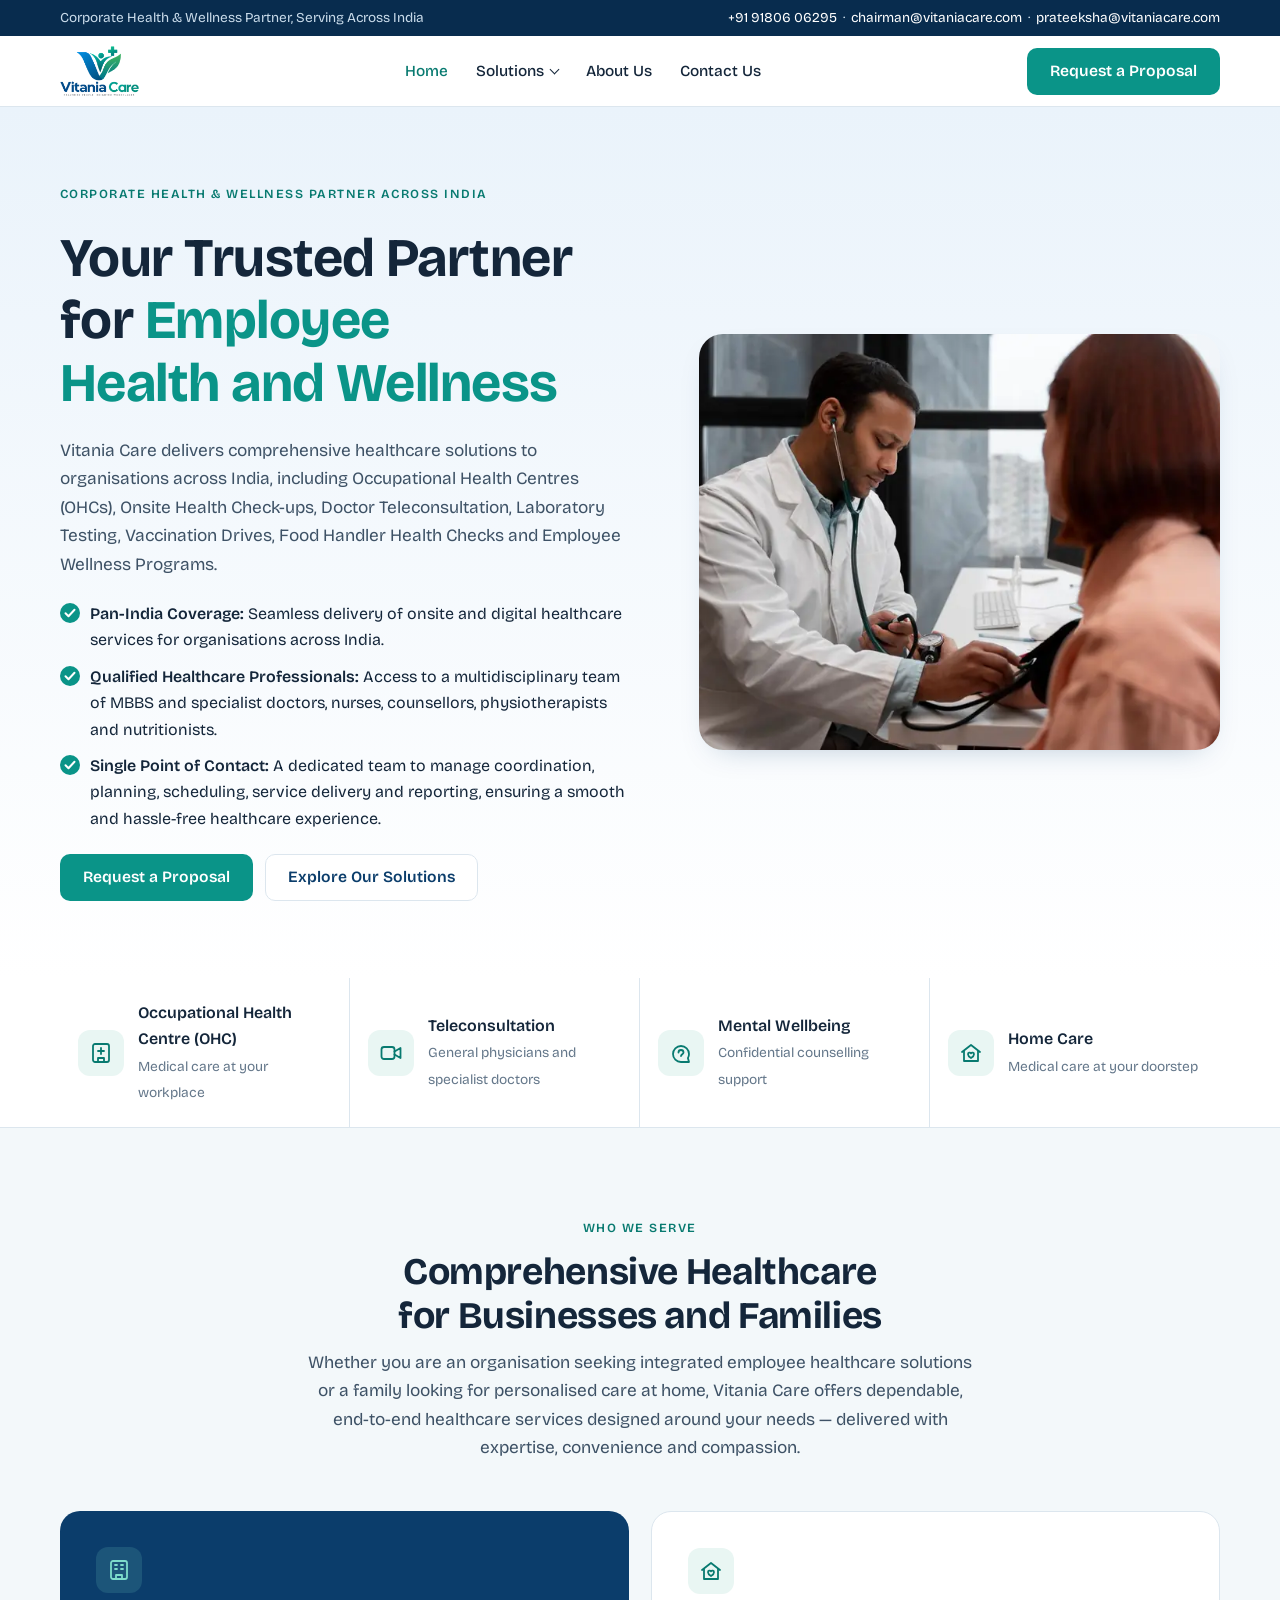
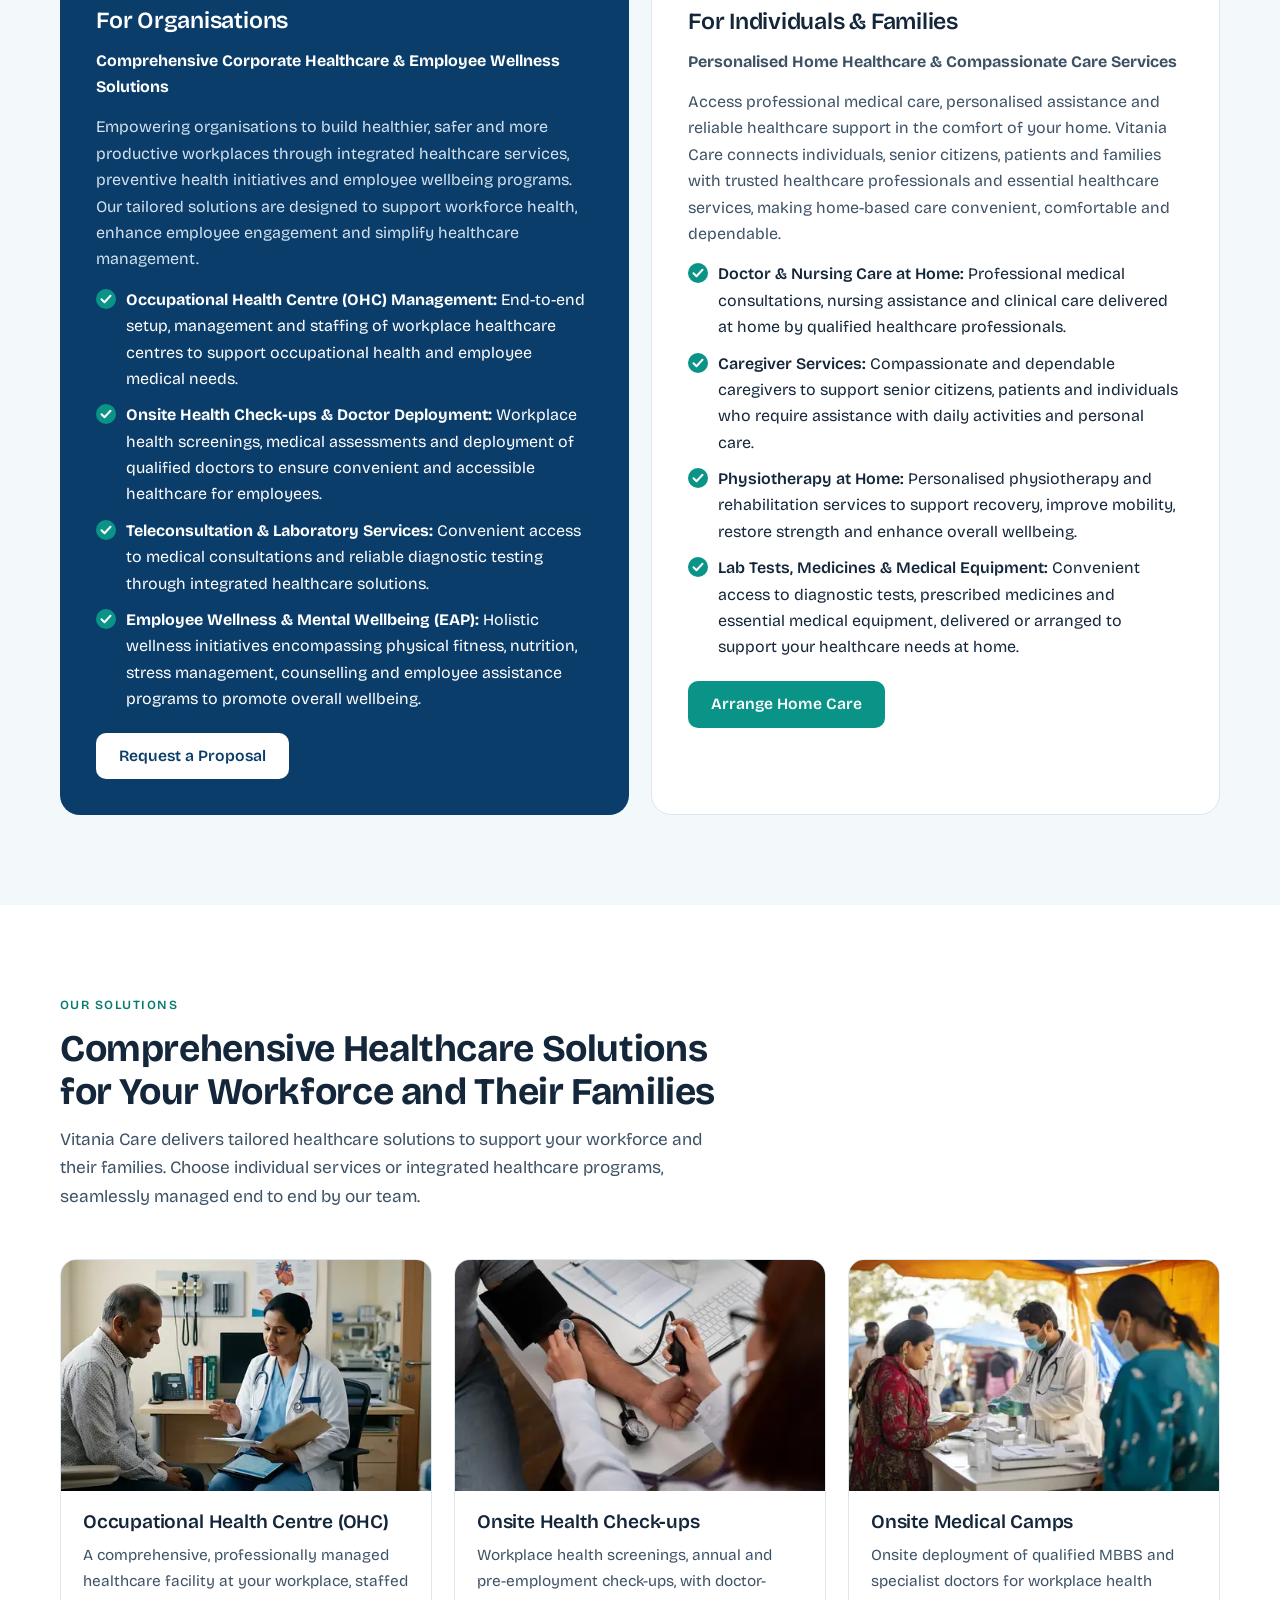
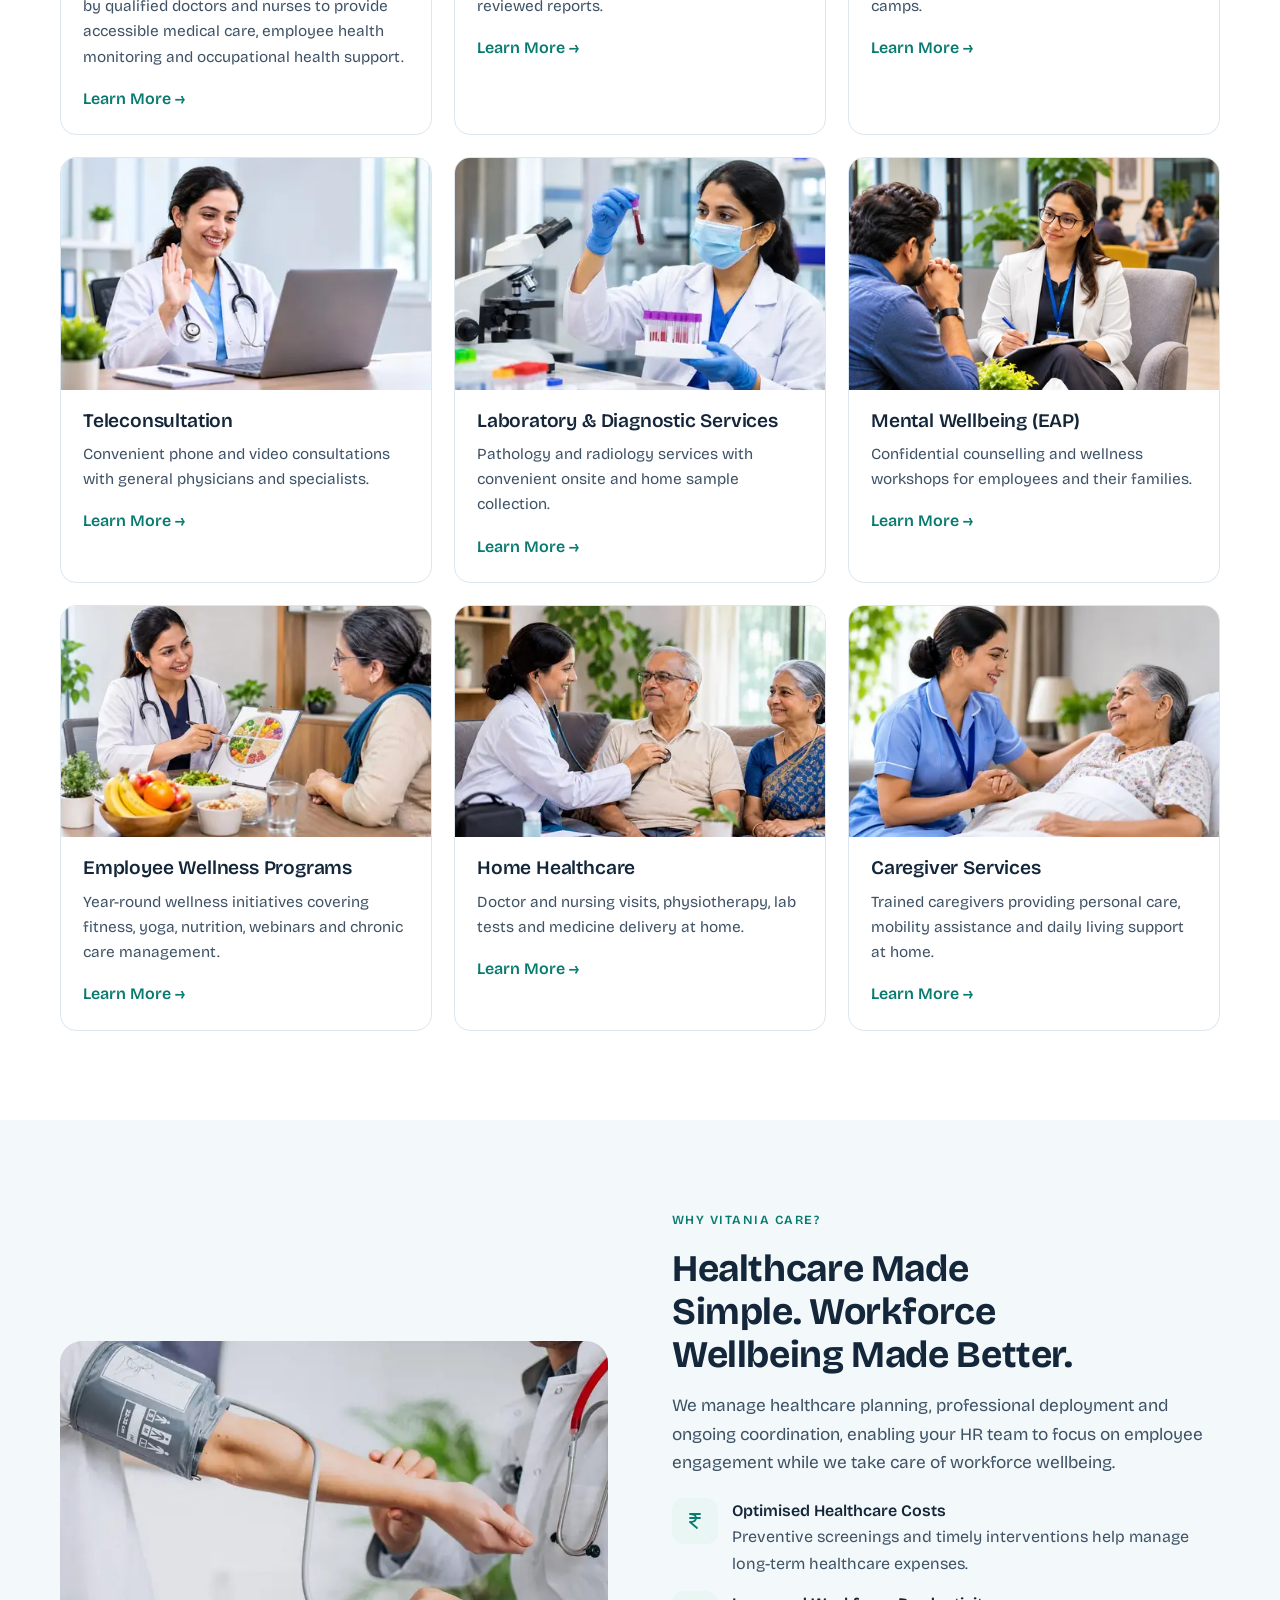
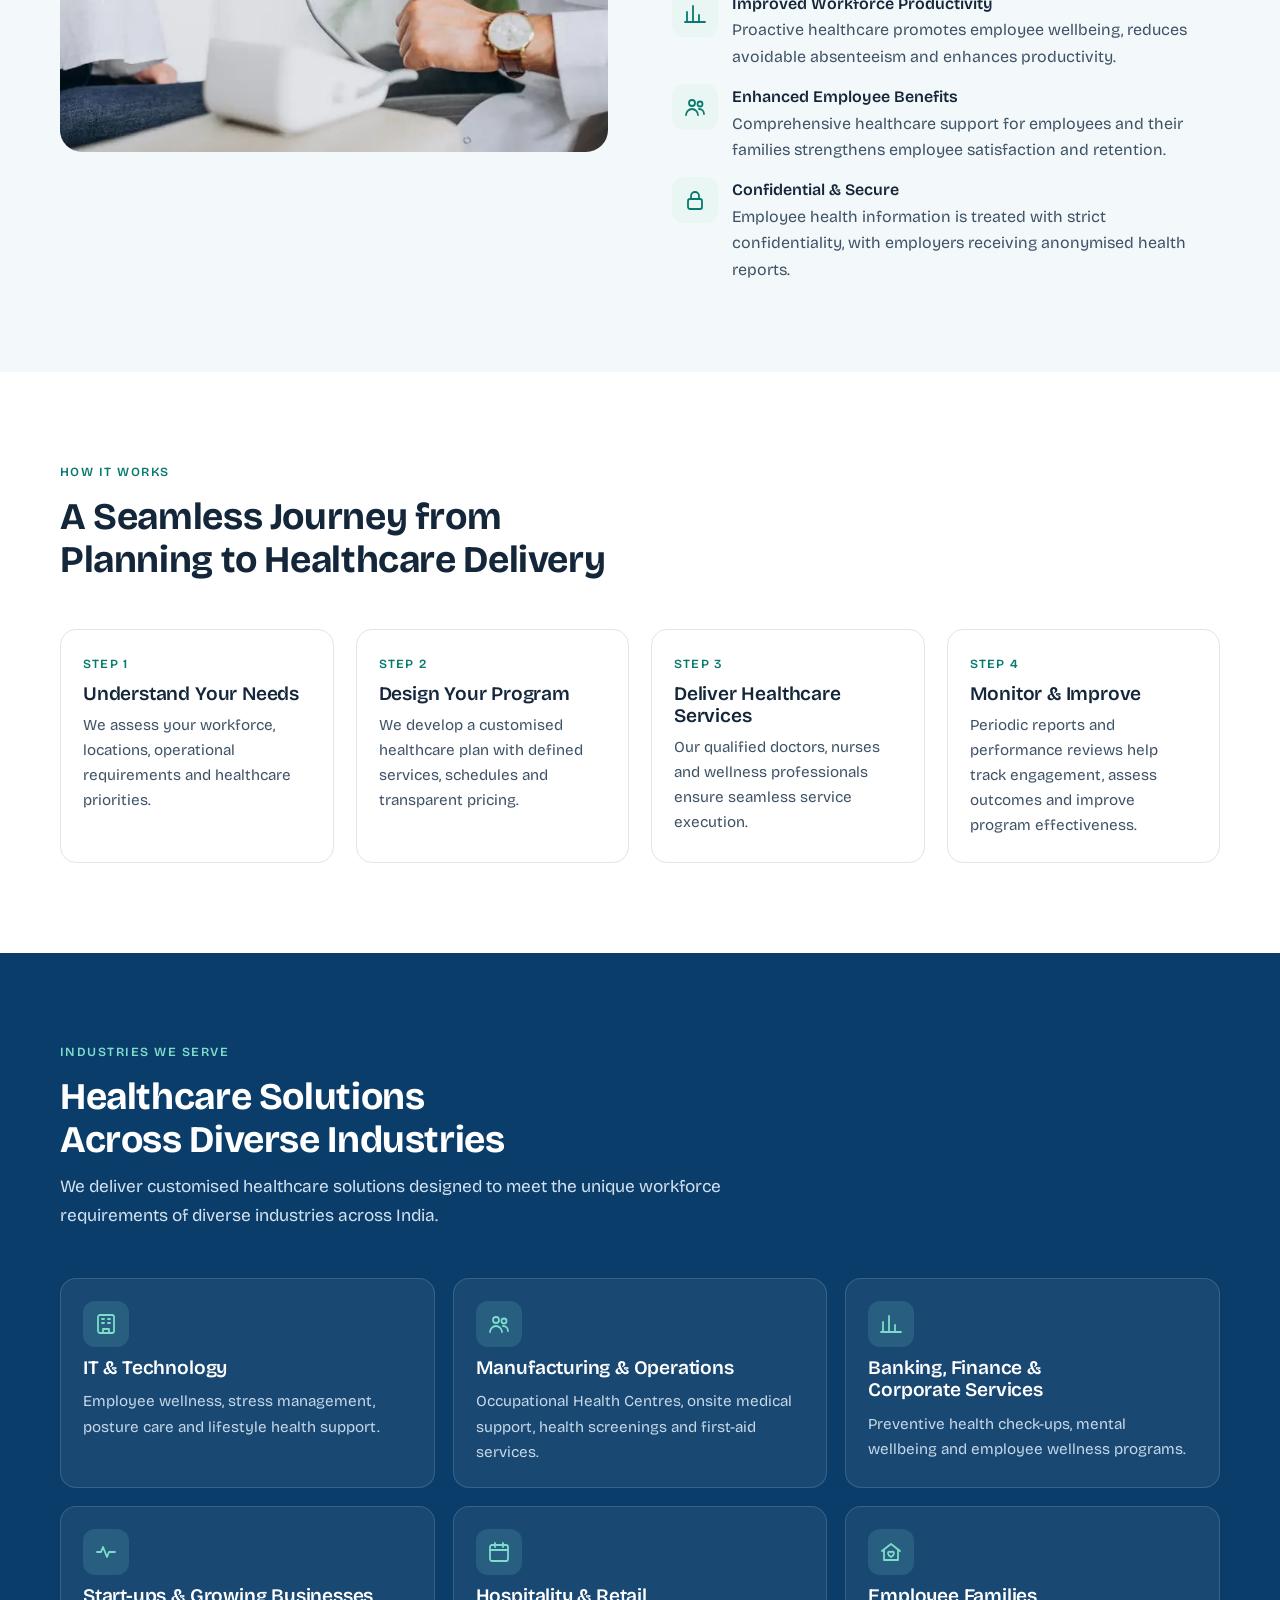
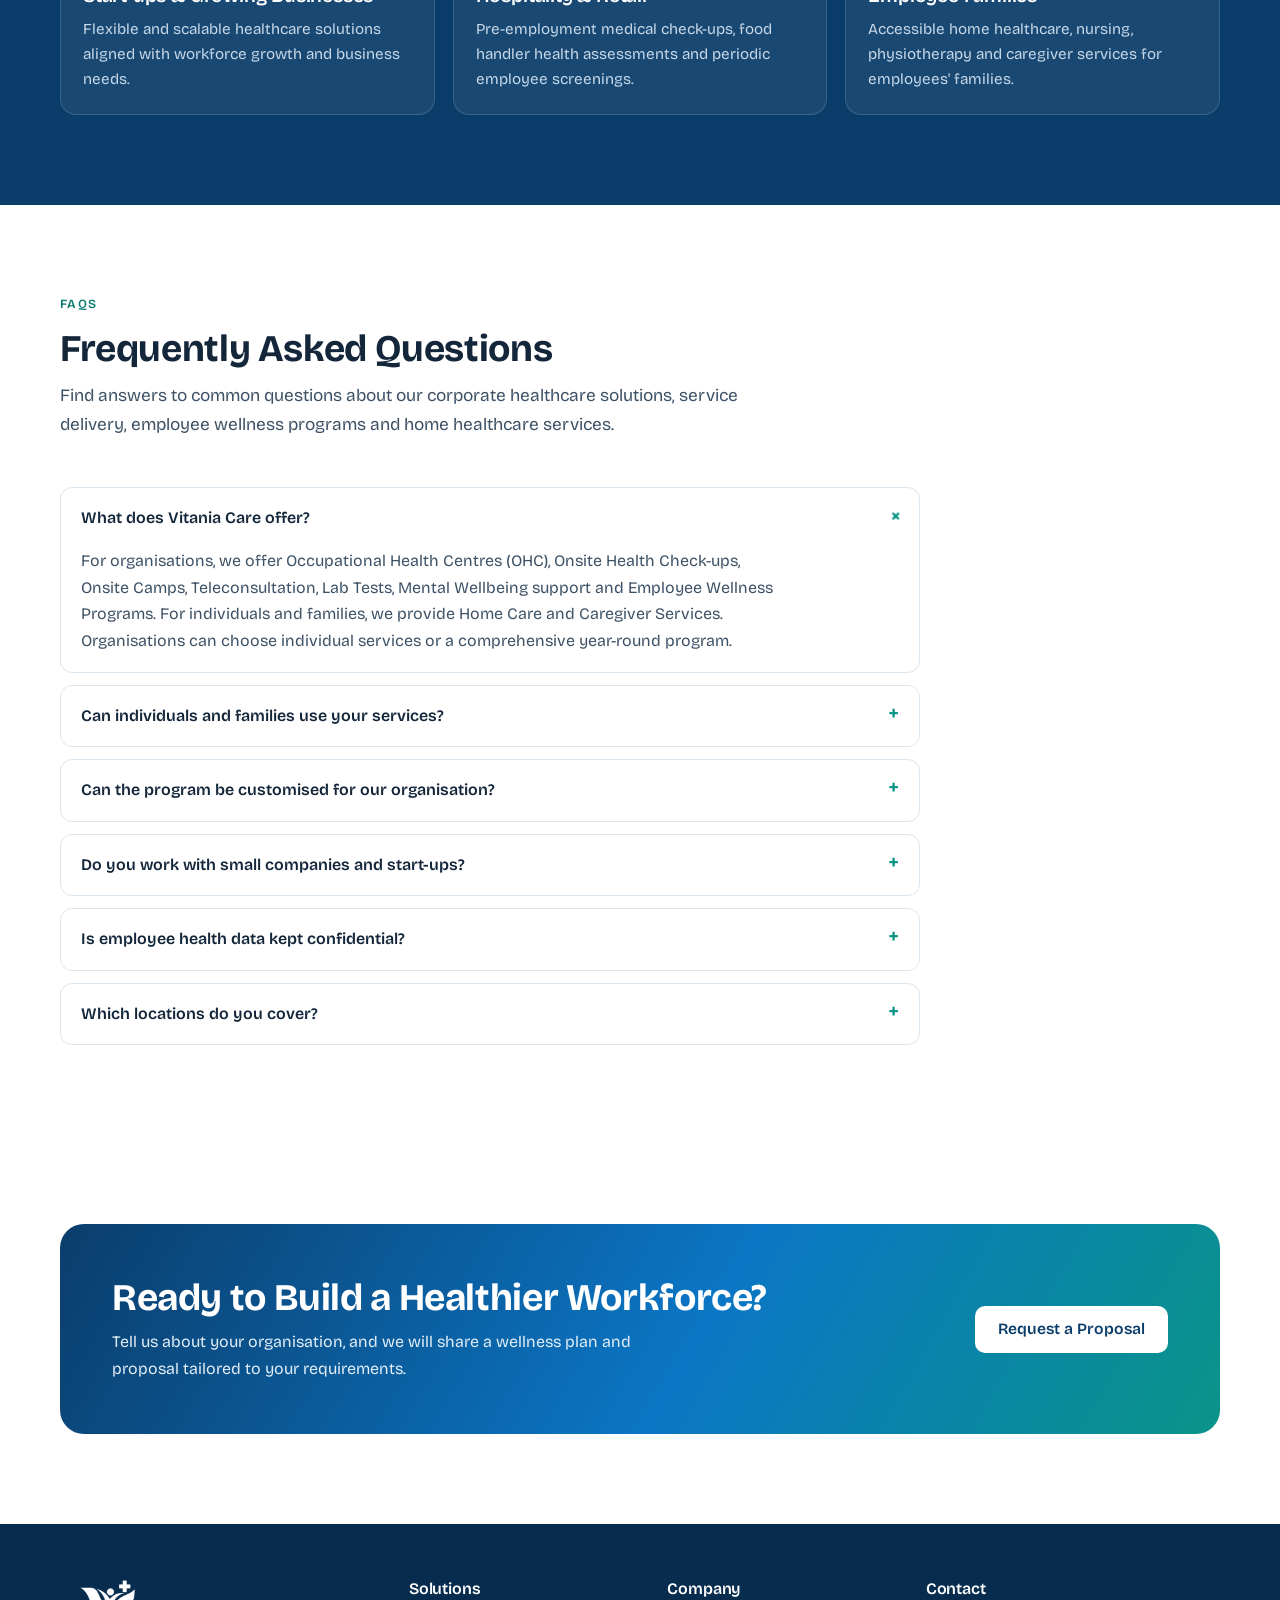
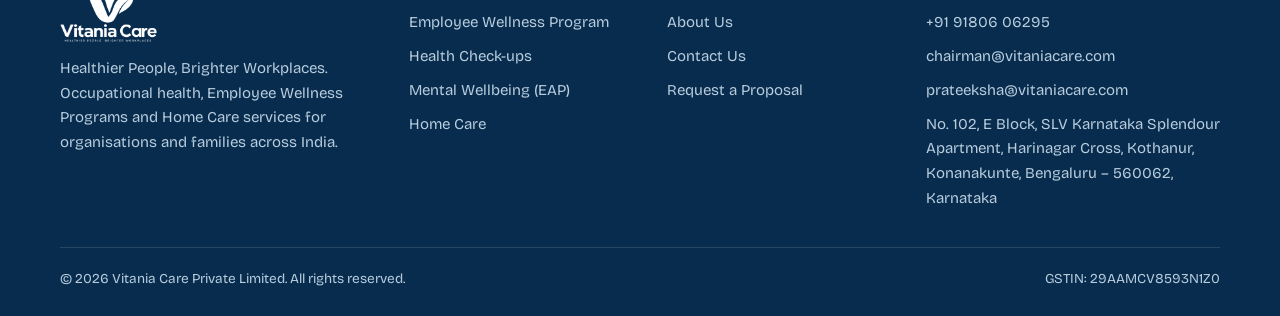
<file: index.html>
<!doctype html>
<html lang="en-IN">
<head>
<meta charset="utf-8">
<meta name="viewport" content="width=device-width, initial-scale=1, viewport-fit=cover">
<title>Vitania Care | Corporate Health & Wellness Partner Across India</title>
<meta name="claude:viewport-fit-sides" content="cover">
<meta name="description" content="Corporate health and wellness services across India: Occupational Health Centres, Onsite Health Check-ups, Onsite Camps, Teleconsultation, Lab Tests, Mental Wellbeing support and Home Care.">
<link rel="canonical" href="https://naveenfreelancer2829-art.github.io/vitania-care-website/">
<meta name="robots" content="index, follow, max-image-preview:large">
<meta name="theme-color" content="#0B3D6B">
<meta property="og:type" content="website"><meta property="og:site_name" content="Vitania Care"><meta property="og:locale" content="en_IN">
<meta property="og:title" content="Vitania Care | Corporate Health & Wellness Partner Across India"><meta property="og:description" content="Corporate health and wellness services across India: Occupational Health Centres, Onsite Health Check-ups, Onsite Camps, Teleconsultation, Lab Tests, Mental Wellbeing support and Home Care."><meta property="og:url" content="https://naveenfreelancer2829-art.github.io/vitania-care-website/">
<meta property="og:image" content="https://naveenfreelancer2829-art.github.io/vitania-care-website/assets/og-image.jpg"><meta name="twitter:card" content="summary_large_image">
<link rel="icon" type="image/png" sizes="32x32" href="assets/favicon-32.png"><link rel="apple-touch-icon" href="assets/apple-touch-icon.png">
<link rel="preconnect" href="https://fonts.googleapis.com"><link rel="preconnect" href="https://fonts.gstatic.com" crossorigin>
<link rel="stylesheet" href="https://fonts.googleapis.com/css2?family=Bricolage+Grotesque:opsz,wght@12..96,300;12..96,400;12..96,500;12..96,600;12..96,700&display=swap">
<link rel="stylesheet" href="styles.css?v=20261121b">
<script type="application/ld+json">{"@context": "https://schema.org", "@graph": [{"@type": "MedicalBusiness", "@id": "https://naveenfreelancer2829-art.github.io/vitania-care-website/#org", "name": "Vitania Care", "legalName": "Vitania Care Private Limited", "slogan": "Healthier People, Brighter Workplaces", "url": "https://naveenfreelancer2829-art.github.io/vitania-care-website/", "logo": "https://naveenfreelancer2829-art.github.io/vitania-care-website/assets/logo.png", "image": "https://naveenfreelancer2829-art.github.io/vitania-care-website/assets/og-image.jpg", "email": "chairman@vitaniacare.com", "taxID": "29AAMCV8593N1Z0", "address": {"@type": "PostalAddress", "streetAddress": "No. 102, E Block, SLV Karnataka Splendour Apartment, Harinagar Cross, Kothanur, Konanakunte", "addressLocality": "Bengaluru", "addressRegion": "Karnataka", "postalCode": "560062", "addressCountry": "IN"}, "areaServed": {"@type": "Country", "name": "India"}, "founder": [{"@type": "Person", "name": "Sanjeet Kumar", "jobTitle": "Founder & CEO"}, {"@type": "Person", "name": "Prateeksha Devadiga", "jobTitle": "Co-Founder & Head of Operations"}], "telephone": "+91 91806 06295"}, {"@type": "WebPage", "url": "https://naveenfreelancer2829-art.github.io/vitania-care-website/", "name": "Vitania Care | Corporate Health & Wellness Partner Across India", "description": "Corporate health and wellness services across India: Occupational Health Centres, Onsite Health Check-ups, Onsite Camps, Teleconsultation, Lab Tests, Mental Wellbeing support and Home Care.", "inLanguage": "en-IN", "about": {"@id": "https://naveenfreelancer2829-art.github.io/vitania-care-website/#org"}}, {"@type": "FAQPage", "mainEntity": [{"@type": "Question", "name": "What does Vitania Care offer?", "acceptedAnswer": {"@type": "Answer", "text": "For organisations, we offer Occupational Health Centres (OHC), Onsite Health Check-ups, Onsite Camps, Teleconsultation, Lab Tests, Mental Wellbeing support and Employee Wellness Programs. For individuals and families, we provide Home Care and Caregiver Services. Organisations can choose individual services or a comprehensive year-round program."}}, {"@type": "Question", "name": "Can individuals and families use your services?", "acceptedAnswer": {"@type": "Answer", "text": "Yes. Individuals and families can book Home Care, Caregiver Services, physiotherapy, lab tests at home, and medicines and medical equipment directly with us."}}, {"@type": "Question", "name": "Can the program be customised for our organisation?", "acceptedAnswer": {"@type": "Answer", "text": "Yes. Every program is planned around your team size, office locations, work shifts, health priorities and budget."}}, {"@type": "Question", "name": "Do you work with small companies and start-ups?", "acceptedAnswer": {"@type": "Answer", "text": "Yes. We work with organisations of all sizes, from early-stage start-ups to large enterprises with multiple offices."}}, {"@type": "Question", "name": "Is employee health data kept confidential?", "acceptedAnswer": {"@type": "Answer", "text": "Yes. Individual health records are shared only with the employee concerned. Employers receive anonymised, summary-level reports."}}, {"@type": "Question", "name": "Which locations do you cover?", "acceptedAnswer": {"@type": "Answer", "text": "We cover locations across India. Onsite services, such as Occupational Health Centres, Onsite Health Check-ups and Onsite Camps, are arranged at your office locations, while Teleconsultation, counselling, webinars and seminars are available nationwide."}}]}]}</script>
</head>
<body>
<div class="topbar"><div class="wrap">
  <span>Corporate Health &amp; Wellness Partner, Serving Across India</span>
  <span><a href="tel:+919180606295">+91 91806 06295</a> &nbsp;·&nbsp; <a href="mailto:chairman@vitaniacare.com">chairman@vitaniacare.com</a> &nbsp;·&nbsp; <a href="mailto:prateeksha@vitaniacare.com">prateeksha@vitaniacare.com</a></span>
</div></div>
<header class="site"><div class="wrap bar">
  <a class="brand" href="index.html" aria-label="Vitania Care home"><img src="assets/logo.webp" alt="Vitania Care" width="300" height="191"></a>
  <nav class="main" id="nav" aria-label="Main"><ul>
    <li><a href="index.html" aria-current="page">Home</a></li>
    <li class="dd"><a href="employee-wellness.html">Solutions</a><ul><li><a href="employee-wellness.html">Employee Wellness Program<small>OHC, Teleconsultation and year-round wellness</small></a></li><li><a href="health-checkups.html">Health Check-ups<small>Onsite check-ups, camps and lab tests</small></a></li><li><a href="mental-wellbeing.html">Mental Wellbeing (EAP)<small>Confidential counselling for employees</small></a></li><li><a href="home-care.html">Home Care<small>Doctors, nurses and caregivers at home</small></a></li></ul></li>
    <li><a href="about.html">About Us</a></li>
    <li><a href="contact.html">Contact Us</a></li>
  </ul></nav>
  <a class="btn btn-primary" href="contact.html">Request a Proposal</a>
  <button class="menu-btn" id="menuBtn" type="button" aria-expanded="false" aria-controls="nav">Menu</button>
</div></header>
<main>
<section class="hero"><div class="wrap hero-grid">
  <div class="hero-copy">
    <span class="eyebrow">Corporate Health &amp; Wellness Partner Across India</span>
    <h1>Your Trusted Partner for <span class="accent">Employee Health and Wellness</span></h1>
    <p class="lede">Vitania Care delivers comprehensive healthcare solutions to organisations across India, including Occupational Health Centres (OHCs), Onsite Health Check-ups, Doctor Teleconsultation, Laboratory Testing, Vaccination Drives, Food Handler Health Checks and Employee Wellness Programs.</p>
    <ul class="ticks"><li><span><b>Pan-India Coverage:</b> Seamless delivery of onsite and digital healthcare services for organisations across India.</span></li><li><span><b>Qualified Healthcare Professionals:</b> Access to a multidisciplinary team of MBBS and specialist doctors, nurses, counsellors, physiotherapists and nutritionists.</span></li><li><span><b>Single Point of Contact:</b> A dedicated team to manage coordination, planning, scheduling, service delivery and reporting, ensuring a smooth and hassle-free healthcare experience.</span></li></ul>
    <div class="cta-row"><a class="btn btn-primary" href="contact.html">Request a Proposal</a><a class="btn btn-outline" href="#solutions">Explore Our Solutions</a></div>
  </div>
  <div class="hero-media">
    <img src="assets/photos/doctor-bp-check-800.webp" srcset="assets/photos/doctor-bp-check-480.webp 480w, assets/photos/doctor-bp-check-800.webp 800w, assets/photos/doctor-bp-check-1200.webp 1200w" sizes="(max-width:900px) 92vw, 560px" alt="Doctor checking a patient's blood pressure during a health check-up" width="800" height="640" fetchpriority="high" decoding="async">
  </div>
</div></section>

<div class="pillars"><div class="wrap"><ul>
  <li><span class="ico"><svg viewBox="0 0 24 24" fill="none" stroke="currentColor" stroke-width="1.8" stroke-linecap="round" stroke-linejoin="round" aria-hidden="true"><rect x="4" y="3" width="16" height="18" rx="2"/><path d="M12 7v6M9 10h6M9 21v-4h6v4"/></svg></span><span><b>Occupational Health Centre (OHC)</b><small>Medical care at your workplace</small></span></li>
  <li><span class="ico"><svg viewBox="0 0 24 24" fill="none" stroke="currentColor" stroke-width="1.8" stroke-linecap="round" stroke-linejoin="round" aria-hidden="true"><rect x="2.5" y="6" width="13" height="12" rx="2.5"/><path d="M15.5 10.5l6-3.5v10l-6-3.5"/></svg></span><span><b>Teleconsultation</b><small>General physicians and specialist doctors</small></span></li>
  <li><span class="ico"><svg viewBox="0 0 24 24" fill="none" stroke="currentColor" stroke-width="1.8" stroke-linecap="round" stroke-linejoin="round" aria-hidden="true"><path d="M12 21c-4.5 0-8-3.5-8-8a8 8 0 0 1 16 0c0 1.5-.4 2.9-1.1 4.1L20 21h-8z"/><path d="M9.5 11.5a2.5 2.5 0 0 1 5 0c0 1.5-2.5 2-2.5 3.5"/></svg></span><span><b>Mental Wellbeing</b><small>Confidential counselling support</small></span></li>
  <li><span class="ico"><svg viewBox="0 0 24 24" fill="none" stroke="currentColor" stroke-width="1.8" stroke-linecap="round" stroke-linejoin="round" aria-hidden="true"><path d="M3 11l9-7 9 7"/><path d="M5 10v10h14V10"/><path d="M12 17s-3-1.8-3-3.8a1.6 1.6 0 0 1 3-.8 1.6 1.6 0 0 1 3 .8c0 2-3 3.8-3 3.8z"/></svg></span><span><b>Home Care</b><small>Medical care at your doorstep</small></span></li>
</ul></div></div>

<section class="soft"><div class="wrap">
  <div class="head center"><span class="eyebrow">Who We Serve</span><h2>Comprehensive Healthcare for Businesses and Families</h2>
    <p class="lede">Whether you are an organisation seeking integrated employee healthcare solutions or a family looking for personalised care at home, Vitania Care offers dependable, end-to-end healthcare services designed around your needs — delivered with expertise, convenience and compassion.</p></div>
  <div class="audience">
    <div class="aud aud-org">
      <span class="ico"><svg viewBox="0 0 24 24" fill="none" stroke="currentColor" stroke-width="1.8" stroke-linecap="round" stroke-linejoin="round" aria-hidden="true"><rect x="4" y="3" width="16" height="18" rx="2"/><path d="M9 21v-4h6v4M8 7h2M14 7h2M8 11h2M14 11h2"/></svg></span>
      <h3>For Organisations</h3>
      <p><b>Comprehensive Corporate Healthcare &amp; Employee Wellness Solutions</b></p>
      <p>Empowering organisations to build healthier, safer and more productive workplaces through integrated healthcare services, preventive health initiatives and employee wellbeing programs. Our tailored solutions are designed to support workforce health, enhance employee engagement and simplify healthcare management.</p>
      <ul class="ticks"><li><span><b>Occupational Health Centre (OHC) Management:</b> End-to-end setup, management and staffing of workplace healthcare centres to support occupational health and employee medical needs.</span></li><li><span><b>Onsite Health Check-ups &amp; Doctor Deployment:</b> Workplace health screenings, medical assessments and deployment of qualified doctors to ensure convenient and accessible healthcare for employees.</span></li><li><span><b>Teleconsultation &amp; Laboratory Services:</b> Convenient access to medical consultations and reliable diagnostic testing through integrated healthcare solutions.</span></li><li><span><b>Employee Wellness &amp; Mental Wellbeing (EAP):</b> Holistic wellness initiatives encompassing physical fitness, nutrition, stress management, counselling and employee assistance programs to promote overall wellbeing.</span></li></ul>
      <a class="btn btn-white" href="contact.html">Request a Proposal</a>
    </div>
    <div class="aud aud-family">
      <span class="ico"><svg viewBox="0 0 24 24" fill="none" stroke="currentColor" stroke-width="1.8" stroke-linecap="round" stroke-linejoin="round" aria-hidden="true"><path d="M3 11l9-7 9 7"/><path d="M5 10v10h14V10"/><path d="M12 17s-3-1.8-3-3.8a1.6 1.6 0 0 1 3-.8 1.6 1.6 0 0 1 3 .8c0 2-3 3.8-3 3.8z"/></svg></span>
      <h3>For Individuals &amp; Families</h3>
      <p><b>Personalised Home Healthcare &amp; Compassionate Care Services</b></p>
      <p>Access professional medical care, personalised assistance and reliable healthcare support in the comfort of your home. Vitania Care connects individuals, senior citizens, patients and families with trusted healthcare professionals and essential healthcare services, making home-based care convenient, comfortable and dependable.</p>
      <ul class="ticks"><li><span><b>Doctor &amp; Nursing Care at Home:</b> Professional medical consultations, nursing assistance and clinical care delivered at home by qualified healthcare professionals.</span></li><li><span><b>Caregiver Services:</b> Compassionate and dependable caregivers to support senior citizens, patients and individuals who require assistance with daily activities and personal care.</span></li><li><span><b>Physiotherapy at Home:</b> Personalised physiotherapy and rehabilitation services to support recovery, improve mobility, restore strength and enhance overall wellbeing.</span></li><li><span><b>Lab Tests, Medicines &amp; Medical Equipment:</b> Convenient access to diagnostic tests, prescribed medicines and essential medical equipment, delivered or arranged to support your healthcare needs at home.</span></li></ul>
      <a class="btn btn-primary" href="home-care.html#enquire">Arrange Home Care</a>
    </div>
  </div>
</div></section>

<section id="solutions"><div class="wrap">
  <div class="head"><span class="eyebrow">Our Solutions</span><h2>Comprehensive Healthcare Solutions for Your Workforce and Their Families</h2>
    <p class="lede">Vitania Care delivers tailored healthcare solutions to support your workforce and their families. Choose individual services or integrated healthcare programs, seamlessly managed end to end by our team.</p></div>
  <div class="cards"><article class="card"><img src="assets/photos/ohc-clinic-800.webp" srcset="assets/photos/ohc-clinic-480.webp 480w, assets/photos/ohc-clinic-800.webp 800w, assets/photos/ohc-clinic-1200.webp 1200w" sizes="(max-width:600px) 92vw, (max-width:980px) 46vw, 380px" alt="Doctor consulting an employee at an Occupational Health Centre" width="800" height="500" loading="lazy" decoding="async"><div class="body"><h3>Occupational Health Centre (OHC)</h3><p>A comprehensive, professionally managed healthcare facility at your workplace, staffed by qualified doctors and nurses to provide accessible medical care, employee health monitoring and occupational health support.</p><a class="link" href="employee-wellness.html#ohc">Learn More →</a></div></article><article class="card"><img src="assets/photos/bp-check-800.webp" srcset="assets/photos/bp-check-480.webp 480w, assets/photos/bp-check-800.webp 800w, assets/photos/bp-check-1200.webp 1200w" sizes="(max-width:600px) 92vw, (max-width:980px) 46vw, 380px" alt="Doctor measuring an employee's blood pressure during a health check-up" width="800" height="500" loading="lazy" decoding="async"><div class="body"><h3>Onsite Health Check-ups</h3><p>Workplace health screenings, annual and pre-employment check-ups, with doctor-reviewed reports.</p><a class="link" href="health-checkups.html">Learn More →</a></div></article><article class="card"><img src="assets/photos/medical-camp-800.webp" srcset="assets/photos/medical-camp-480.webp 480w, assets/photos/medical-camp-800.webp 800w, assets/photos/medical-camp-1200.webp 1200w" sizes="(max-width:600px) 92vw, (max-width:980px) 46vw, 380px" alt="Doctors attending to employees at an onsite health camp" width="800" height="500" loading="lazy" decoding="async"><div class="body"><h3>Onsite Medical Camps</h3><p>Onsite deployment of qualified MBBS and specialist doctors for workplace health camps.</p><a class="link" href="health-checkups.html#camps">Learn More →</a></div></article><article class="card"><img src="assets/photos/online-doctor-800.webp" srcset="assets/photos/online-doctor-480.webp 480w, assets/photos/online-doctor-800.webp 800w, assets/photos/online-doctor-1200.webp 1200w" sizes="(max-width:600px) 92vw, (max-width:980px) 46vw, 380px" alt="Doctor greeting a patient during a video consultation" width="800" height="500" loading="lazy" decoding="async"><div class="body"><h3>Teleconsultation</h3><p>Convenient phone and video consultations with general physicians and specialists.</p><a class="link" href="employee-wellness.html#teleconsultation">Learn More →</a></div></article><article class="card"><img src="assets/photos/lab-test-800.webp" srcset="assets/photos/lab-test-480.webp 480w, assets/photos/lab-test-800.webp 800w, assets/photos/lab-test-1200.webp 1200w" sizes="(max-width:600px) 92vw, (max-width:980px) 46vw, 380px" alt="Laboratory technician examining a blood sample" width="800" height="500" loading="lazy" decoding="async"><div class="body"><h3>Laboratory &amp; Diagnostic Services</h3><p>Pathology and radiology services with convenient onsite and home sample collection.</p><a class="link" href="health-checkups.html#lab-tests">Learn More →</a></div></article><article class="card"><img src="assets/photos/eap-counselling-800.webp" srcset="assets/photos/eap-counselling-480.webp 480w, assets/photos/eap-counselling-800.webp 800w, assets/photos/eap-counselling-1200.webp 1200w" sizes="(max-width:600px) 92vw, (max-width:980px) 46vw, 380px" alt="Counsellor listening to an employee during a confidential session" width="800" height="500" loading="lazy" decoding="async"><div class="body"><h3>Mental Wellbeing (EAP)</h3><p>Confidential counselling and wellness workshops for employees and their families.</p><a class="link" href="mental-wellbeing.html">Learn More →</a></div></article><article class="card"><img src="assets/photos/nutrition-guidance-800.webp" srcset="assets/photos/nutrition-guidance-480.webp 480w, assets/photos/nutrition-guidance-800.webp 800w, assets/photos/nutrition-guidance-1200.webp 1200w" sizes="(max-width:600px) 92vw, (max-width:980px) 46vw, 380px" alt="Nutritionist explaining a balanced diet plan to a client" width="800" height="500" loading="lazy" decoding="async"><div class="body"><h3>Employee Wellness Programs</h3><p>Year-round wellness initiatives covering fitness, yoga, nutrition, webinars and chronic care management.</p><a class="link" href="employee-wellness.html">Learn More →</a></div></article><article class="card"><img src="assets/photos/doctor-home-visit-800.webp" srcset="assets/photos/doctor-home-visit-480.webp 480w, assets/photos/doctor-home-visit-800.webp 800w, assets/photos/doctor-home-visit-1200.webp 1200w" sizes="(max-width:600px) 92vw, (max-width:980px) 46vw, 380px" alt="Doctor examining an elderly man at home" width="800" height="500" loading="lazy" decoding="async"><div class="body"><h3>Home Healthcare</h3><p>Doctor and nursing visits, physiotherapy, lab tests and medicine delivery at home.</p><a class="link" href="home-care.html">Learn More →</a></div></article><article class="card"><img src="assets/photos/nurse-elderly-care-800.webp" srcset="assets/photos/nurse-elderly-care-480.webp 480w, assets/photos/nurse-elderly-care-800.webp 800w, assets/photos/nurse-elderly-care-1200.webp 1200w" sizes="(max-width:600px) 92vw, (max-width:980px) 46vw, 380px" alt="Caregiver holding the hand of an elderly woman" width="800" height="500" loading="lazy" decoding="async"><div class="body"><h3>Caregiver Services</h3><p>Trained caregivers providing personal care, mobility assistance and daily living support at home.</p><a class="link" href="home-care.html#caregivers">Learn More →</a></div></article></div>
</div></section>

<section class="soft"><div class="wrap split">
  <div class="media"><img src="assets/photos/bp-monitor-800.webp" srcset="assets/photos/bp-monitor-480.webp 480w, assets/photos/bp-monitor-800.webp 800w, assets/photos/bp-monitor-1200.webp 1200w" sizes="(max-width:900px) 92vw, 560px" alt="Doctor measuring a patient's blood pressure" width="800" height="600" loading="lazy" decoding="async"></div>
  <div class="copy">
    <span class="eyebrow">Why Vitania Care?</span>
    <h2>Healthcare Made Simple. Workforce Wellbeing Made Better.</h2>
    <p class="lede">We manage healthcare planning, professional deployment and ongoing coordination, enabling your HR team to focus on employee engagement while we take care of workforce wellbeing.</p>
    <ul class="benefits"><li><span class="ico"><svg viewBox="0 0 24 24" fill="none" stroke="currentColor" stroke-width="1.8" stroke-linecap="round" stroke-linejoin="round" aria-hidden="true"><path d="M7 5h10M7 9h10M7 5c4 0 6 1.5 6 4s-2 4-6 4l7 6"/></svg></span><span><b>Optimised Healthcare Costs</b>Preventive screenings and timely interventions help manage long-term healthcare expenses.</span></li><li><span class="ico"><svg viewBox="0 0 24 24" fill="none" stroke="currentColor" stroke-width="1.8" stroke-linecap="round" stroke-linejoin="round" aria-hidden="true"><path d="M4 20V10M10 20V4M16 20v-7M22 20H2"/></svg></span><span><b>Improved Workforce Productivity</b>Proactive healthcare promotes employee wellbeing, reduces avoidable absenteeism and enhances productivity.</span></li><li><span class="ico"><svg viewBox="0 0 24 24" fill="none" stroke="currentColor" stroke-width="1.8" stroke-linecap="round" stroke-linejoin="round" aria-hidden="true"><circle cx="9" cy="8" r="3"/><path d="M3 20c0-3.3 2.7-6 6-6s6 2.7 6 6"/><circle cx="17" cy="9" r="2.5"/><path d="M16 14c2.8 0 5 2.2 5 5"/></svg></span><span><b>Enhanced Employee Benefits</b>Comprehensive healthcare support for employees and their families strengthens employee satisfaction and retention.</span></li><li><span class="ico"><svg viewBox="0 0 24 24" fill="none" stroke="currentColor" stroke-width="1.8" stroke-linecap="round" stroke-linejoin="round" aria-hidden="true"><rect x="5" y="11" width="14" height="10" rx="2"/><path d="M8 11V8a4 4 0 0 1 8 0v3"/></svg></span><span><b>Confidential &amp; Secure</b>Employee health information is treated with strict confidentiality, with employers receiving anonymised health reports.</span></li></ul>
  </div>
</div></section>

<section><div class="wrap">
  <div class="head"><span class="eyebrow">How It Works</span><h2>A Seamless Journey from Planning to Healthcare Delivery</h2></div>
  <ol class="steps"><li><h3>Understand Your Needs</h3><p>We assess your workforce, locations, operational requirements and healthcare priorities.</p></li><li><h3>Design Your Program</h3><p>We develop a customised healthcare plan with defined services, schedules and transparent pricing.</p></li><li><h3>Deliver Healthcare Services</h3><p>Our qualified doctors, nurses and wellness professionals ensure seamless service execution.</p></li><li><h3>Monitor &amp; Improve</h3><p>Periodic reports and performance reviews help track engagement, assess outcomes and improve program effectiveness.</p></li></ol>
</div></section>

<section class="band"><div class="wrap">
  <div class="head"><span class="eyebrow">Industries We Serve</span><h2>Healthcare Solutions Across Diverse Industries</h2>
    <p class="lede">We deliver customised healthcare solutions designed to meet the unique workforce requirements of diverse industries across India.</p></div>
  <div class="features"><div class="feature"><div class="ico"><svg viewBox="0 0 24 24" fill="none" stroke="currentColor" stroke-width="1.8" stroke-linecap="round" stroke-linejoin="round" aria-hidden="true"><rect x="4" y="3" width="16" height="18" rx="2"/><path d="M9 21v-4h6v4M8 7h2M14 7h2M8 11h2M14 11h2"/></svg></div><h3>IT &amp; Technology</h3><p>Employee wellness, stress management, posture care and lifestyle health support.</p></div><div class="feature"><div class="ico"><svg viewBox="0 0 24 24" fill="none" stroke="currentColor" stroke-width="1.8" stroke-linecap="round" stroke-linejoin="round" aria-hidden="true"><circle cx="9" cy="8" r="3"/><path d="M3 20c0-3.3 2.7-6 6-6s6 2.7 6 6"/><circle cx="17" cy="9" r="2.5"/><path d="M16 14c2.8 0 5 2.2 5 5"/></svg></div><h3>Manufacturing &amp; Operations</h3><p>Occupational Health Centres, onsite medical support, health screenings and first-aid services.</p></div><div class="feature"><div class="ico"><svg viewBox="0 0 24 24" fill="none" stroke="currentColor" stroke-width="1.8" stroke-linecap="round" stroke-linejoin="round" aria-hidden="true"><path d="M4 20V10M10 20V4M16 20v-7M22 20H2"/></svg></div><h3>Banking, Finance &amp; Corporate Services</h3><p>Preventive health check-ups, mental wellbeing and employee wellness programs.</p></div><div class="feature"><div class="ico"><svg viewBox="0 0 24 24" fill="none" stroke="currentColor" stroke-width="1.8" stroke-linecap="round" stroke-linejoin="round" aria-hidden="true"><path d="M3 12h4l2-5 4 10 2-5h6"/></svg></div><h3>Start-ups &amp; Growing Businesses</h3><p>Flexible and scalable healthcare solutions aligned with workforce growth and business needs.</p></div><div class="feature"><div class="ico"><svg viewBox="0 0 24 24" fill="none" stroke="currentColor" stroke-width="1.8" stroke-linecap="round" stroke-linejoin="round" aria-hidden="true"><rect x="3" y="5" width="18" height="16" rx="2"/><path d="M3 10h18M8 3v4M16 3v4"/></svg></div><h3>Hospitality &amp; Retail</h3><p>Pre-employment medical check-ups, food handler health assessments and periodic employee screenings.</p></div><div class="feature"><div class="ico"><svg viewBox="0 0 24 24" fill="none" stroke="currentColor" stroke-width="1.8" stroke-linecap="round" stroke-linejoin="round" aria-hidden="true"><path d="M3 11l9-7 9 7"/><path d="M5 10v10h14V10"/><path d="M12 17s-3-1.8-3-3.8a1.6 1.6 0 0 1 3-.8 1.6 1.6 0 0 1 3 .8c0 2-3 3.8-3 3.8z"/></svg></div><h3>Employee Families</h3><p>Accessible home healthcare, nursing, physiotherapy and caregiver services for employees' families.</p></div></div>
</div></section>
<section><div class="wrap">
  <div class="head"><span class="eyebrow">FAQs</span><h2>Frequently Asked Questions</h2><p class="lede">Find answers to common questions about our corporate healthcare solutions, service delivery, employee wellness programs and home healthcare services.</p></div>
  <div class="faq"><details open><summary>What does Vitania Care offer?</summary><p>For organisations, we offer Occupational Health Centres (OHC), Onsite Health Check-ups, Onsite Camps, Teleconsultation, Lab Tests, Mental Wellbeing support and Employee Wellness Programs. For individuals and families, we provide Home Care and Caregiver Services. Organisations can choose individual services or a comprehensive year-round program.</p></details><details><summary>Can individuals and families use your services?</summary><p>Yes. Individuals and families can book Home Care, Caregiver Services, physiotherapy, lab tests at home, and medicines and medical equipment directly with us.</p></details><details><summary>Can the program be customised for our organisation?</summary><p>Yes. Every program is planned around your team size, office locations, work shifts, health priorities and budget.</p></details><details><summary>Do you work with small companies and start-ups?</summary><p>Yes. We work with organisations of all sizes, from early-stage start-ups to large enterprises with multiple offices.</p></details><details><summary>Is employee health data kept confidential?</summary><p>Yes. Individual health records are shared only with the employee concerned. Employers receive anonymised, summary-level reports.</p></details><details><summary>Which locations do you cover?</summary><p>We cover locations across India. Onsite services, such as Occupational Health Centres, Onsite Health Check-ups and Onsite Camps, are arranged at your office locations, while Teleconsultation, counselling, webinars and seminars are available nationwide.</p></details></div></div></section>
<section><div class="wrap"><div class="cta"><div><h2>Ready to Build a Healthier Workforce?</h2><p>Tell us about your organisation, and we will share a wellness plan and proposal tailored to your requirements.</p></div>
  <a class="btn btn-white" href="contact.html">Request a Proposal</a></div></div></section>
</main>
<footer class="site"><div class="wrap">
  <div class="foot">
    <div style="display:grid;gap:14px;align-content:start">
      <img src="assets/logo-white.webp" alt="Vitania Care" width="300" height="191" loading="lazy">
      <p>Healthier People, Brighter Workplaces. Occupational health, Employee Wellness Programs and Home Care services for organisations and families across India.</p>
    </div>
    <div><h4>Solutions</h4><ul><li><a href="employee-wellness.html">Employee Wellness Program</a></li><li><a href="health-checkups.html">Health Check-ups</a></li><li><a href="mental-wellbeing.html">Mental Wellbeing (EAP)</a></li><li><a href="home-care.html">Home Care</a></li></ul></div>
    <div><h4>Company</h4><ul><li><a href="about.html">About Us</a></li><li><a href="contact.html">Contact Us</a></li><li><a href="contact.html">Request a Proposal</a></li></ul></div>
    <div><h4>Contact</h4><ul><li><a href="tel:+919180606295">+91 91806 06295</a></li><li><a href="mailto:chairman@vitaniacare.com">chairman@vitaniacare.com</a></li><li><a href="mailto:prateeksha@vitaniacare.com">prateeksha@vitaniacare.com</a></li><li>No. 102, E Block, SLV Karnataka Splendour Apartment, Harinagar Cross, Kothanur, Konanakunte, Bengaluru – 560062, Karnataka</li></ul></div>
  </div>
  <div class="legal"><span>© 2026 Vitania Care Private Limited. All rights reserved.</span><span>GSTIN: 29AAMCV8593N1Z0</span></div>
</div></footer>
<script src="site.js" defer></script>
</body>
</html>
</file>
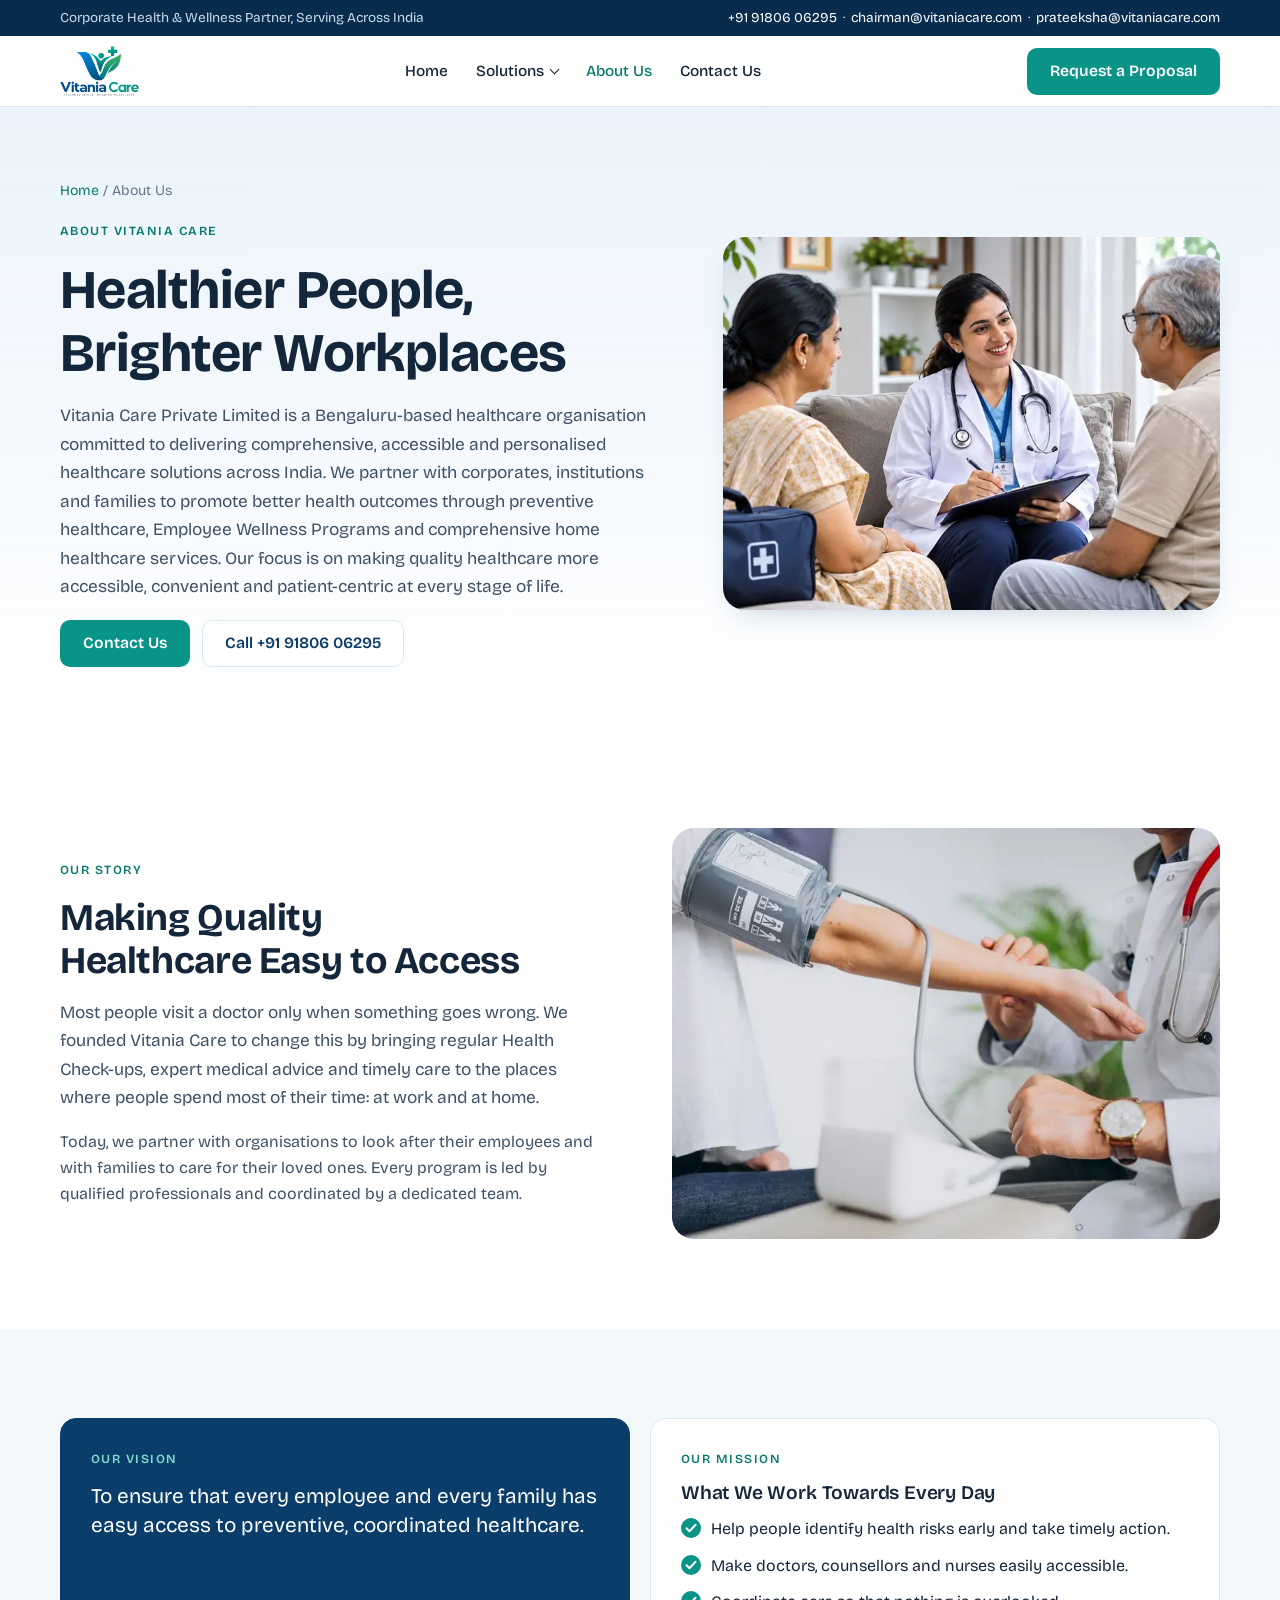
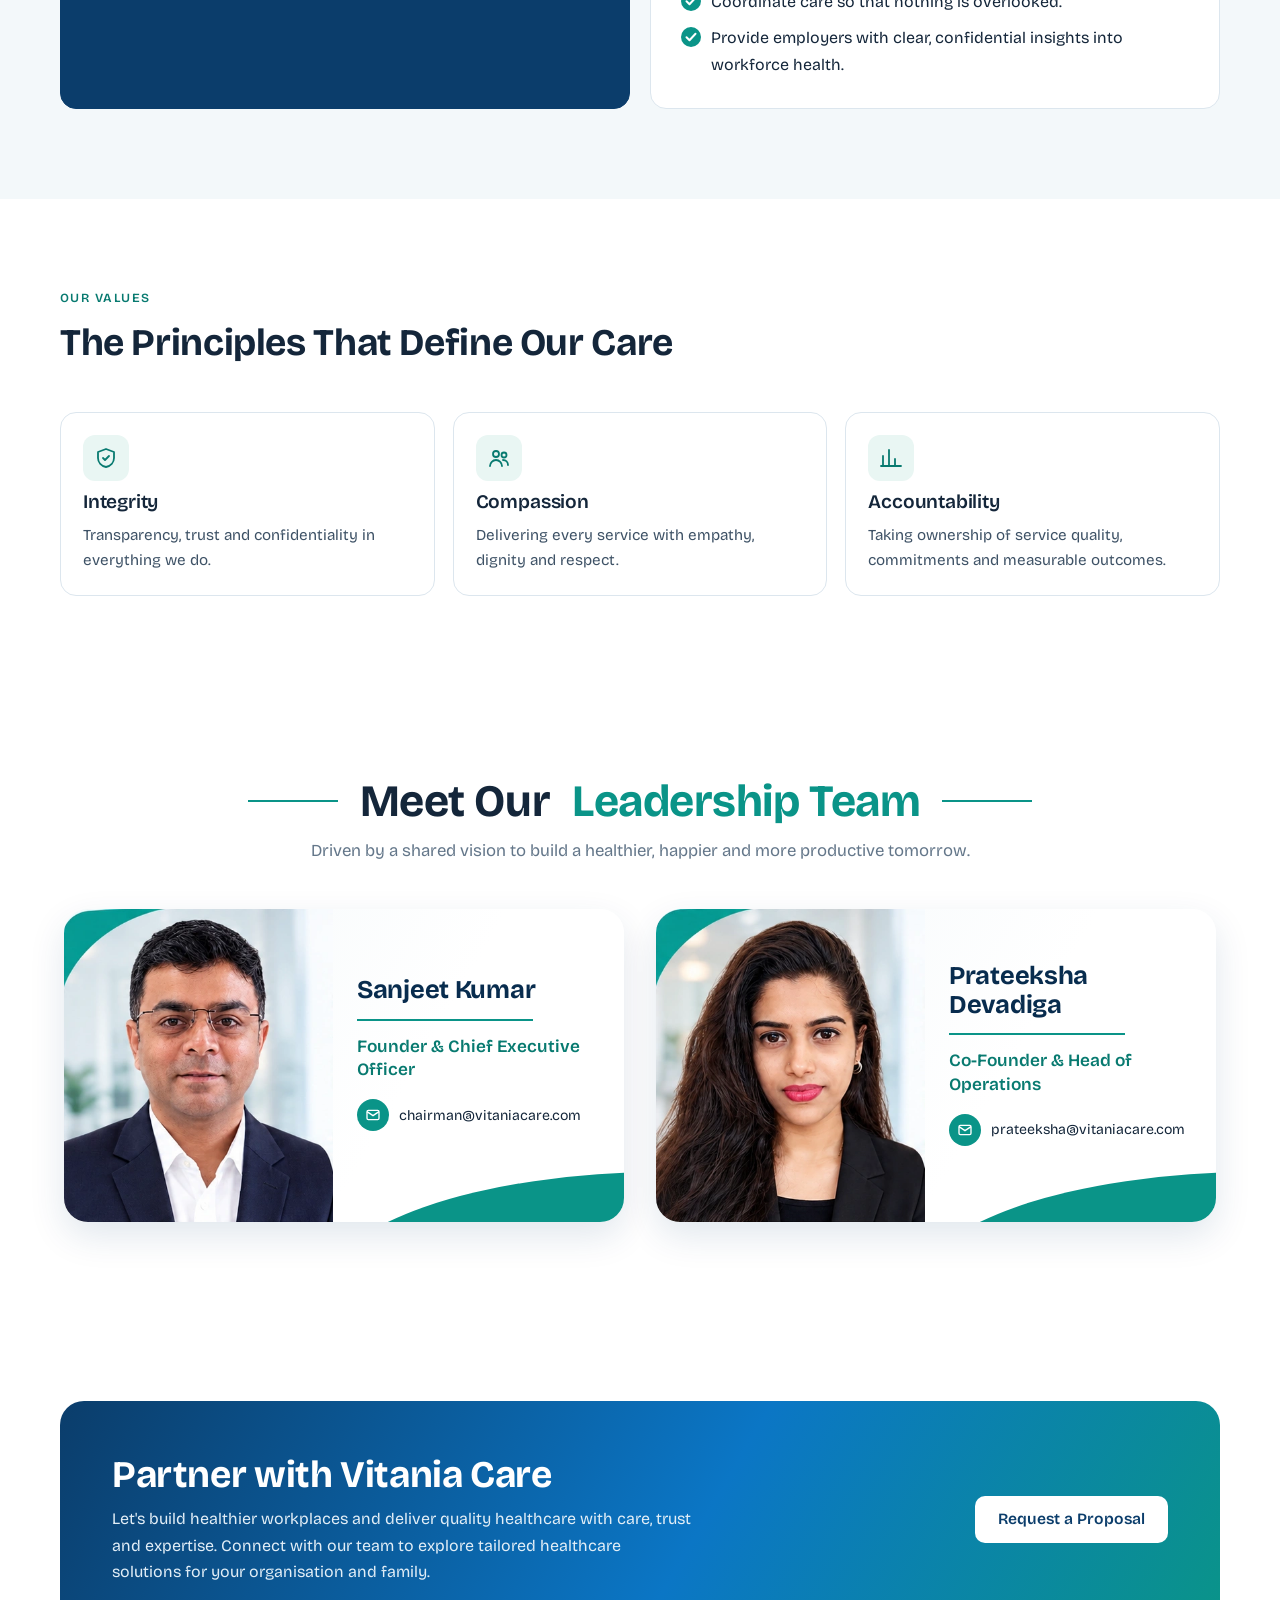
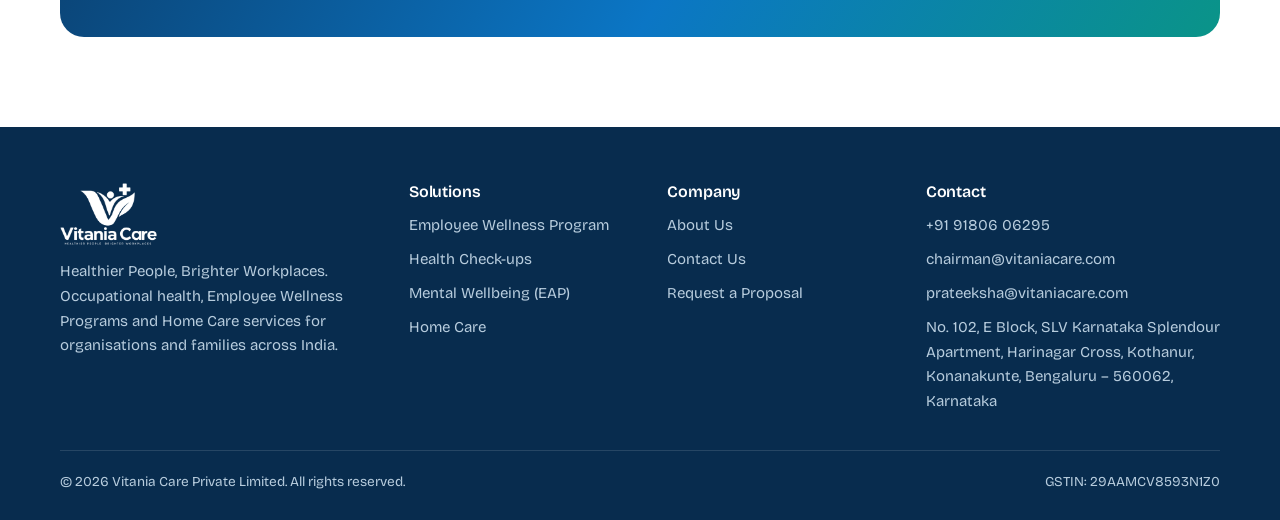
<file: about.html>
<!doctype html>
<html lang="en-IN">
<head>
<meta charset="utf-8">
<meta name="viewport" content="width=device-width, initial-scale=1, viewport-fit=cover">
<title>About Us | Vitania Care Private Limited</title>
<meta name="claude:viewport-fit-sides" content="cover">
<meta name="description" content="Vitania Care Private Limited is a Bengaluru-based healthcare organisation delivering Employee Wellness Programs, preventive healthcare and home healthcare services across India.">
<link rel="canonical" href="https://naveenfreelancer2829-art.github.io/vitania-care-website/about.html">
<meta name="robots" content="index, follow, max-image-preview:large">
<meta name="theme-color" content="#0B3D6B">
<meta property="og:type" content="website"><meta property="og:site_name" content="Vitania Care"><meta property="og:locale" content="en_IN">
<meta property="og:title" content="About Us | Vitania Care Private Limited"><meta property="og:description" content="Vitania Care Private Limited is a Bengaluru-based healthcare organisation delivering Employee Wellness Programs, preventive healthcare and home healthcare services across India."><meta property="og:url" content="https://naveenfreelancer2829-art.github.io/vitania-care-website/about.html">
<meta property="og:image" content="https://naveenfreelancer2829-art.github.io/vitania-care-website/assets/og-image.jpg"><meta name="twitter:card" content="summary_large_image">
<link rel="icon" type="image/png" sizes="32x32" href="assets/favicon-32.png"><link rel="apple-touch-icon" href="assets/apple-touch-icon.png">
<link rel="preconnect" href="https://fonts.googleapis.com"><link rel="preconnect" href="https://fonts.gstatic.com" crossorigin>
<link rel="stylesheet" href="https://fonts.googleapis.com/css2?family=Bricolage+Grotesque:opsz,wght@12..96,300;12..96,400;12..96,500;12..96,600;12..96,700&display=swap">
<link rel="stylesheet" href="styles.css?v=20261121b">
<script type="application/ld+json">{"@context": "https://schema.org", "@graph": [{"@type": "MedicalBusiness", "@id": "https://naveenfreelancer2829-art.github.io/vitania-care-website/#org", "name": "Vitania Care", "legalName": "Vitania Care Private Limited", "slogan": "Healthier People, Brighter Workplaces", "url": "https://naveenfreelancer2829-art.github.io/vitania-care-website/", "logo": "https://naveenfreelancer2829-art.github.io/vitania-care-website/assets/logo.png", "image": "https://naveenfreelancer2829-art.github.io/vitania-care-website/assets/og-image.jpg", "email": "chairman@vitaniacare.com", "taxID": "29AAMCV8593N1Z0", "address": {"@type": "PostalAddress", "streetAddress": "No. 102, E Block, SLV Karnataka Splendour Apartment, Harinagar Cross, Kothanur, Konanakunte", "addressLocality": "Bengaluru", "addressRegion": "Karnataka", "postalCode": "560062", "addressCountry": "IN"}, "areaServed": {"@type": "Country", "name": "India"}, "founder": [{"@type": "Person", "name": "Sanjeet Kumar", "jobTitle": "Founder & CEO"}, {"@type": "Person", "name": "Prateeksha Devadiga", "jobTitle": "Co-Founder & Head of Operations"}], "telephone": "+91 91806 06295"}, {"@type": "WebPage", "url": "https://naveenfreelancer2829-art.github.io/vitania-care-website/about.html", "name": "About Us | Vitania Care Private Limited", "description": "Vitania Care Private Limited is a Bengaluru-based healthcare organisation delivering Employee Wellness Programs, preventive healthcare and home healthcare services across India.", "inLanguage": "en-IN", "about": {"@id": "https://naveenfreelancer2829-art.github.io/vitania-care-website/#org"}}, {"@type": "BreadcrumbList", "itemListElement": [{"@type": "ListItem", "position": 1, "name": "Home", "item": "https://naveenfreelancer2829-art.github.io/vitania-care-website/"}, {"@type": "ListItem", "position": 2, "name": "About Us", "item": "https://naveenfreelancer2829-art.github.io/vitania-care-website/about.html"}]}]}</script>
</head>
<body>
<div class="topbar"><div class="wrap">
  <span>Corporate Health &amp; Wellness Partner, Serving Across India</span>
  <span><a href="tel:+919180606295">+91 91806 06295</a> &nbsp;·&nbsp; <a href="mailto:chairman@vitaniacare.com">chairman@vitaniacare.com</a> &nbsp;·&nbsp; <a href="mailto:prateeksha@vitaniacare.com">prateeksha@vitaniacare.com</a></span>
</div></div>
<header class="site"><div class="wrap bar">
  <a class="brand" href="index.html" aria-label="Vitania Care home"><img src="assets/logo.webp" alt="Vitania Care" width="300" height="191"></a>
  <nav class="main" id="nav" aria-label="Main"><ul>
    <li><a href="index.html">Home</a></li>
    <li class="dd"><a href="employee-wellness.html">Solutions</a><ul><li><a href="employee-wellness.html">Employee Wellness Program<small>OHC, Teleconsultation and year-round wellness</small></a></li><li><a href="health-checkups.html">Health Check-ups<small>Onsite check-ups, camps and lab tests</small></a></li><li><a href="mental-wellbeing.html">Mental Wellbeing (EAP)<small>Confidential counselling for employees</small></a></li><li><a href="home-care.html">Home Care<small>Doctors, nurses and caregivers at home</small></a></li></ul></li>
    <li><a href="about.html" aria-current="page">About Us</a></li>
    <li><a href="contact.html">Contact Us</a></li>
  </ul></nav>
  <a class="btn btn-primary" href="contact.html">Request a Proposal</a>
  <button class="menu-btn" id="menuBtn" type="button" aria-expanded="false" aria-controls="nav">Menu</button>
</div></header>
<main>
<section class="page-hero"><div class="wrap">
  <div class="copy">
    <p class="crumbs"><a href="index.html">Home</a> / About Us</p>
    <span class="eyebrow">About Vitania Care</span>
    <h1>Healthier People, Brighter Workplaces</h1>
    <p class="lede">Vitania Care Private Limited is a Bengaluru-based healthcare organisation committed to delivering comprehensive, accessible and personalised healthcare solutions across India. We partner with corporates, institutions and families to promote better health outcomes through preventive healthcare, Employee Wellness Programs and comprehensive home healthcare services. Our focus is on making quality healthcare more accessible, convenient and patient-centric at every stage of life.</p>
    <div class="cta-row"><a class="btn btn-primary" href="contact.html">Contact Us</a><a class="btn btn-outline" href="tel:+919180606295">Call +91 91806 06295</a></div>
  </div>
  <div><img src="assets/photos/family-consultation-800.webp" srcset="assets/photos/family-consultation-480.webp 480w, assets/photos/family-consultation-800.webp 800w, assets/photos/family-consultation-1200.webp 1200w" sizes="(max-width:900px) 92vw, 520px" alt="Vitania Care doctor speaking with a family" width="800" height="600" fetchpriority="high" decoding="async"></div>
</div></section>
<section><div class="wrap split">
  <div class="copy"><span class="eyebrow">Our Story</span><h2>Making Quality Healthcare Easy to Access</h2>
    <p class="lede">Most people visit a doctor only when something goes wrong. We founded Vitania Care to change this by bringing regular Health Check-ups, expert medical advice and timely care to the places where people spend most of their time: at work and at home.</p>
    <p>Today, we partner with organisations to look after their employees and with families to care for their loved ones. Every program is led by qualified professionals and coordinated by a dedicated team.</p></div>
  <div class="media"><img src="assets/photos/bp-monitor-800.webp" srcset="assets/photos/bp-monitor-480.webp 480w, assets/photos/bp-monitor-800.webp 800w, assets/photos/bp-monitor-1200.webp 1200w" sizes="(max-width:900px) 92vw, 560px" alt="Doctor measuring a patient's blood pressure" width="800" height="600" loading="lazy" decoding="async"></div>
</div></section>
<section class="soft"><div class="wrap vm">
  <div class="vision"><span class="eyebrow">Our Vision</span><p>To ensure that every employee and every family has easy access to preventive, coordinated healthcare.</p></div>
  <div><span class="eyebrow">Our Mission</span><h3>What We Work Towards Every Day</h3>
    <ul class="ticks"><li>Help people identify health risks early and take timely action.</li><li>Make doctors, counsellors and nurses easily accessible.</li><li>Coordinate care so that nothing is overlooked.</li><li>Provide employers with clear, confidential insights into workforce health.</li></ul></div>
</div></section>
<section><div class="wrap">
  <div class="head"><span class="eyebrow">Our Values</span><h2>The Principles That Define Our Care</h2></div>
  <div class="features"><div class="feature"><div class="ico"><svg viewBox="0 0 24 24" fill="none" stroke="currentColor" stroke-width="1.8" stroke-linecap="round" stroke-linejoin="round" aria-hidden="true"><path d="M12 3l8 3v6c0 4.5-3.4 8-8 9-4.6-1-8-4.5-8-9V6l8-3z"/><path d="M9 12l2 2 4-4"/></svg></div><h3>Integrity</h3><p>Transparency, trust and confidentiality in everything we do.</p></div><div class="feature"><div class="ico"><svg viewBox="0 0 24 24" fill="none" stroke="currentColor" stroke-width="1.8" stroke-linecap="round" stroke-linejoin="round" aria-hidden="true"><circle cx="9" cy="8" r="3"/><path d="M3 20c0-3.3 2.7-6 6-6s6 2.7 6 6"/><circle cx="17" cy="9" r="2.5"/><path d="M16 14c2.8 0 5 2.2 5 5"/></svg></div><h3>Compassion</h3><p>Delivering every service with empathy, dignity and respect.</p></div><div class="feature"><div class="ico"><svg viewBox="0 0 24 24" fill="none" stroke="currentColor" stroke-width="1.8" stroke-linecap="round" stroke-linejoin="round" aria-hidden="true"><path d="M4 20V10M10 20V4M16 20v-7M22 20H2"/></svg></div><h3>Accountability</h3><p>Taking ownership of service quality, commitments and measurable outcomes.</p></div></div>
</div></section>
<section style="background:#fff"><div class="wrap">
  <div class="lead-head"><h2><span class="ln"></span>Meet Our <em>Leadership Team</em><span class="ln"></span></h2><p>Driven by a shared vision to build a healthier, happier and more productive tomorrow.</p></div>
  <div class="leads">
    <div class="lead"><div class="lead-photo"><img src="assets/sanjeet-kumar-ref.webp?v=20261121b" alt="Sanjeet Kumar" loading="lazy"></div><div class="lead-info"><h3>Sanjeet Kumar</h3><span class="lead-line"></span><p class="role">Founder &amp; Chief Executive Officer</p><a class="lead-mail" href="mailto:chairman@vitaniacare.com"><i><svg viewBox="0 0 24 24" width="16" height="16" fill="none" stroke="#fff" stroke-width="2"><rect x="3" y="5" width="18" height="14" rx="2"/><path d="m3 7 9 6 9-6"/></svg></i><span>chairman<wbr>@vitaniacare.com</span></a></div></div>
    <div class="lead"><div class="lead-photo"><img src="assets/prateeksha-devadiga-ref.webp?v=20261121b" alt="Prateeksha Devadiga" loading="lazy"></div><div class="lead-info"><h3>Prateeksha Devadiga</h3><span class="lead-line"></span><p class="role">Co-Founder &amp; Head of Operations</p><a class="lead-mail" href="mailto:prateeksha@vitaniacare.com"><i><svg viewBox="0 0 24 24" width="16" height="16" fill="none" stroke="#fff" stroke-width="2"><rect x="3" y="5" width="18" height="14" rx="2"/><path d="m3 7 9 6 9-6"/></svg></i><span>prateeksha<wbr>@vitaniacare.com</span></a></div></div>
  </div>
</div></section>
<section><div class="wrap"><div class="cta"><div><h2>Partner with Vitania Care</h2><p>Let's build healthier workplaces and deliver quality healthcare with care, trust and expertise. Connect with our team to explore tailored healthcare solutions for your organisation and family.</p></div>
  <a class="btn btn-white" href="contact.html">Request a Proposal</a></div></div></section>
</main>
<footer class="site"><div class="wrap">
  <div class="foot">
    <div style="display:grid;gap:14px;align-content:start">
      <img src="assets/logo-white.webp" alt="Vitania Care" width="300" height="191" loading="lazy">
      <p>Healthier People, Brighter Workplaces. Occupational health, Employee Wellness Programs and Home Care services for organisations and families across India.</p>
    </div>
    <div><h4>Solutions</h4><ul><li><a href="employee-wellness.html">Employee Wellness Program</a></li><li><a href="health-checkups.html">Health Check-ups</a></li><li><a href="mental-wellbeing.html">Mental Wellbeing (EAP)</a></li><li><a href="home-care.html">Home Care</a></li></ul></div>
    <div><h4>Company</h4><ul><li><a href="about.html">About Us</a></li><li><a href="contact.html">Contact Us</a></li><li><a href="contact.html">Request a Proposal</a></li></ul></div>
    <div><h4>Contact</h4><ul><li><a href="tel:+919180606295">+91 91806 06295</a></li><li><a href="mailto:chairman@vitaniacare.com">chairman@vitaniacare.com</a></li><li><a href="mailto:prateeksha@vitaniacare.com">prateeksha@vitaniacare.com</a></li><li>No. 102, E Block, SLV Karnataka Splendour Apartment, Harinagar Cross, Kothanur, Konanakunte, Bengaluru – 560062, Karnataka</li></ul></div>
  </div>
  <div class="legal"><span>© 2026 Vitania Care Private Limited. All rights reserved.</span><span>GSTIN: 29AAMCV8593N1Z0</span></div>
</div></footer>
<script src="site.js" defer></script>
</body>
</html>
</file>
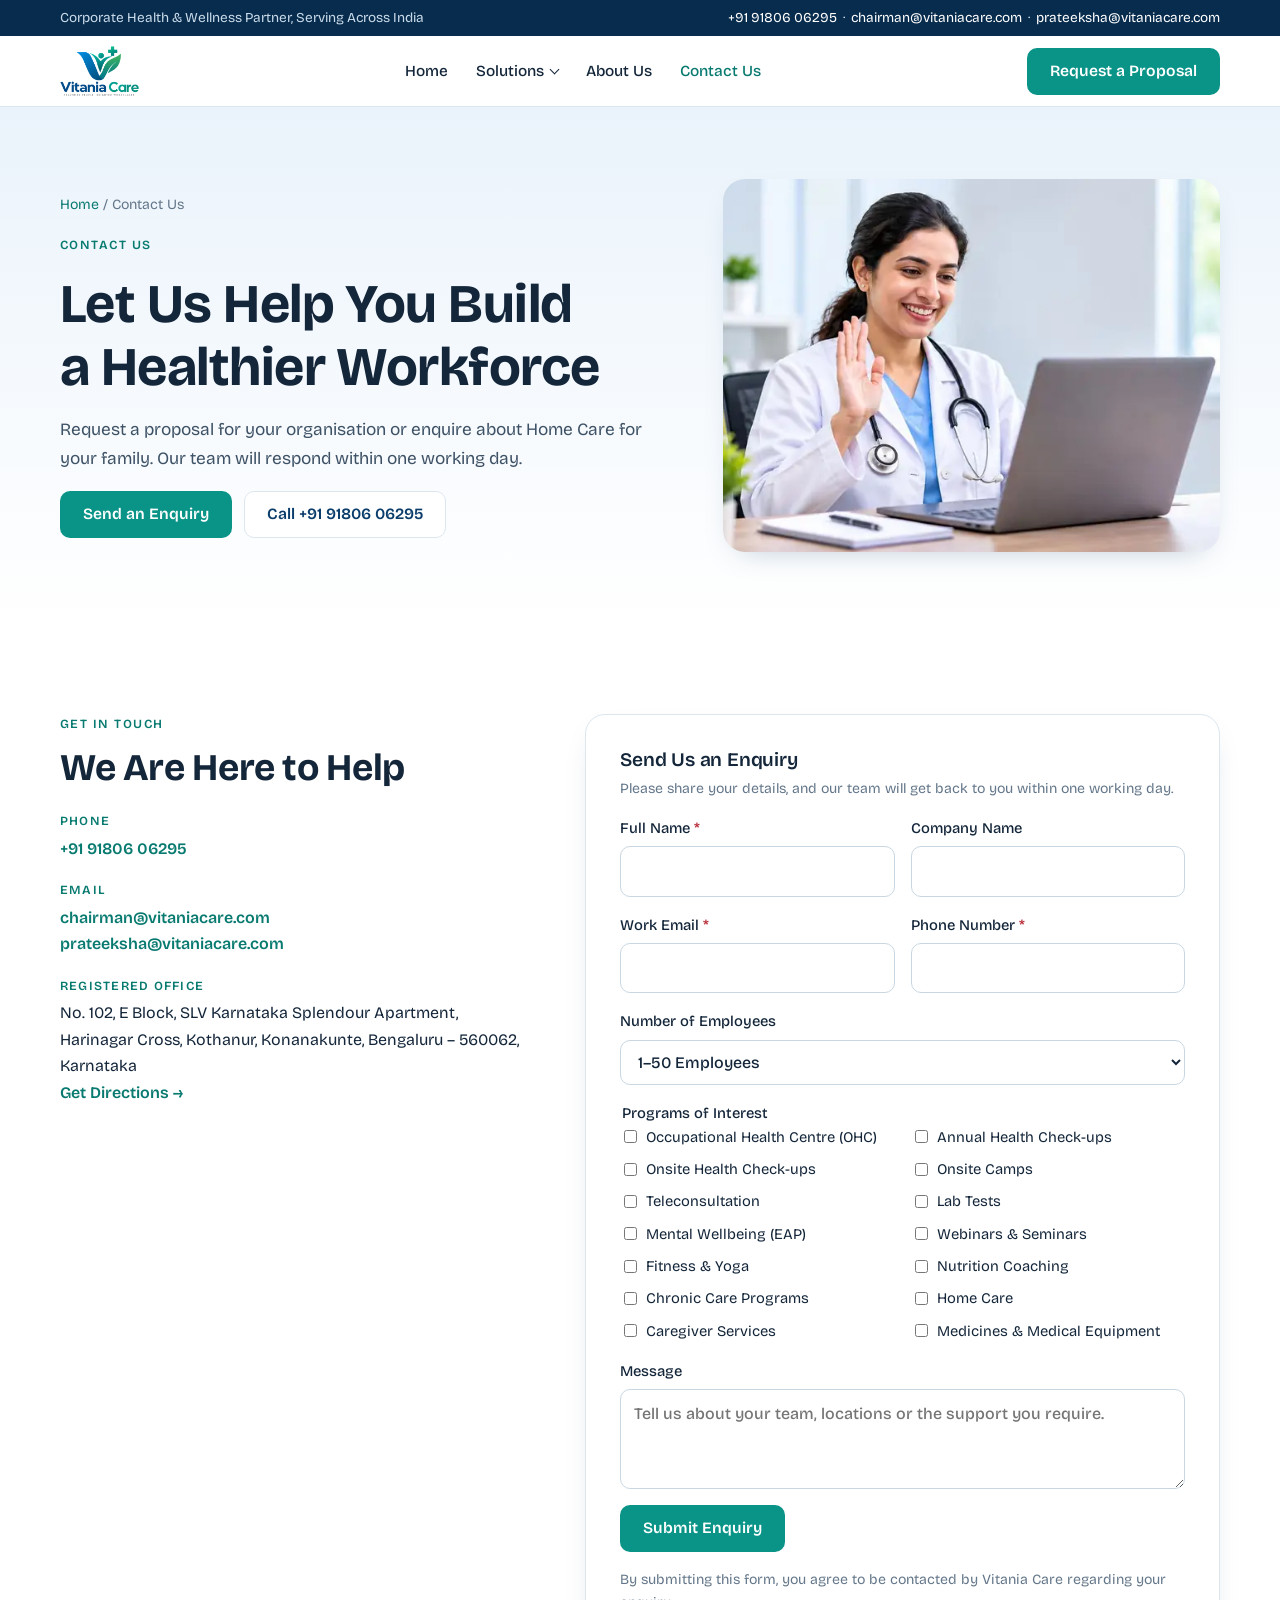
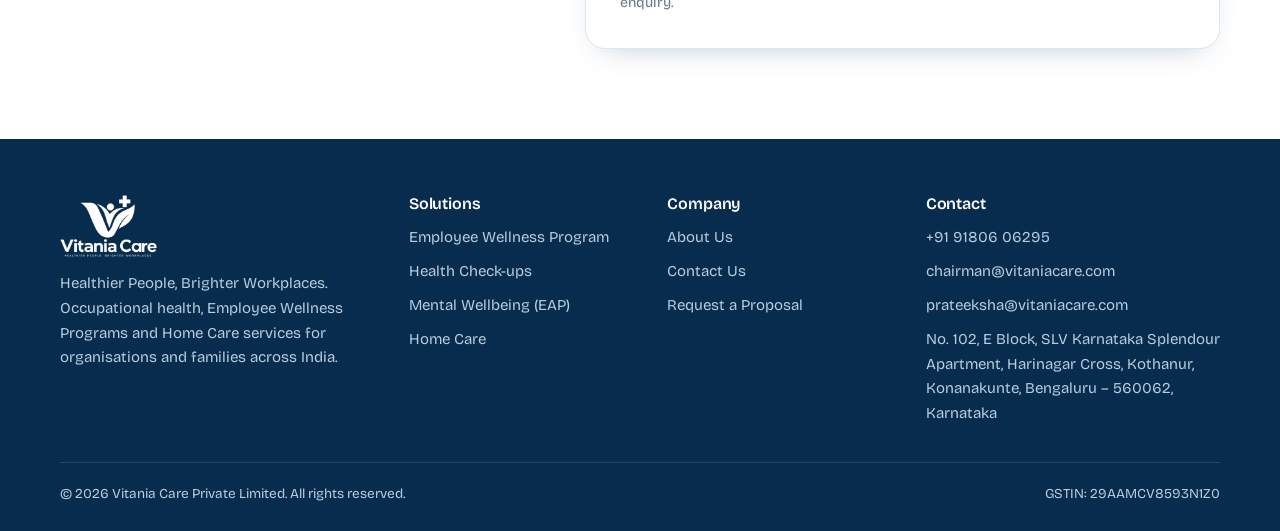
<file: contact.html>
<!doctype html>
<html lang="en-IN">
<head>
<meta charset="utf-8">
<meta name="viewport" content="width=device-width, initial-scale=1, viewport-fit=cover">
<title>Contact Us | Vitania Care</title>
<meta name="claude:viewport-fit-sides" content="cover">
<meta name="description" content="Contact Vitania Care to request an Employee Wellness Program proposal, book Health Check-ups or arrange Home Care services.">
<link rel="canonical" href="https://naveenfreelancer2829-art.github.io/vitania-care-website/contact.html">
<meta name="robots" content="index, follow, max-image-preview:large">
<meta name="theme-color" content="#0B3D6B">
<meta property="og:type" content="website"><meta property="og:site_name" content="Vitania Care"><meta property="og:locale" content="en_IN">
<meta property="og:title" content="Contact Us | Vitania Care"><meta property="og:description" content="Contact Vitania Care to request an Employee Wellness Program proposal, book Health Check-ups or arrange Home Care services."><meta property="og:url" content="https://naveenfreelancer2829-art.github.io/vitania-care-website/contact.html">
<meta property="og:image" content="https://naveenfreelancer2829-art.github.io/vitania-care-website/assets/og-image.jpg"><meta name="twitter:card" content="summary_large_image">
<link rel="icon" type="image/png" sizes="32x32" href="assets/favicon-32.png"><link rel="apple-touch-icon" href="assets/apple-touch-icon.png">
<link rel="preconnect" href="https://fonts.googleapis.com"><link rel="preconnect" href="https://fonts.gstatic.com" crossorigin>
<link rel="stylesheet" href="https://fonts.googleapis.com/css2?family=Bricolage+Grotesque:opsz,wght@12..96,300;12..96,400;12..96,500;12..96,600;12..96,700&display=swap">
<link rel="stylesheet" href="styles.css?v=20261121b">
<script type="application/ld+json">{"@context": "https://schema.org", "@graph": [{"@type": "MedicalBusiness", "@id": "https://naveenfreelancer2829-art.github.io/vitania-care-website/#org", "name": "Vitania Care", "legalName": "Vitania Care Private Limited", "slogan": "Healthier People, Brighter Workplaces", "url": "https://naveenfreelancer2829-art.github.io/vitania-care-website/", "logo": "https://naveenfreelancer2829-art.github.io/vitania-care-website/assets/logo.png", "image": "https://naveenfreelancer2829-art.github.io/vitania-care-website/assets/og-image.jpg", "email": "chairman@vitaniacare.com", "taxID": "29AAMCV8593N1Z0", "address": {"@type": "PostalAddress", "streetAddress": "No. 102, E Block, SLV Karnataka Splendour Apartment, Harinagar Cross, Kothanur, Konanakunte", "addressLocality": "Bengaluru", "addressRegion": "Karnataka", "postalCode": "560062", "addressCountry": "IN"}, "areaServed": {"@type": "Country", "name": "India"}, "founder": [{"@type": "Person", "name": "Sanjeet Kumar", "jobTitle": "Founder & CEO"}, {"@type": "Person", "name": "Prateeksha Devadiga", "jobTitle": "Co-Founder & Head of Operations"}], "telephone": "+91 91806 06295"}, {"@type": "WebPage", "url": "https://naveenfreelancer2829-art.github.io/vitania-care-website/contact.html", "name": "Contact Us | Vitania Care", "description": "Contact Vitania Care to request an Employee Wellness Program proposal, book Health Check-ups or arrange Home Care services.", "inLanguage": "en-IN", "about": {"@id": "https://naveenfreelancer2829-art.github.io/vitania-care-website/#org"}}, {"@type": "BreadcrumbList", "itemListElement": [{"@type": "ListItem", "position": 1, "name": "Home", "item": "https://naveenfreelancer2829-art.github.io/vitania-care-website/"}, {"@type": "ListItem", "position": 2, "name": "Contact Us", "item": "https://naveenfreelancer2829-art.github.io/vitania-care-website/contact.html"}]}]}</script>
</head>
<body>
<div class="topbar"><div class="wrap">
  <span>Corporate Health &amp; Wellness Partner, Serving Across India</span>
  <span><a href="tel:+919180606295">+91 91806 06295</a> &nbsp;·&nbsp; <a href="mailto:chairman@vitaniacare.com">chairman@vitaniacare.com</a> &nbsp;·&nbsp; <a href="mailto:prateeksha@vitaniacare.com">prateeksha@vitaniacare.com</a></span>
</div></div>
<header class="site"><div class="wrap bar">
  <a class="brand" href="index.html" aria-label="Vitania Care home"><img src="assets/logo.webp" alt="Vitania Care" width="300" height="191"></a>
  <nav class="main" id="nav" aria-label="Main"><ul>
    <li><a href="index.html">Home</a></li>
    <li class="dd"><a href="employee-wellness.html">Solutions</a><ul><li><a href="employee-wellness.html">Employee Wellness Program<small>OHC, Teleconsultation and year-round wellness</small></a></li><li><a href="health-checkups.html">Health Check-ups<small>Onsite check-ups, camps and lab tests</small></a></li><li><a href="mental-wellbeing.html">Mental Wellbeing (EAP)<small>Confidential counselling for employees</small></a></li><li><a href="home-care.html">Home Care<small>Doctors, nurses and caregivers at home</small></a></li></ul></li>
    <li><a href="about.html">About Us</a></li>
    <li><a href="contact.html" aria-current="page">Contact Us</a></li>
  </ul></nav>
  <a class="btn btn-primary" href="contact.html">Request a Proposal</a>
  <button class="menu-btn" id="menuBtn" type="button" aria-expanded="false" aria-controls="nav">Menu</button>
</div></header>
<main>
<section class="page-hero"><div class="wrap">
  <div class="copy">
    <p class="crumbs"><a href="index.html">Home</a> / Contact Us</p>
    <span class="eyebrow">Contact Us</span>
    <h1>Let Us Help You Build a Healthier Workforce</h1>
    <p class="lede">Request a proposal for your organisation or enquire about Home Care for your family. Our team will respond within one working day.</p>
    <div class="cta-row"><a class="btn btn-primary" href="#enquire">Send an Enquiry</a><a class="btn btn-outline" href="tel:+919180606295">Call +91 91806 06295</a></div>
  </div>
  <div><img src="assets/photos/online-doctor-800.webp" srcset="assets/photos/online-doctor-480.webp 480w, assets/photos/online-doctor-800.webp 800w, assets/photos/online-doctor-1200.webp 1200w" sizes="(max-width:900px) 92vw, 520px" alt="Vitania Care doctor greeting a patient on a video call" width="800" height="600" fetchpriority="high" decoding="async"></div>
</div></section>
<section id="enquire"><div class="wrap contact-grid">
  <div class="info">
    <div class="head" style="margin:0"><span class="eyebrow">Get in Touch</span><h2>We Are Here to Help</h2></div>
    <dl><div><dt>Phone</dt><dd><a class="link" href="tel:+919180606295">+91 91806 06295</a></dd></div><div><dt>Email</dt><dd><a class="link" href="mailto:chairman@vitaniacare.com">chairman@vitaniacare.com</a><br><a class="link" href="mailto:prateeksha@vitaniacare.com">prateeksha@vitaniacare.com</a></dd></div><div><dt>Registered Office</dt><dd>No. 102, E Block, SLV Karnataka Splendour Apartment, Harinagar Cross, Kothanur, Konanakunte, Bengaluru – 560062, Karnataka<br><a class="link" href="https://www.google.com/maps/search/?api=1&amp;query=SLV+Karnataka+Splendour+Apartment+Konanakunte+Bengaluru+560062" target="_blank" rel="noopener">Get Directions →</a></dd></div></dl>
  </div>
  <form class="enquiry" id="contact" action="https://formsubmit.co/prateeksha@vitaniacare.com" method="POST">
  <div><h3>Send Us an Enquiry</h3><p class="note" style="margin-top:6px">Please share your details, and our team will get back to you within one working day.</p></div>
  <input type="hidden" name="_subject" value="New Enquiry from the Vitania Care Website">
  <input type="hidden" name="_cc" value="chairman@vitaniacare.com">
  <input type="hidden" name="_template" value="table">
  <input type="hidden" name="_next" value="">
  <input type="text" name="_honey" style="display:none" tabindex="-1" autocomplete="off">
  <div class="row2">
    <label for="contact-name"><span>Full Name <span class="req">*</span></span><input id="contact-name" name="name" autocomplete="name" required></label>
    <label for="contact-company">Company Name<input id="contact-company" name="company" autocomplete="organization"></label>
  </div>
  <div class="row2">
    <label for="contact-email"><span>Work Email <span class="req">*</span></span><input id="contact-email" name="email" type="email" autocomplete="email" required></label>
    <label for="contact-phone"><span>Phone Number <span class="req">*</span></span><input id="contact-phone" name="phone" type="tel" autocomplete="tel" required pattern="[0-9+ ()-]{8,}"></label>
  </div>
  <label for="contact-size">Number of Employees<select id="contact-size" name="employees"><option>1–50 Employees</option><option>51–200 Employees</option><option>201–500 Employees</option><option>501–1,000 Employees</option><option>More than 1,000 Employees</option><option>Individual or Family</option></select></label>
  <fieldset><legend>Programs of Interest</legend><div class="checks"><label><input type="checkbox" name="programs" value="Occupational Health Centre (OHC)"> Occupational Health Centre (OHC)</label><label><input type="checkbox" name="programs" value="Annual Health Check-ups"> Annual Health Check-ups</label><label><input type="checkbox" name="programs" value="Onsite Health Check-ups"> Onsite Health Check-ups</label><label><input type="checkbox" name="programs" value="Onsite Camps"> Onsite Camps</label><label><input type="checkbox" name="programs" value="Teleconsultation"> Teleconsultation</label><label><input type="checkbox" name="programs" value="Lab Tests"> Lab Tests</label><label><input type="checkbox" name="programs" value="Mental Wellbeing (EAP)"> Mental Wellbeing (EAP)</label><label><input type="checkbox" name="programs" value="Webinars and Seminars"> Webinars &amp; Seminars</label><label><input type="checkbox" name="programs" value="Fitness and Yoga"> Fitness &amp; Yoga</label><label><input type="checkbox" name="programs" value="Nutrition Coaching"> Nutrition Coaching</label><label><input type="checkbox" name="programs" value="Chronic Care Programs"> Chronic Care Programs</label><label><input type="checkbox" name="programs" value="Home Care"> Home Care</label><label><input type="checkbox" name="programs" value="Caregiver Services"> Caregiver Services</label><label><input type="checkbox" name="programs" value="Medicines and Medical Equipment"> Medicines &amp; Medical Equipment</label></div></fieldset>
  <label for="contact-msg">Message<textarea id="contact-msg" name="message" placeholder="Tell us about your team, locations or the support you require."></textarea></label>
  <button class="btn btn-primary" type="submit" style="justify-self:start">Submit Enquiry</button>
  <p class="note form-note">By submitting this form, you agree to be contacted by Vitania Care regarding your enquiry.</p>
</form>
</div></section>
</main>
<footer class="site"><div class="wrap">
  <div class="foot">
    <div style="display:grid;gap:14px;align-content:start">
      <img src="assets/logo-white.webp" alt="Vitania Care" width="300" height="191" loading="lazy">
      <p>Healthier People, Brighter Workplaces. Occupational health, Employee Wellness Programs and Home Care services for organisations and families across India.</p>
    </div>
    <div><h4>Solutions</h4><ul><li><a href="employee-wellness.html">Employee Wellness Program</a></li><li><a href="health-checkups.html">Health Check-ups</a></li><li><a href="mental-wellbeing.html">Mental Wellbeing (EAP)</a></li><li><a href="home-care.html">Home Care</a></li></ul></div>
    <div><h4>Company</h4><ul><li><a href="about.html">About Us</a></li><li><a href="contact.html">Contact Us</a></li><li><a href="contact.html">Request a Proposal</a></li></ul></div>
    <div><h4>Contact</h4><ul><li><a href="tel:+919180606295">+91 91806 06295</a></li><li><a href="mailto:chairman@vitaniacare.com">chairman@vitaniacare.com</a></li><li><a href="mailto:prateeksha@vitaniacare.com">prateeksha@vitaniacare.com</a></li><li>No. 102, E Block, SLV Karnataka Splendour Apartment, Harinagar Cross, Kothanur, Konanakunte, Bengaluru – 560062, Karnataka</li></ul></div>
  </div>
  <div class="legal"><span>© 2026 Vitania Care Private Limited. All rights reserved.</span><span>GSTIN: 29AAMCV8593N1Z0</span></div>
</div></footer>
<script src="site.js" defer></script>
</body>
</html>
</file>
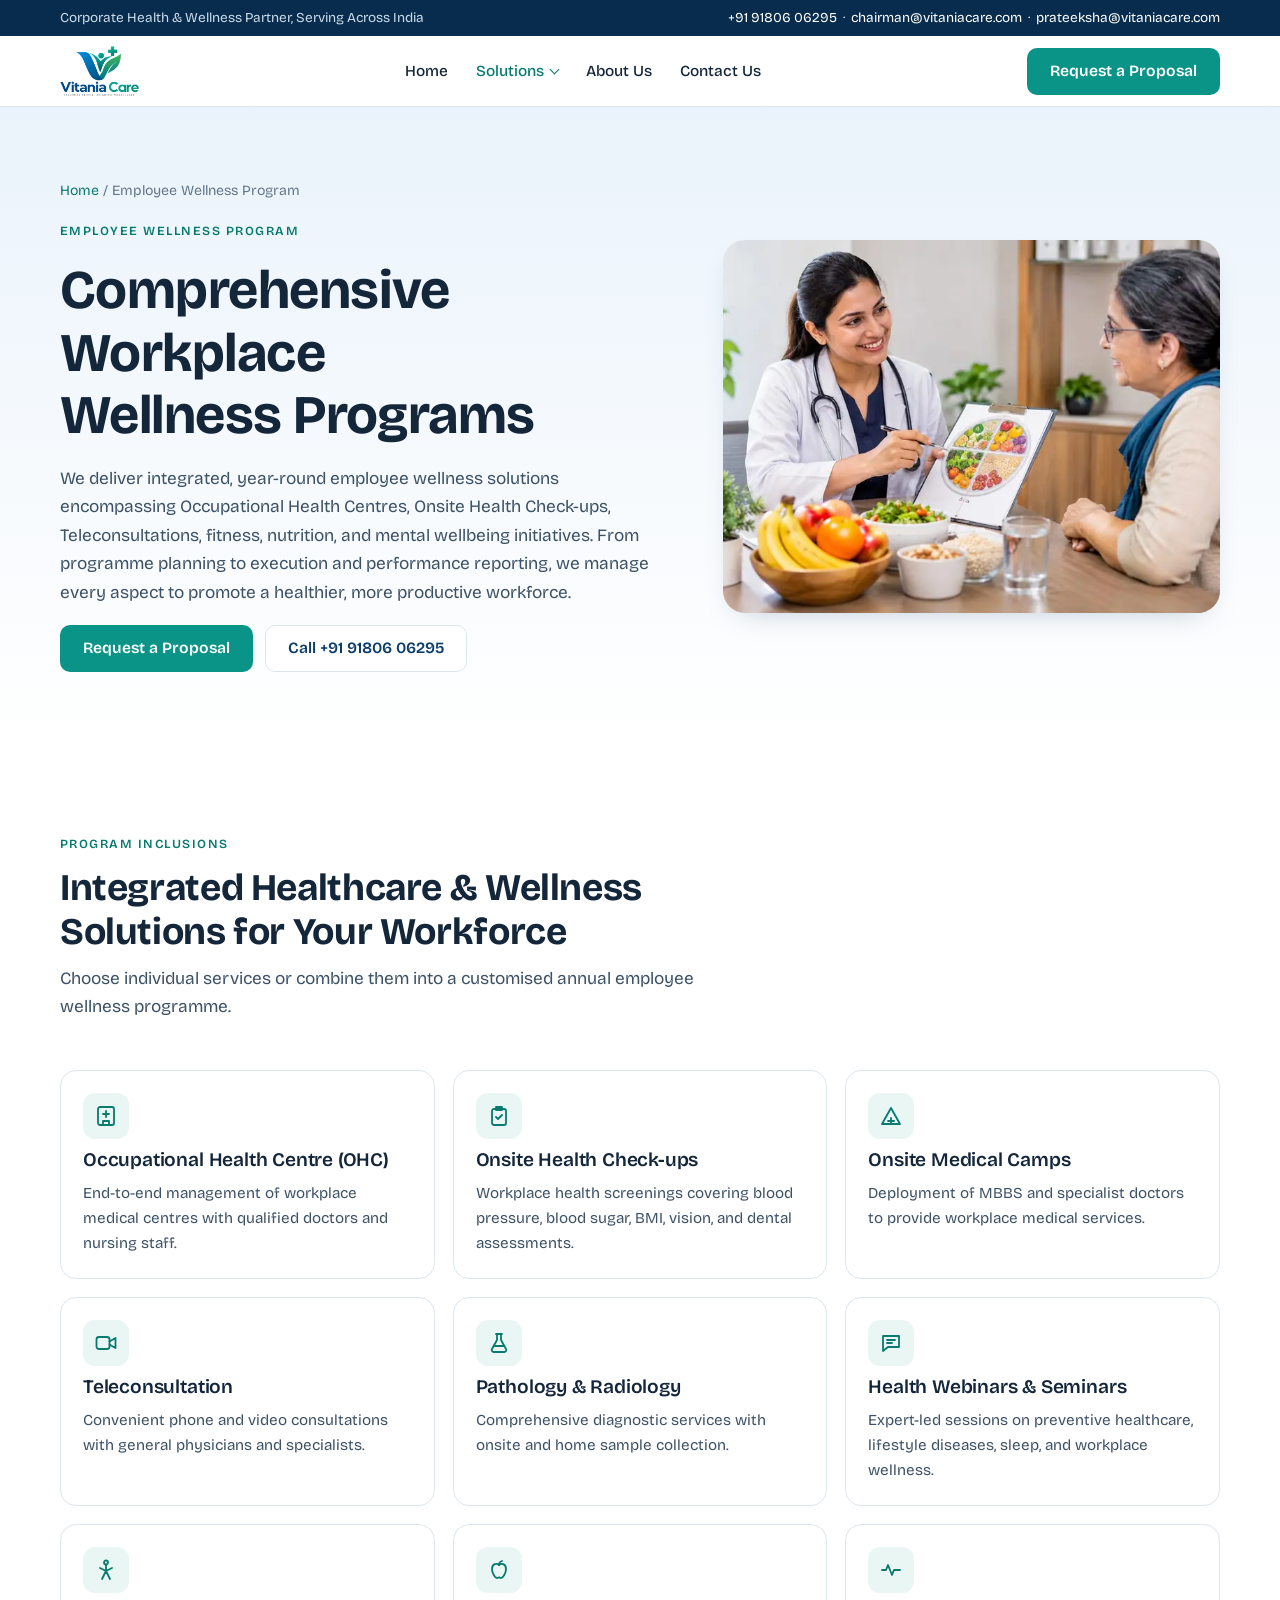
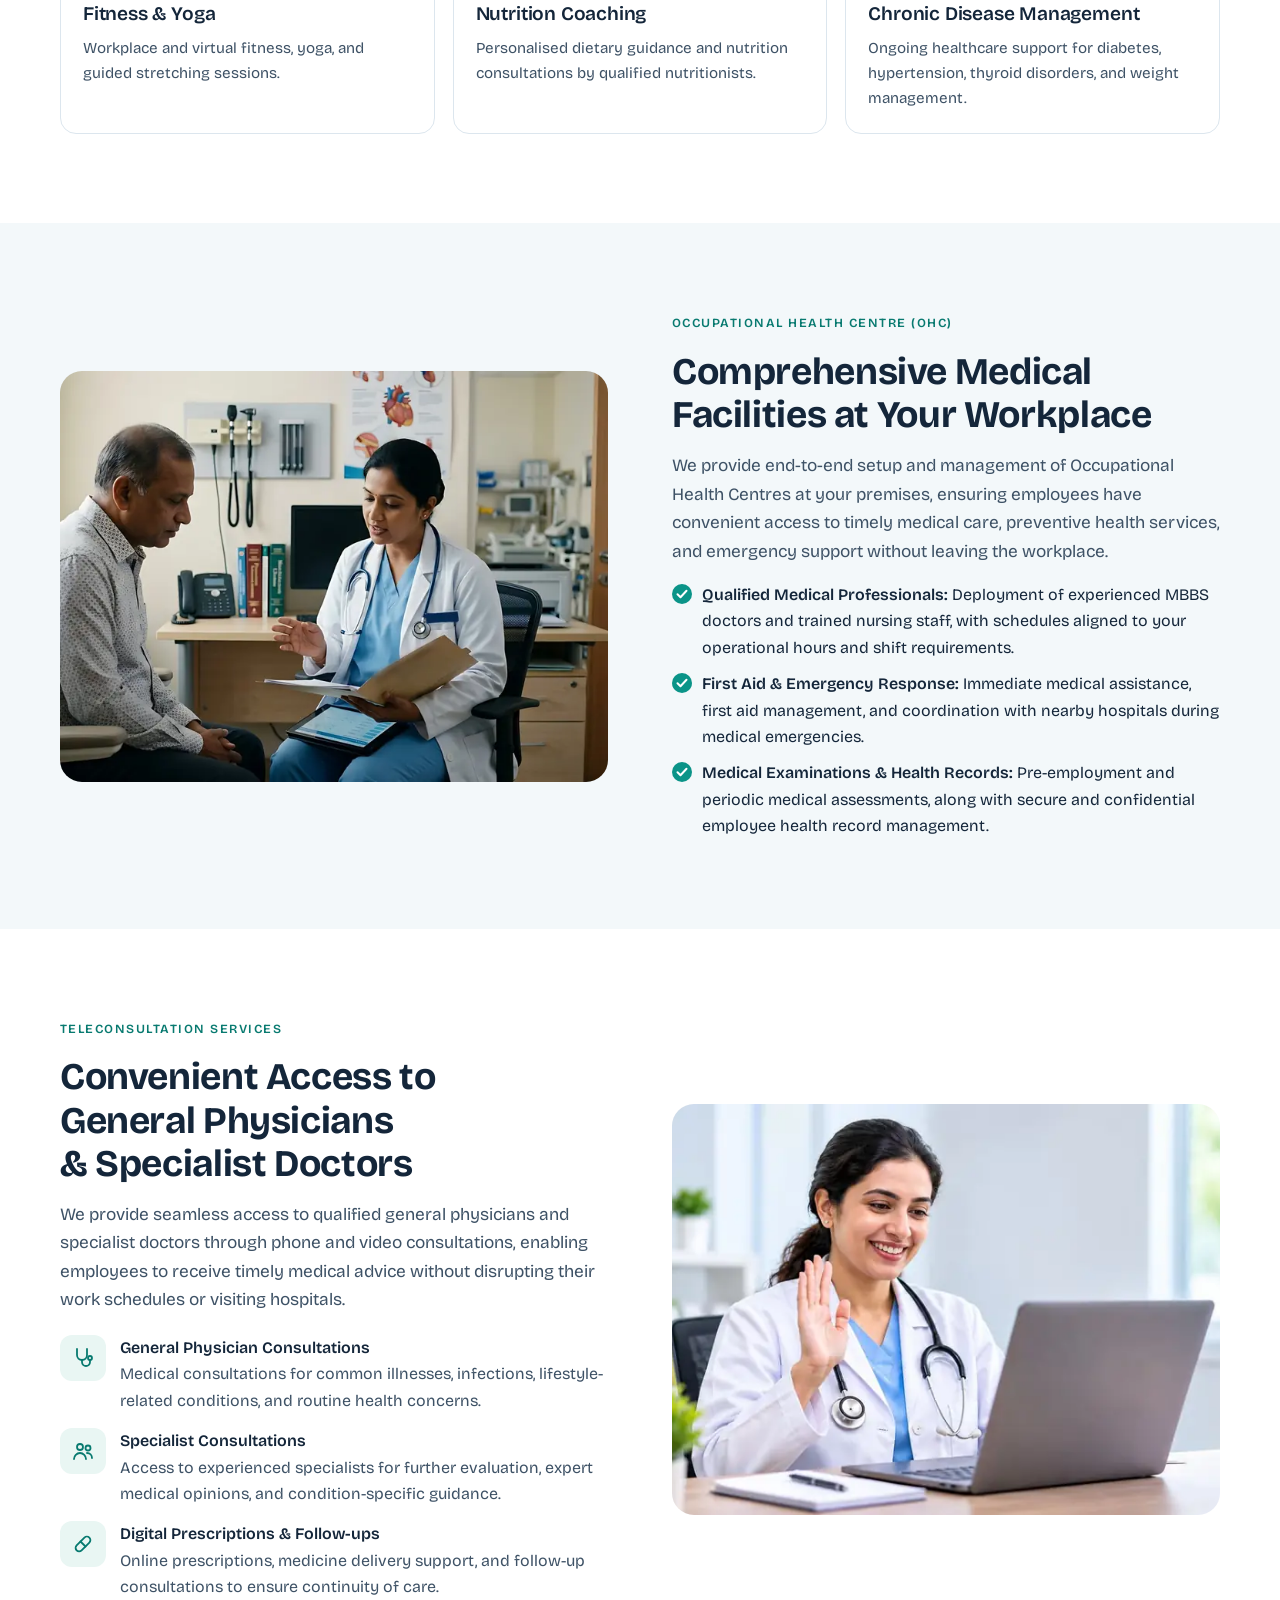
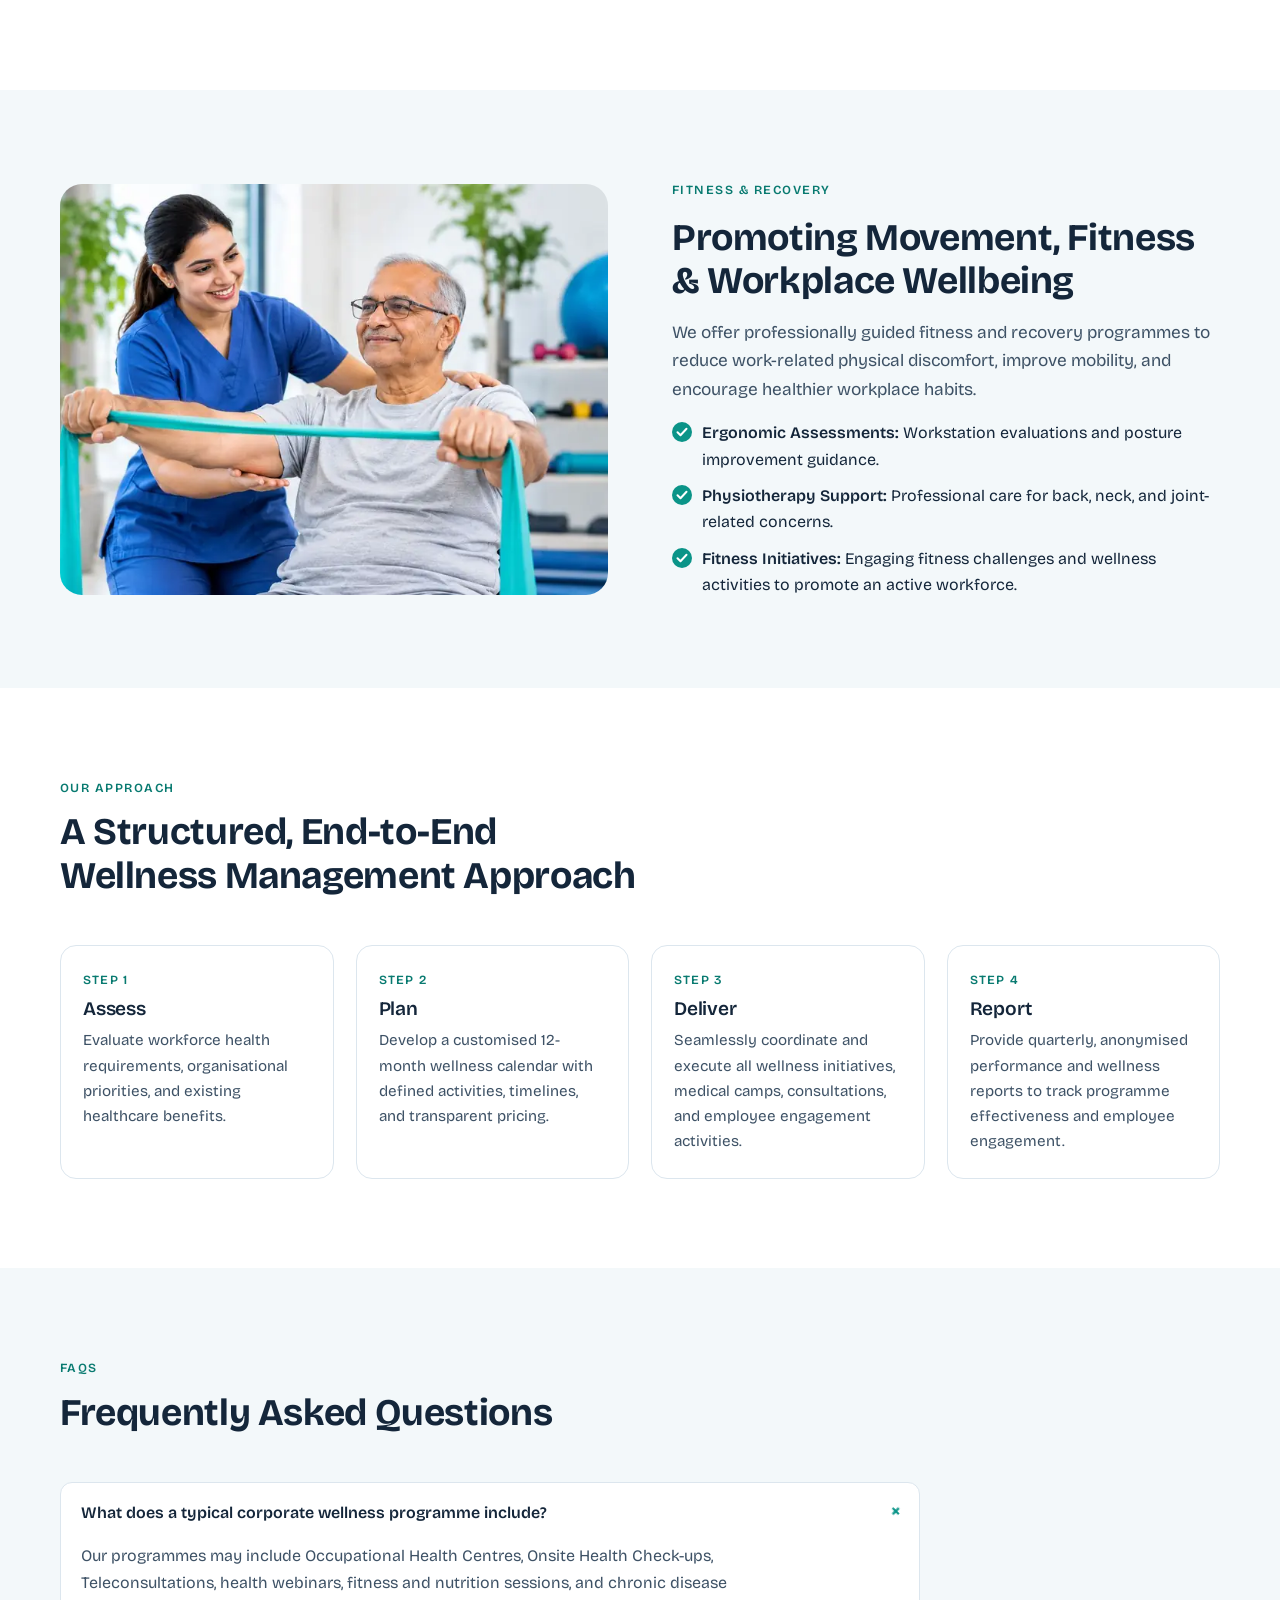
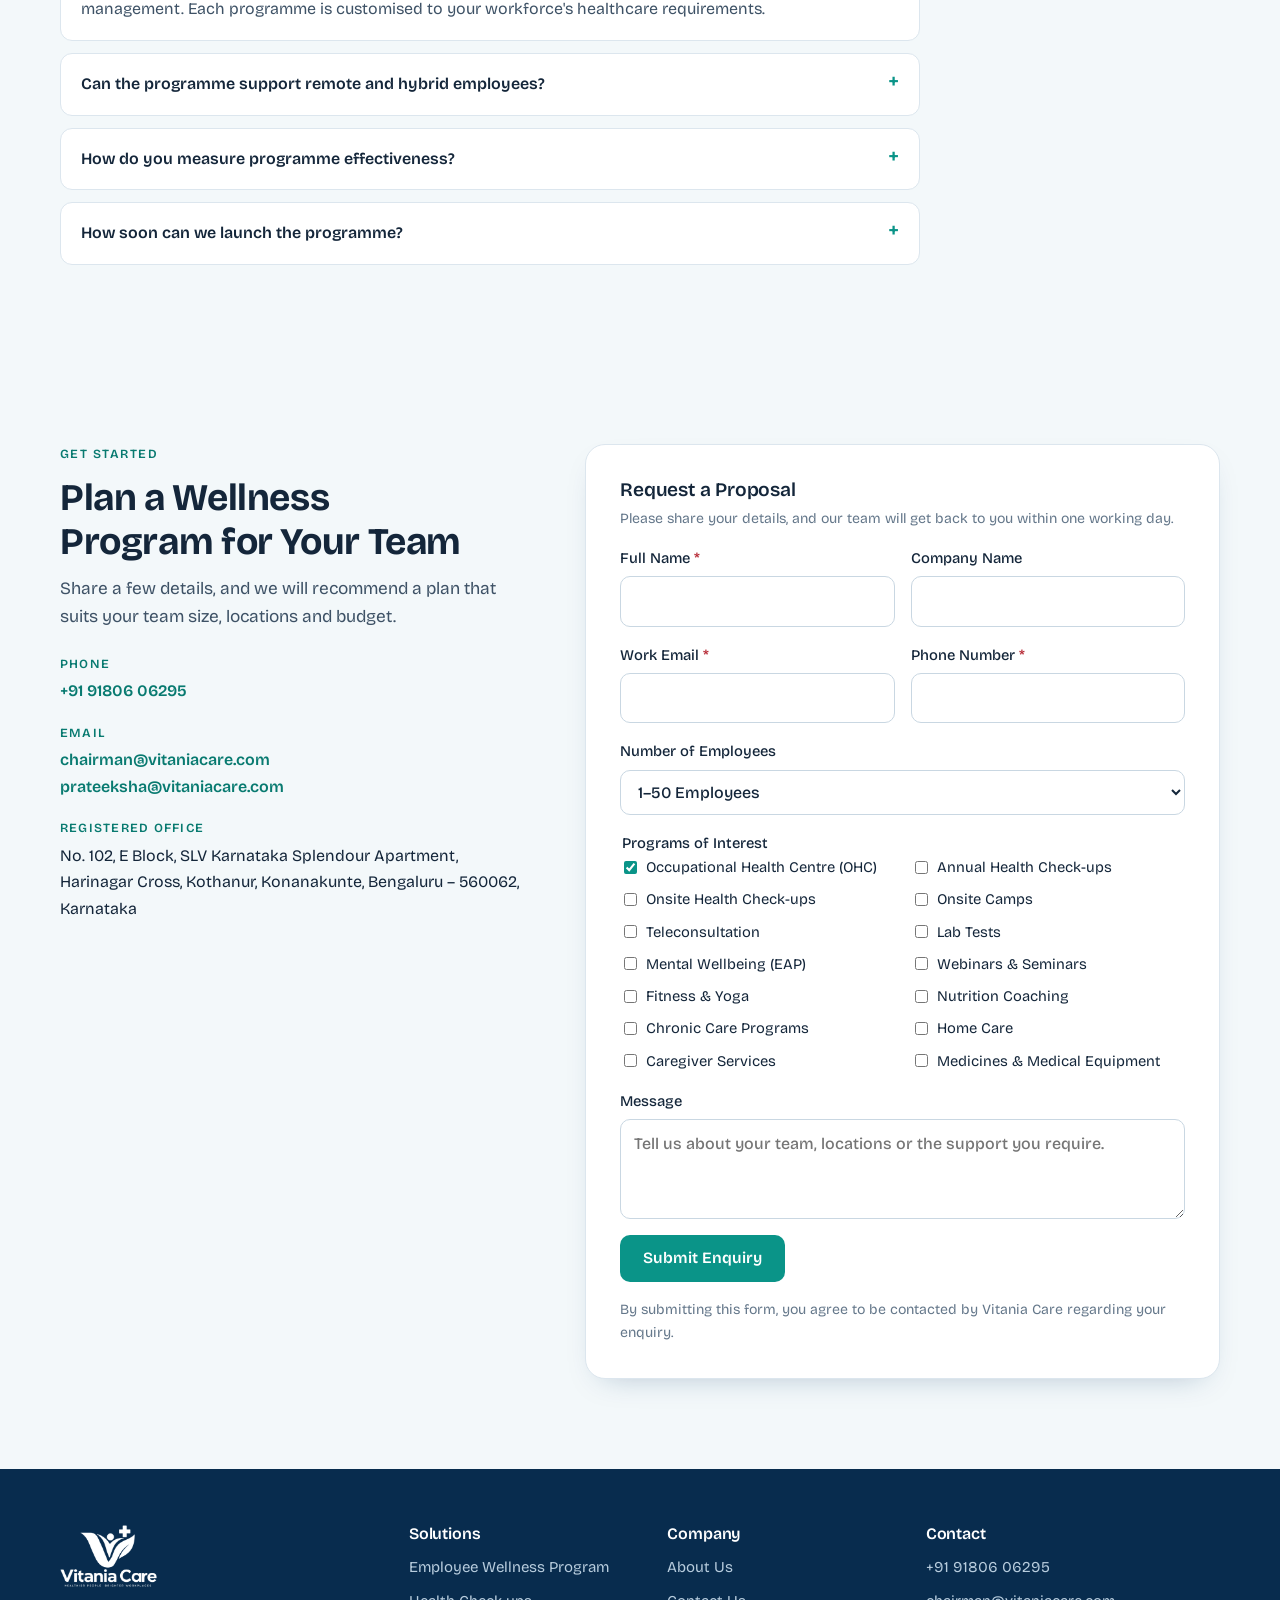
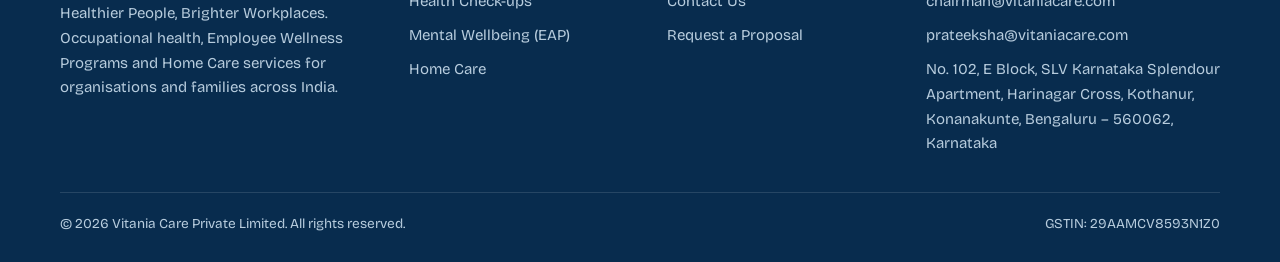
<file: employee-wellness.html>
<!doctype html>
<html lang="en-IN">
<head>
<meta charset="utf-8">
<meta name="viewport" content="width=device-width, initial-scale=1, viewport-fit=cover">
<title>Employee Wellness Program | Vitania Care</title>
<meta name="claude:viewport-fit-sides" content="cover">
<meta name="description" content="Employee Wellness Programs across India: Occupational Health Centres, Onsite Health Check-ups, Onsite Camps, Teleconsultation, lab tests, webinars and seminars, fitness, nutrition and chronic care.">
<link rel="canonical" href="https://naveenfreelancer2829-art.github.io/vitania-care-website/employee-wellness.html">
<meta name="robots" content="index, follow, max-image-preview:large">
<meta name="theme-color" content="#0B3D6B">
<meta property="og:type" content="website"><meta property="og:site_name" content="Vitania Care"><meta property="og:locale" content="en_IN">
<meta property="og:title" content="Employee Wellness Program | Vitania Care"><meta property="og:description" content="Employee Wellness Programs across India: Occupational Health Centres, Onsite Health Check-ups, Onsite Camps, Teleconsultation, lab tests, webinars and seminars, fitness, nutrition and chronic care."><meta property="og:url" content="https://naveenfreelancer2829-art.github.io/vitania-care-website/employee-wellness.html">
<meta property="og:image" content="https://naveenfreelancer2829-art.github.io/vitania-care-website/assets/og-image.jpg"><meta name="twitter:card" content="summary_large_image">
<link rel="icon" type="image/png" sizes="32x32" href="assets/favicon-32.png"><link rel="apple-touch-icon" href="assets/apple-touch-icon.png">
<link rel="preconnect" href="https://fonts.googleapis.com"><link rel="preconnect" href="https://fonts.gstatic.com" crossorigin>
<link rel="stylesheet" href="https://fonts.googleapis.com/css2?family=Bricolage+Grotesque:opsz,wght@12..96,300;12..96,400;12..96,500;12..96,600;12..96,700&display=swap">
<link rel="stylesheet" href="styles.css?v=20261121b">
<script type="application/ld+json">{"@context": "https://schema.org", "@graph": [{"@type": "MedicalBusiness", "@id": "https://naveenfreelancer2829-art.github.io/vitania-care-website/#org", "name": "Vitania Care", "legalName": "Vitania Care Private Limited", "slogan": "Healthier People, Brighter Workplaces", "url": "https://naveenfreelancer2829-art.github.io/vitania-care-website/", "logo": "https://naveenfreelancer2829-art.github.io/vitania-care-website/assets/logo.png", "image": "https://naveenfreelancer2829-art.github.io/vitania-care-website/assets/og-image.jpg", "email": "chairman@vitaniacare.com", "taxID": "29AAMCV8593N1Z0", "address": {"@type": "PostalAddress", "streetAddress": "No. 102, E Block, SLV Karnataka Splendour Apartment, Harinagar Cross, Kothanur, Konanakunte", "addressLocality": "Bengaluru", "addressRegion": "Karnataka", "postalCode": "560062", "addressCountry": "IN"}, "areaServed": {"@type": "Country", "name": "India"}, "founder": [{"@type": "Person", "name": "Sanjeet Kumar", "jobTitle": "Founder & CEO"}, {"@type": "Person", "name": "Prateeksha Devadiga", "jobTitle": "Co-Founder & Head of Operations"}], "telephone": "+91 91806 06295"}, {"@type": "WebPage", "url": "https://naveenfreelancer2829-art.github.io/vitania-care-website/employee-wellness.html", "name": "Employee Wellness Program | Vitania Care", "description": "Employee Wellness Programs across India: Occupational Health Centres, Onsite Health Check-ups, Onsite Camps, Teleconsultation, lab tests, webinars and seminars, fitness, nutrition and chronic care.", "inLanguage": "en-IN", "about": {"@id": "https://naveenfreelancer2829-art.github.io/vitania-care-website/#org"}}, {"@type": "BreadcrumbList", "itemListElement": [{"@type": "ListItem", "position": 1, "name": "Home", "item": "https://naveenfreelancer2829-art.github.io/vitania-care-website/"}, {"@type": "ListItem", "position": 2, "name": "Employee Wellness Program", "item": "https://naveenfreelancer2829-art.github.io/vitania-care-website/employee-wellness.html"}]}, {"@type": "Service", "name": "Employee Wellness Program", "provider": {"@id": "https://naveenfreelancer2829-art.github.io/vitania-care-website/#org"}, "areaServed": "India", "url": "https://naveenfreelancer2829-art.github.io/vitania-care-website/employee-wellness.html"}, {"@type": "FAQPage", "mainEntity": [{"@type": "Question", "name": "What does a typical corporate wellness programme include?", "acceptedAnswer": {"@type": "Answer", "text": "Our programmes may include Occupational Health Centres, Onsite Health Check-ups, Teleconsultations, health webinars, fitness and nutrition sessions, and chronic disease management. Each programme is customised to your workforce's healthcare requirements."}}, {"@type": "Question", "name": "Can the programme support remote and hybrid employees?", "acceptedAnswer": {"@type": "Answer", "text": "Yes. Teleconsultations, webinars, counselling, and nutrition coaching can be delivered virtually, ensuring healthcare access for remote and hybrid employees across India."}}, {"@type": "Question", "name": "How do you measure programme effectiveness?", "acceptedAnswer": {"@type": "Answer", "text": "We monitor employee participation, health screening outcomes, and follow-up activities, providing quarterly anonymised reports to help HR teams assess programme performance."}}, {"@type": "Question", "name": "How soon can we launch the programme?", "acceptedAnswer": {"@type": "Answer", "text": "Implementation timelines depend on the services selected and operational requirements. Most standard programmes can be initiated within a few weeks of confirmation."}}]}]}</script>
</head>
<body>
<div class="topbar"><div class="wrap">
  <span>Corporate Health &amp; Wellness Partner, Serving Across India</span>
  <span><a href="tel:+919180606295">+91 91806 06295</a> &nbsp;·&nbsp; <a href="mailto:chairman@vitaniacare.com">chairman@vitaniacare.com</a> &nbsp;·&nbsp; <a href="mailto:prateeksha@vitaniacare.com">prateeksha@vitaniacare.com</a></span>
</div></div>
<header class="site"><div class="wrap bar">
  <a class="brand" href="index.html" aria-label="Vitania Care home"><img src="assets/logo.webp" alt="Vitania Care" width="300" height="191"></a>
  <nav class="main" id="nav" aria-label="Main"><ul>
    <li><a href="index.html">Home</a></li>
    <li class="dd"><a href="employee-wellness.html" aria-current="page">Solutions</a><ul><li><a href="employee-wellness.html" aria-current="page">Employee Wellness Program<small>OHC, Teleconsultation and year-round wellness</small></a></li><li><a href="health-checkups.html">Health Check-ups<small>Onsite check-ups, camps and lab tests</small></a></li><li><a href="mental-wellbeing.html">Mental Wellbeing (EAP)<small>Confidential counselling for employees</small></a></li><li><a href="home-care.html">Home Care<small>Doctors, nurses and caregivers at home</small></a></li></ul></li>
    <li><a href="about.html">About Us</a></li>
    <li><a href="contact.html">Contact Us</a></li>
  </ul></nav>
  <a class="btn btn-primary" href="contact.html">Request a Proposal</a>
  <button class="menu-btn" id="menuBtn" type="button" aria-expanded="false" aria-controls="nav">Menu</button>
</div></header>
<main>
<section class="page-hero"><div class="wrap">
  <div class="copy">
    <p class="crumbs"><a href="index.html">Home</a> / Employee Wellness Program</p>
    <span class="eyebrow">Employee Wellness Program</span>
    <h1>Comprehensive Workplace Wellness Programs</h1>
    <p class="lede">We deliver integrated, year-round employee wellness solutions encompassing Occupational Health Centres, Onsite Health Check-ups, Teleconsultations, fitness, nutrition, and mental wellbeing initiatives. From programme planning to execution and performance reporting, we manage every aspect to promote a healthier, more productive workforce.</p>
    <div class="cta-row"><a class="btn btn-primary" href="#enquire">Request a Proposal</a><a class="btn btn-outline" href="tel:+919180606295">Call +91 91806 06295</a></div>
  </div>
  <div><img src="assets/photos/nutrition-guidance-800.webp" srcset="assets/photos/nutrition-guidance-480.webp 480w, assets/photos/nutrition-guidance-800.webp 800w, assets/photos/nutrition-guidance-1200.webp 1200w" sizes="(max-width:900px) 92vw, 520px" alt="Nutritionist explaining a balanced diet chart to a client" width="800" height="600" fetchpriority="high" decoding="async"></div>
</div></section>
<section><div class="wrap">
  <div class="head"><span class="eyebrow">Program Inclusions</span><h2>Integrated Healthcare &amp; Wellness Solutions for Your Workforce</h2>
    <p class="lede">Choose individual services or combine them into a customised annual employee wellness programme.</p></div>
  <div class="features"><div class="feature"><div class="ico"><svg viewBox="0 0 24 24" fill="none" stroke="currentColor" stroke-width="1.8" stroke-linecap="round" stroke-linejoin="round" aria-hidden="true"><rect x="4" y="3" width="16" height="18" rx="2"/><path d="M12 7v6M9 10h6M9 21v-4h6v4"/></svg></div><h3>Occupational Health Centre (OHC)</h3><p>End-to-end management of workplace medical centres with qualified doctors and nursing staff.</p></div><div class="feature"><div class="ico"><svg viewBox="0 0 24 24" fill="none" stroke="currentColor" stroke-width="1.8" stroke-linecap="round" stroke-linejoin="round" aria-hidden="true"><path d="M9 3h6v3H9z"/><rect x="5" y="5" width="14" height="16" rx="2"/><path d="M9 13l2 2 4-4"/></svg></div><h3>Onsite Health Check-ups</h3><p>Workplace health screenings covering blood pressure, blood sugar, BMI, vision, and dental assessments.</p></div><div class="feature"><div class="ico"><svg viewBox="0 0 24 24" fill="none" stroke="currentColor" stroke-width="1.8" stroke-linecap="round" stroke-linejoin="round" aria-hidden="true"><path d="M3 20L12 4l9 16H3z"/><path d="M12 20v-6M9 17h6"/></svg></div><h3>Onsite Medical Camps</h3><p>Deployment of MBBS and specialist doctors to provide workplace medical services.</p></div><div class="feature"><div class="ico"><svg viewBox="0 0 24 24" fill="none" stroke="currentColor" stroke-width="1.8" stroke-linecap="round" stroke-linejoin="round" aria-hidden="true"><rect x="2.5" y="6" width="13" height="12" rx="2.5"/><path d="M15.5 10.5l6-3.5v10l-6-3.5"/></svg></div><h3>Teleconsultation</h3><p>Convenient phone and video consultations with general physicians and specialists.</p></div><div class="feature"><div class="ico"><svg viewBox="0 0 24 24" fill="none" stroke="currentColor" stroke-width="1.8" stroke-linecap="round" stroke-linejoin="round" aria-hidden="true"><path d="M9 3h6M10 3v6l-5 9a2 2 0 0 0 1.8 3h10.4a2 2 0 0 0 1.8-3l-5-9V3"/><path d="M7.5 15h9"/></svg></div><h3>Pathology &amp; Radiology</h3><p>Comprehensive diagnostic services with onsite and home sample collection.</p></div><div class="feature"><div class="ico"><svg viewBox="0 0 24 24" fill="none" stroke="currentColor" stroke-width="1.8" stroke-linecap="round" stroke-linejoin="round" aria-hidden="true"><path d="M4 5h16v11H9l-5 4z"/><path d="M8 9h8M8 12h5"/></svg></div><h3>Health Webinars &amp; Seminars</h3><p>Expert-led sessions on preventive healthcare, lifestyle diseases, sleep, and workplace wellness.</p></div><div class="feature"><div class="ico"><svg viewBox="0 0 24 24" fill="none" stroke="currentColor" stroke-width="1.8" stroke-linecap="round" stroke-linejoin="round" aria-hidden="true"><circle cx="12" cy="4.5" r="2"/><path d="M12 7v6M6 10l6 3 6-3M8 21l4-8 4 8"/></svg></div><h3>Fitness &amp; Yoga</h3><p>Workplace and virtual fitness, yoga, and guided stretching sessions.</p></div><div class="feature"><div class="ico"><svg viewBox="0 0 24 24" fill="none" stroke="currentColor" stroke-width="1.8" stroke-linecap="round" stroke-linejoin="round" aria-hidden="true"><path d="M12 7c-2-2-7-1.5-7 4 0 4 3 9 5 9 1 0 1.3-.6 2-.6s1 .6 2 .6c2 0 5-5 5-9 0-5.5-5-6-7-4z"/><path d="M12 7c0-2 1-3.5 3-4"/></svg></div><h3>Nutrition Coaching</h3><p>Personalised dietary guidance and nutrition consultations by qualified nutritionists.</p></div><div class="feature"><div class="ico"><svg viewBox="0 0 24 24" fill="none" stroke="currentColor" stroke-width="1.8" stroke-linecap="round" stroke-linejoin="round" aria-hidden="true"><path d="M3 12h4l2-5 4 10 2-5h6"/></svg></div><h3>Chronic Disease Management</h3><p>Ongoing healthcare support for diabetes, hypertension, thyroid disorders, and weight management.</p></div></div>
</div></section>
<section id="ohc" class="soft"><div class="wrap split">
  <div class="media"><img src="assets/photos/ohc-clinic-800.webp" srcset="assets/photos/ohc-clinic-480.webp 480w, assets/photos/ohc-clinic-800.webp 800w, assets/photos/ohc-clinic-1200.webp 1200w" sizes="(max-width:900px) 92vw, 560px" alt="Doctor consulting an employee at an Occupational Health Centre" width="800" height="600" loading="lazy" decoding="async"></div>
  <div class="copy"><span class="eyebrow">Occupational Health Centre (OHC)</span><h2>Comprehensive Medical Facilities at Your Workplace</h2>
    <p class="lede">We provide end-to-end setup and management of Occupational Health Centres at your premises, ensuring employees have convenient access to timely medical care, preventive health services, and emergency support without leaving the workplace.</p>
    <ul class="ticks"><li><span><b>Qualified Medical Professionals:</b> Deployment of experienced MBBS doctors and trained nursing staff, with schedules aligned to your operational hours and shift requirements.</span></li><li><span><b>First Aid &amp; Emergency Response:</b> Immediate medical assistance, first aid management, and coordination with nearby hospitals during medical emergencies.</span></li><li><span><b>Medical Examinations &amp; Health Records:</b> Pre-employment and periodic medical assessments, along with secure and confidential employee health record management.</span></li></ul></div>
</div></section>
<section id="teleconsultation"><div class="wrap split rev">
  <div class="media"><img src="assets/photos/online-doctor-800.webp" srcset="assets/photos/online-doctor-480.webp 480w, assets/photos/online-doctor-800.webp 800w, assets/photos/online-doctor-1200.webp 1200w" sizes="(max-width:900px) 92vw, 560px" alt="Doctor greeting a patient during a video consultation" width="800" height="600" loading="lazy" decoding="async"></div>
  <div class="copy"><span class="eyebrow">Teleconsultation Services</span><h2>Convenient Access to General Physicians &amp; Specialist Doctors</h2>
    <p class="lede">We provide seamless access to qualified general physicians and specialist doctors through phone and video consultations, enabling employees to receive timely medical advice without disrupting their work schedules or visiting hospitals.</p>
    <ul class="benefits"><li><span class="ico"><svg viewBox="0 0 24 24" fill="none" stroke="currentColor" stroke-width="1.8" stroke-linecap="round" stroke-linejoin="round" aria-hidden="true"><path d="M6 3v6a5 5 0 0 0 10 0V3"/><path d="M11 14v2a4 4 0 0 0 8 0v-2"/><circle cx="19" cy="12" r="2"/></svg></span><span><b>General Physician Consultations</b>Medical consultations for common illnesses, infections, lifestyle-related conditions, and routine health concerns.</span></li><li><span class="ico"><svg viewBox="0 0 24 24" fill="none" stroke="currentColor" stroke-width="1.8" stroke-linecap="round" stroke-linejoin="round" aria-hidden="true"><circle cx="9" cy="8" r="3"/><path d="M3 20c0-3.3 2.7-6 6-6s6 2.7 6 6"/><circle cx="17" cy="9" r="2.5"/><path d="M16 14c2.8 0 5 2.2 5 5"/></svg></span><span><b>Specialist Consultations</b>Access to experienced specialists for further evaluation, expert medical opinions, and condition-specific guidance.</span></li><li><span class="ico"><svg viewBox="0 0 24 24" fill="none" stroke="currentColor" stroke-width="1.8" stroke-linecap="round" stroke-linejoin="round" aria-hidden="true"><rect x="3" y="8.5" width="18" height="7" rx="3.5" transform="rotate(-45 12 12)"/><path d="M9.5 9.5l5 5"/></svg></span><span><b>Digital Prescriptions &amp; Follow-ups</b>Online prescriptions, medicine delivery support, and follow-up consultations to ensure continuity of care.</span></li></ul></div>
</div></section>
<section id="fitness" class="soft"><div class="wrap split">
  <div class="media"><img src="assets/photos/physiotherapy-800.webp" srcset="assets/photos/physiotherapy-480.webp 480w, assets/photos/physiotherapy-800.webp 800w, assets/photos/physiotherapy-1200.webp 1200w" sizes="(max-width:900px) 92vw, 560px" alt="Physiotherapist guiding a man through a resistance-band exercise" width="800" height="600" loading="lazy" decoding="async"></div>
  <div class="copy"><span class="eyebrow">Fitness &amp; Recovery</span><h2>Promoting Movement, Fitness &amp; Workplace Wellbeing</h2>
    <p class="lede">We offer professionally guided fitness and recovery programmes to reduce work-related physical discomfort, improve mobility, and encourage healthier workplace habits.</p>
    <ul class="ticks"><li><span><b>Ergonomic Assessments:</b> Workstation evaluations and posture improvement guidance.</span></li><li><span><b>Physiotherapy Support:</b> Professional care for back, neck, and joint-related concerns.</span></li><li><span><b>Fitness Initiatives:</b> Engaging fitness challenges and wellness activities to promote an active workforce.</span></li></ul></div>
</div></section>
<section><div class="wrap">
  <div class="head"><span class="eyebrow">Our Approach</span><h2>A Structured, End-to-End Wellness Management Approach</h2></div>
  <ol class="steps"><li><h3>Assess</h3><p>Evaluate workforce health requirements, organisational priorities, and existing healthcare benefits.</p></li><li><h3>Plan</h3><p>Develop a customised 12-month wellness calendar with defined activities, timelines, and transparent pricing.</p></li><li><h3>Deliver</h3><p>Seamlessly coordinate and execute all wellness initiatives, medical camps, consultations, and employee engagement activities.</p></li><li><h3>Report</h3><p>Provide quarterly, anonymised performance and wellness reports to track programme effectiveness and employee engagement.</p></li></ol>
</div></section>
<section class="soft"><div class="wrap">
  <div class="head"><span class="eyebrow">FAQs</span><h2>Frequently Asked Questions</h2></div>
  <div class="faq"><details open><summary>What does a typical corporate wellness programme include?</summary><p>Our programmes may include Occupational Health Centres, Onsite Health Check-ups, Teleconsultations, health webinars, fitness and nutrition sessions, and chronic disease management. Each programme is customised to your workforce's healthcare requirements.</p></details><details><summary>Can the programme support remote and hybrid employees?</summary><p>Yes. Teleconsultations, webinars, counselling, and nutrition coaching can be delivered virtually, ensuring healthcare access for remote and hybrid employees across India.</p></details><details><summary>How do you measure programme effectiveness?</summary><p>We monitor employee participation, health screening outcomes, and follow-up activities, providing quarterly anonymised reports to help HR teams assess programme performance.</p></details><details><summary>How soon can we launch the programme?</summary><p>Implementation timelines depend on the services selected and operational requirements. Most standard programmes can be initiated within a few weeks of confirmation.</p></details></div></div></section>
<section id="enquire" class="soft"><div class="wrap contact-grid">
  <div class="info">
    <div class="head" style="margin:0"><span class="eyebrow">Get Started</span><h2>Plan a Wellness Program for Your Team</h2>
      <p class="lede">Share a few details, and we will recommend a plan that suits your team size, locations and budget.</p></div>
    <dl><div><dt>Phone</dt><dd><a class="link" href="tel:+919180606295">+91 91806 06295</a></dd></div><div><dt>Email</dt><dd><a class="link" href="mailto:chairman@vitaniacare.com">chairman@vitaniacare.com</a><br><a class="link" href="mailto:prateeksha@vitaniacare.com">prateeksha@vitaniacare.com</a></dd></div><div><dt>Registered Office</dt><dd>No. 102, E Block, SLV Karnataka Splendour Apartment, Harinagar Cross, Kothanur, Konanakunte, Bengaluru – 560062, Karnataka</dd></div></dl>
  </div>
  <form class="enquiry" id="enq" action="https://formsubmit.co/prateeksha@vitaniacare.com" method="POST">
  <div><h3>Request a Proposal</h3><p class="note" style="margin-top:6px">Please share your details, and our team will get back to you within one working day.</p></div>
  <input type="hidden" name="_subject" value="New Enquiry from the Vitania Care Website">
  <input type="hidden" name="_cc" value="chairman@vitaniacare.com">
  <input type="hidden" name="_template" value="table">
  <input type="hidden" name="_next" value="">
  <input type="text" name="_honey" style="display:none" tabindex="-1" autocomplete="off">
  <div class="row2">
    <label for="enq-name"><span>Full Name <span class="req">*</span></span><input id="enq-name" name="name" autocomplete="name" required></label>
    <label for="enq-company">Company Name<input id="enq-company" name="company" autocomplete="organization"></label>
  </div>
  <div class="row2">
    <label for="enq-email"><span>Work Email <span class="req">*</span></span><input id="enq-email" name="email" type="email" autocomplete="email" required></label>
    <label for="enq-phone"><span>Phone Number <span class="req">*</span></span><input id="enq-phone" name="phone" type="tel" autocomplete="tel" required pattern="[0-9+ ()-]{8,}"></label>
  </div>
  <label for="enq-size">Number of Employees<select id="enq-size" name="employees"><option>1–50 Employees</option><option>51–200 Employees</option><option>201–500 Employees</option><option>501–1,000 Employees</option><option>More than 1,000 Employees</option><option>Individual or Family</option></select></label>
  <fieldset><legend>Programs of Interest</legend><div class="checks"><label><input type="checkbox" name="programs" value="Occupational Health Centre (OHC)" checked> Occupational Health Centre (OHC)</label><label><input type="checkbox" name="programs" value="Annual Health Check-ups"> Annual Health Check-ups</label><label><input type="checkbox" name="programs" value="Onsite Health Check-ups"> Onsite Health Check-ups</label><label><input type="checkbox" name="programs" value="Onsite Camps"> Onsite Camps</label><label><input type="checkbox" name="programs" value="Teleconsultation"> Teleconsultation</label><label><input type="checkbox" name="programs" value="Lab Tests"> Lab Tests</label><label><input type="checkbox" name="programs" value="Mental Wellbeing (EAP)"> Mental Wellbeing (EAP)</label><label><input type="checkbox" name="programs" value="Webinars and Seminars"> Webinars &amp; Seminars</label><label><input type="checkbox" name="programs" value="Fitness and Yoga"> Fitness &amp; Yoga</label><label><input type="checkbox" name="programs" value="Nutrition Coaching"> Nutrition Coaching</label><label><input type="checkbox" name="programs" value="Chronic Care Programs"> Chronic Care Programs</label><label><input type="checkbox" name="programs" value="Home Care"> Home Care</label><label><input type="checkbox" name="programs" value="Caregiver Services"> Caregiver Services</label><label><input type="checkbox" name="programs" value="Medicines and Medical Equipment"> Medicines &amp; Medical Equipment</label></div></fieldset>
  <label for="enq-msg">Message<textarea id="enq-msg" name="message" placeholder="Tell us about your team, locations or the support you require."></textarea></label>
  <button class="btn btn-primary" type="submit" style="justify-self:start">Submit Enquiry</button>
  <p class="note form-note">By submitting this form, you agree to be contacted by Vitania Care regarding your enquiry.</p>
</form>
</div></section>
</main>
<footer class="site"><div class="wrap">
  <div class="foot">
    <div style="display:grid;gap:14px;align-content:start">
      <img src="assets/logo-white.webp" alt="Vitania Care" width="300" height="191" loading="lazy">
      <p>Healthier People, Brighter Workplaces. Occupational health, Employee Wellness Programs and Home Care services for organisations and families across India.</p>
    </div>
    <div><h4>Solutions</h4><ul><li><a href="employee-wellness.html">Employee Wellness Program</a></li><li><a href="health-checkups.html">Health Check-ups</a></li><li><a href="mental-wellbeing.html">Mental Wellbeing (EAP)</a></li><li><a href="home-care.html">Home Care</a></li></ul></div>
    <div><h4>Company</h4><ul><li><a href="about.html">About Us</a></li><li><a href="contact.html">Contact Us</a></li><li><a href="contact.html">Request a Proposal</a></li></ul></div>
    <div><h4>Contact</h4><ul><li><a href="tel:+919180606295">+91 91806 06295</a></li><li><a href="mailto:chairman@vitaniacare.com">chairman@vitaniacare.com</a></li><li><a href="mailto:prateeksha@vitaniacare.com">prateeksha@vitaniacare.com</a></li><li>No. 102, E Block, SLV Karnataka Splendour Apartment, Harinagar Cross, Kothanur, Konanakunte, Bengaluru – 560062, Karnataka</li></ul></div>
  </div>
  <div class="legal"><span>© 2026 Vitania Care Private Limited. All rights reserved.</span><span>GSTIN: 29AAMCV8593N1Z0</span></div>
</div></footer>
<script src="site.js" defer></script>
</body>
</html>
</file>
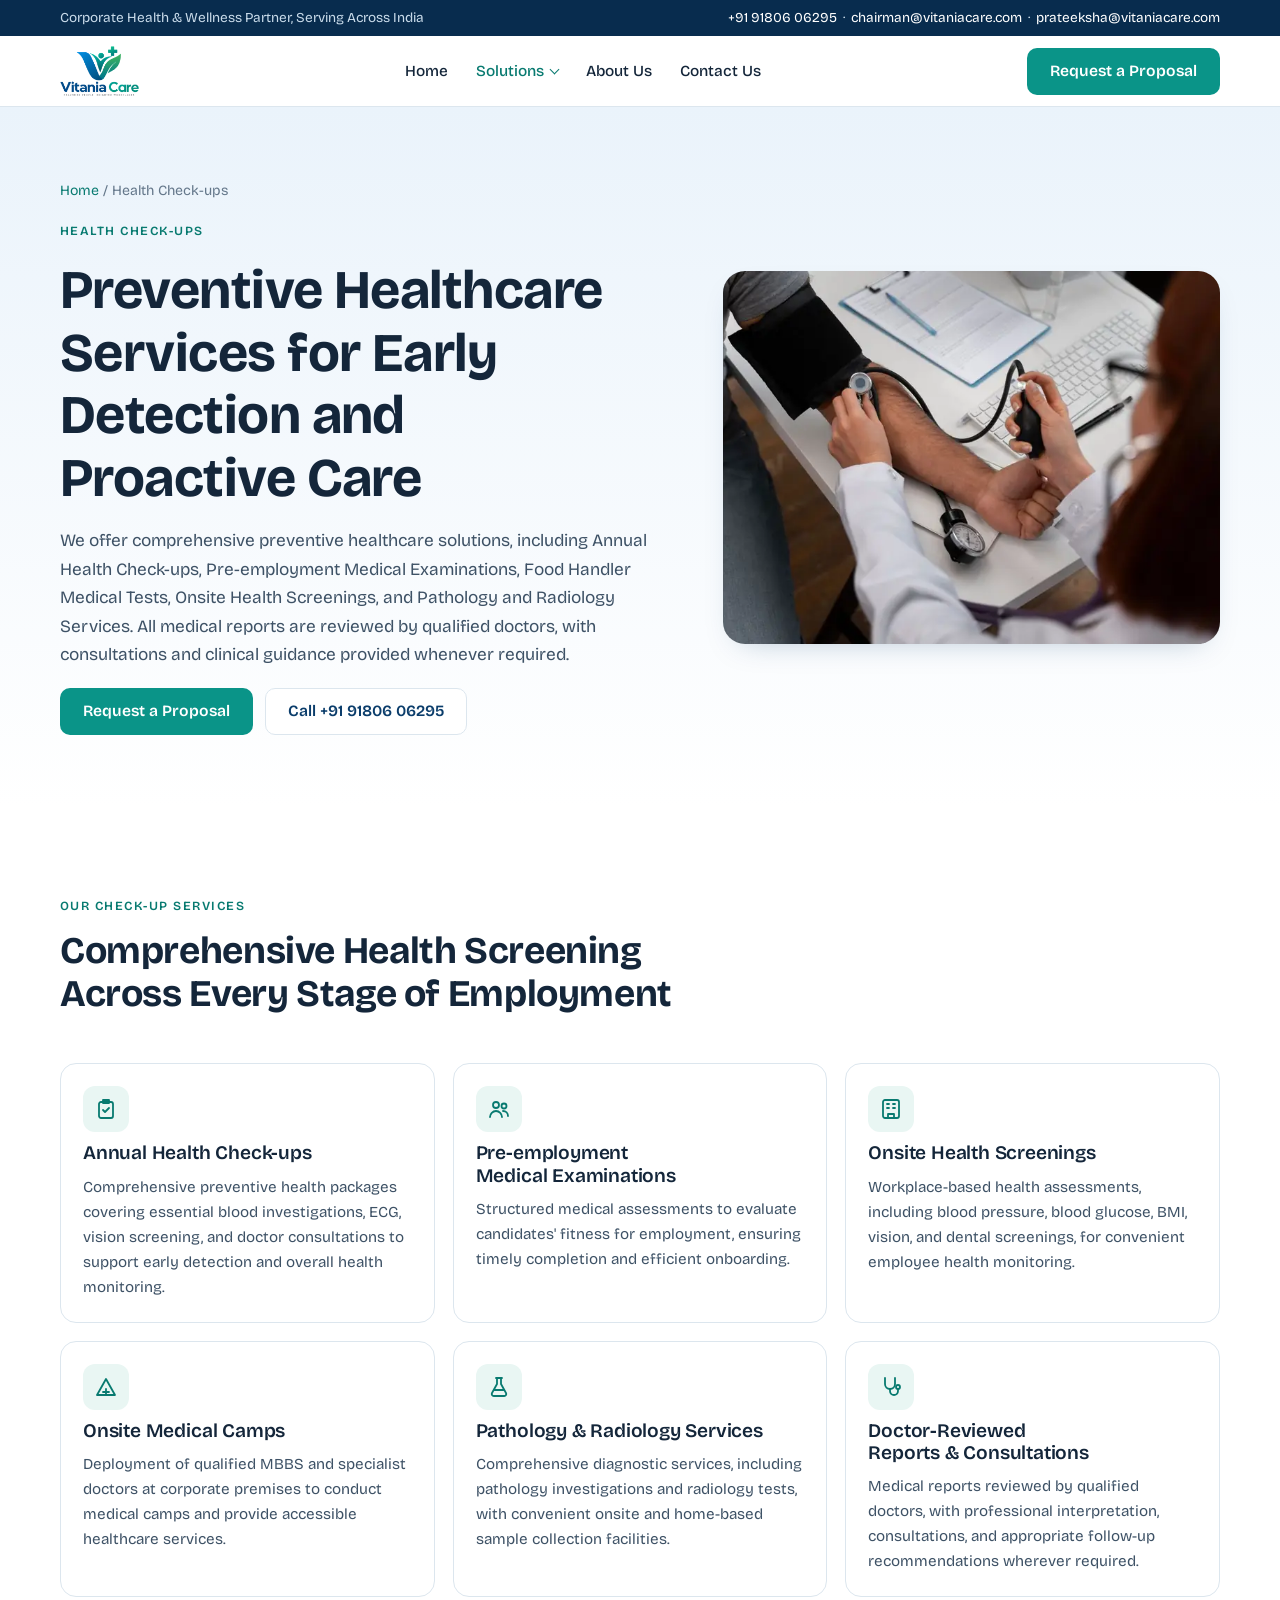
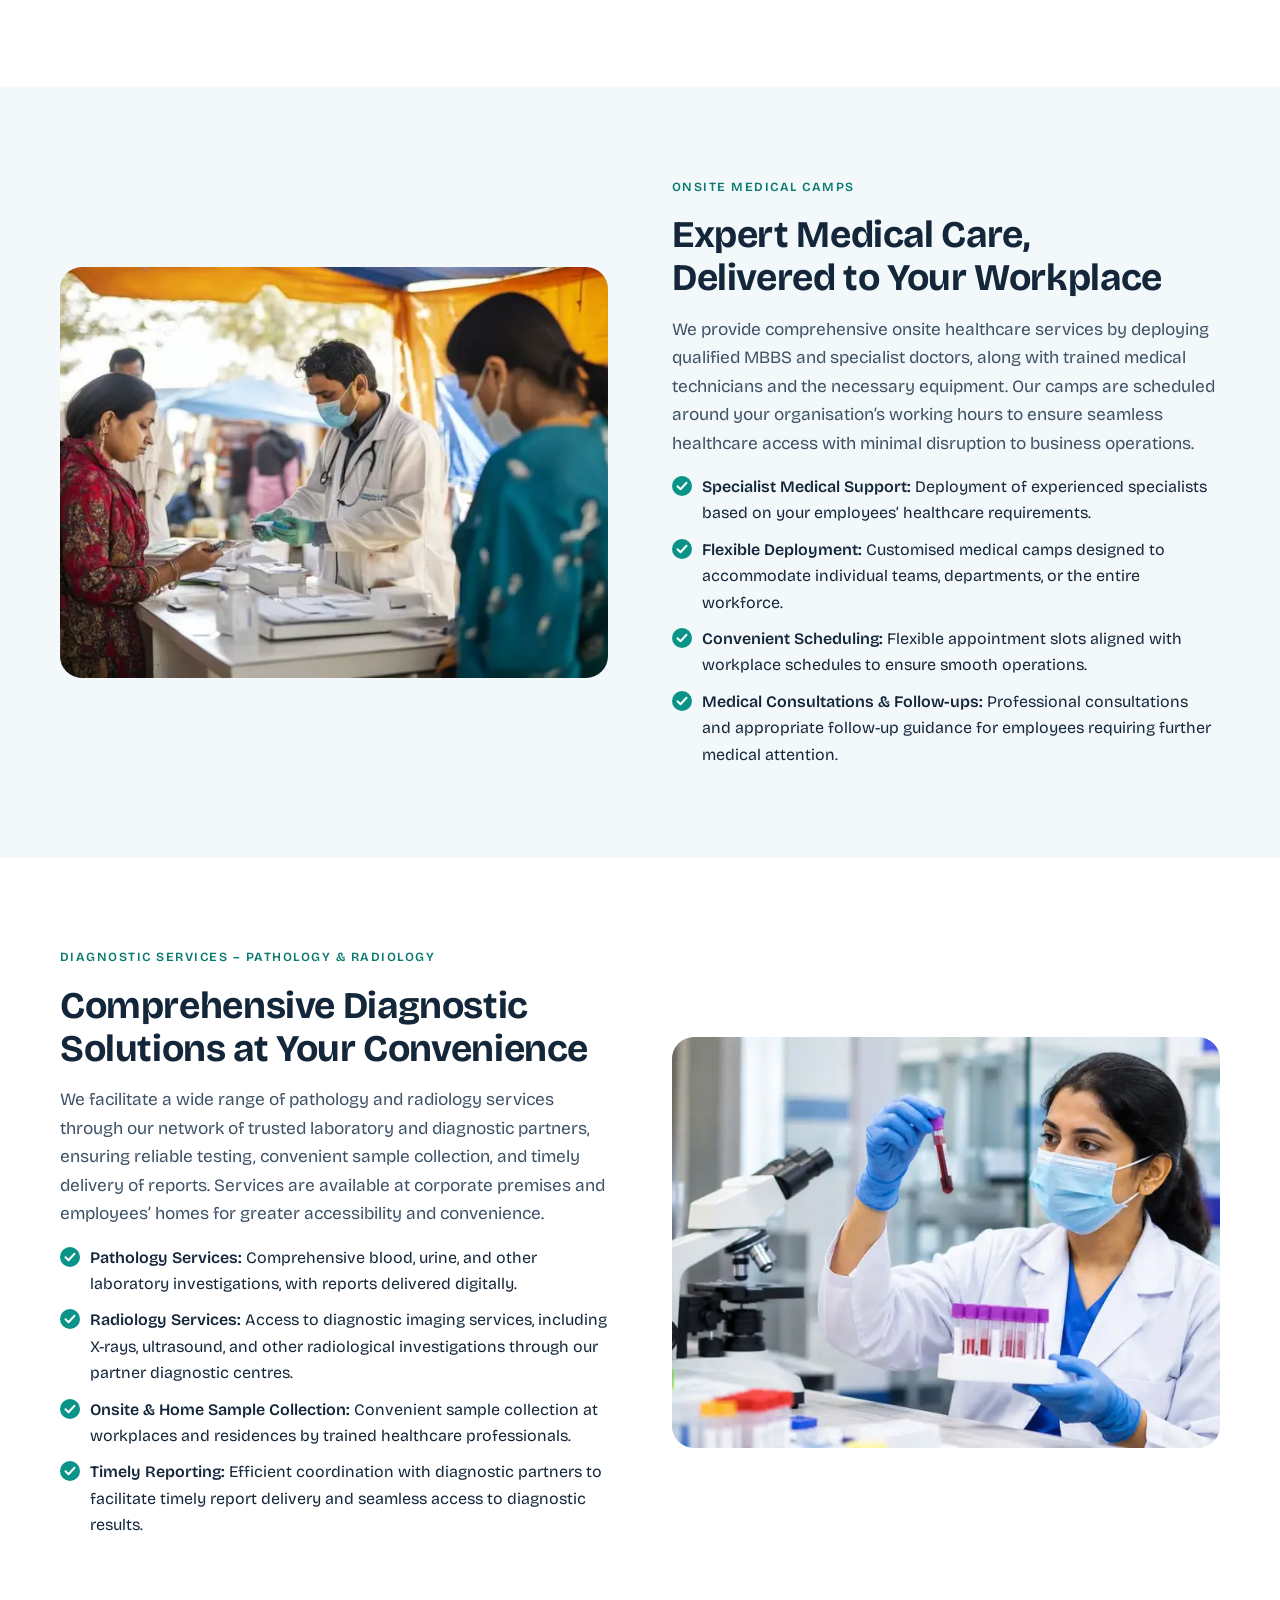
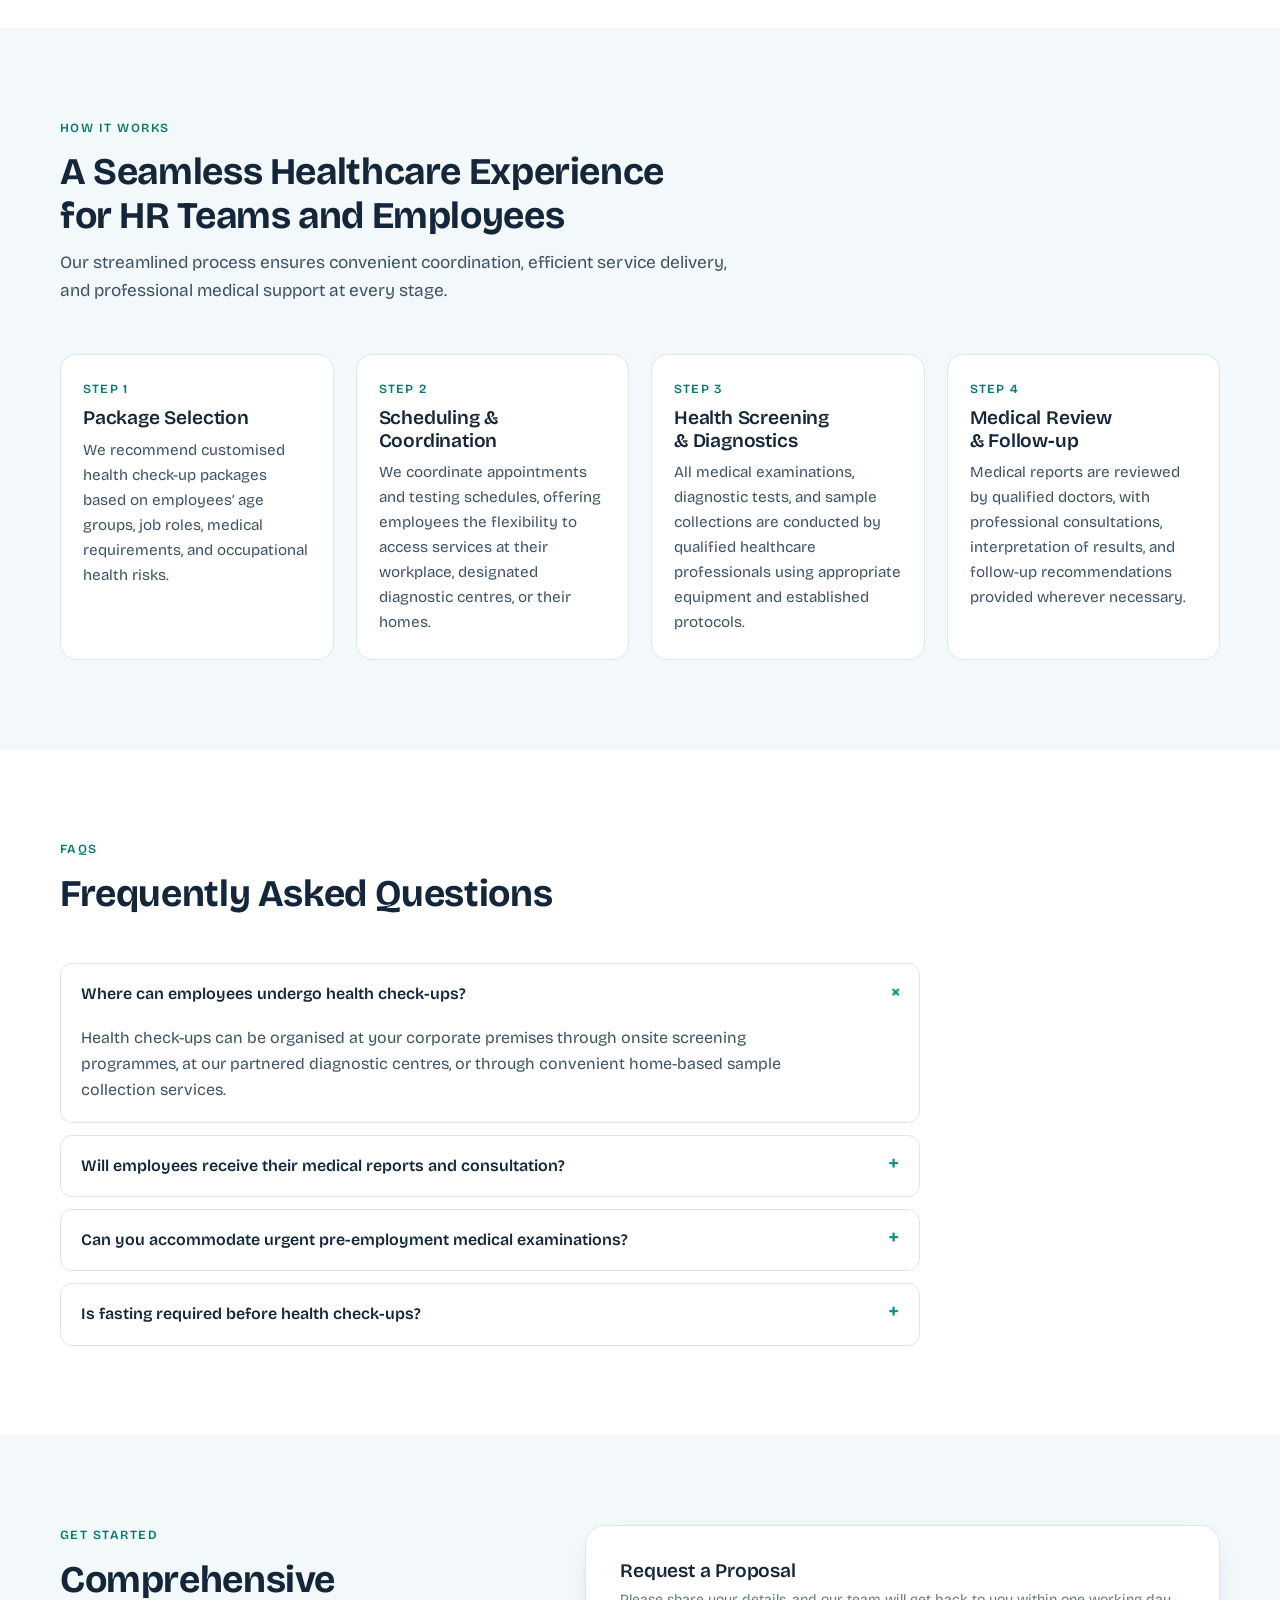
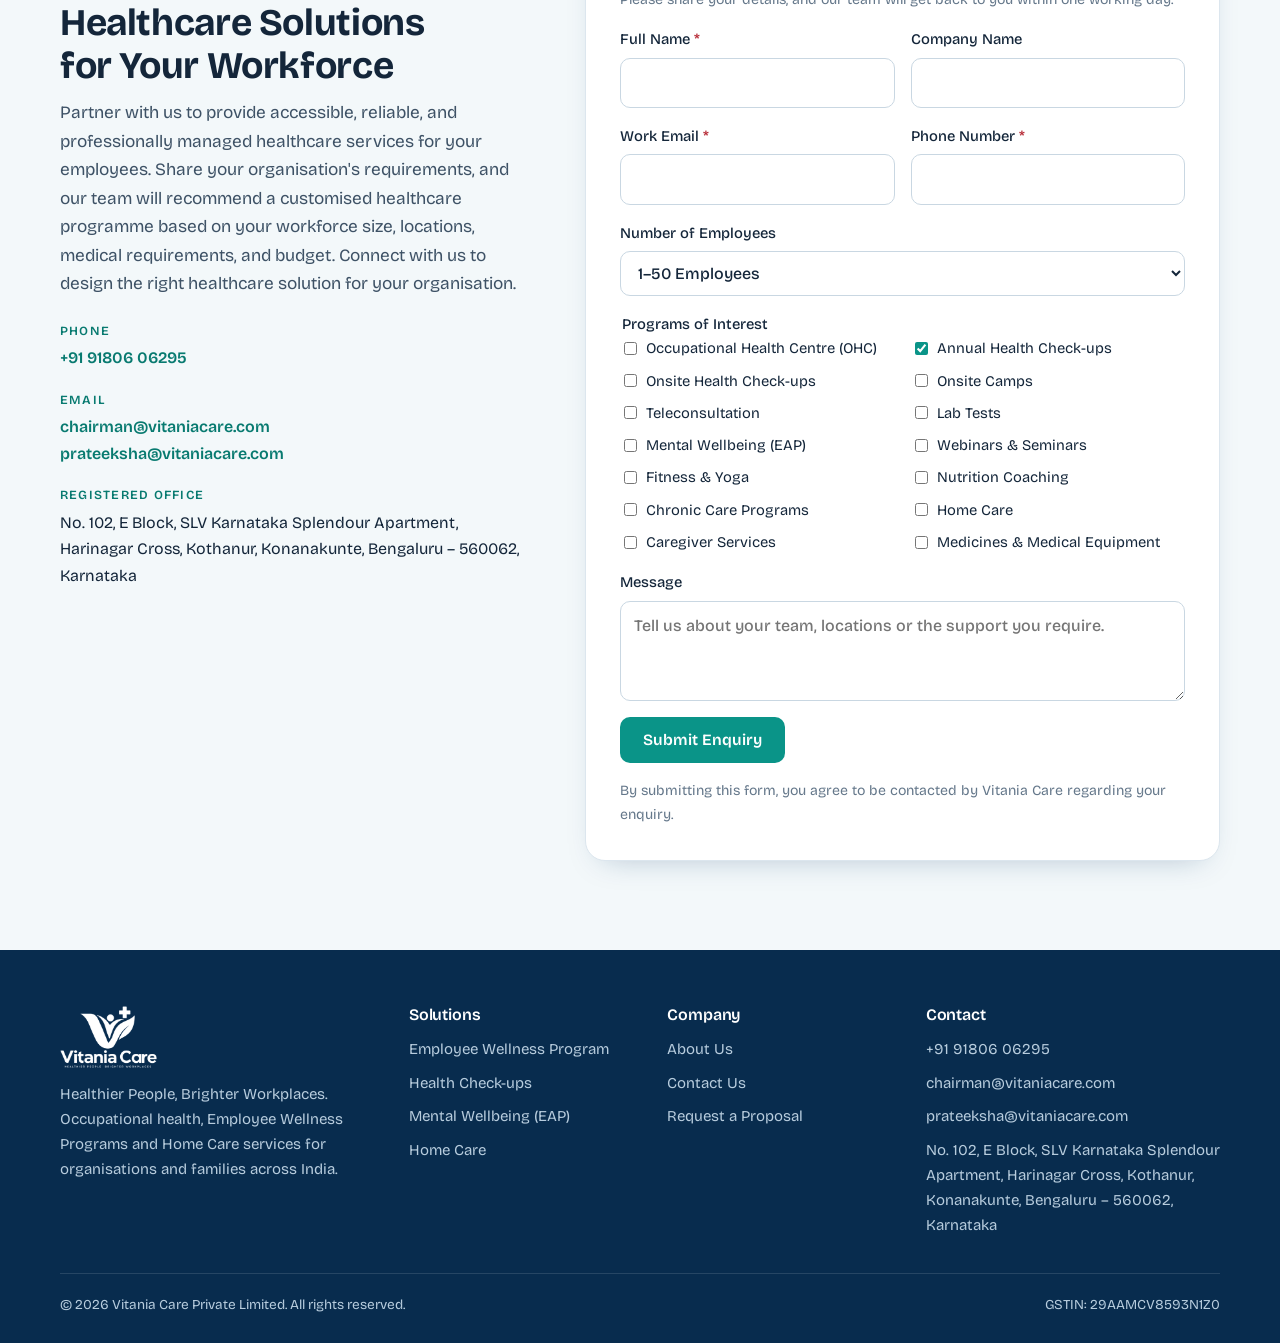
<file: health-checkups.html>
<!doctype html>
<html lang="en-IN">
<head>
<meta charset="utf-8">
<meta name="viewport" content="width=device-width, initial-scale=1, viewport-fit=cover">
<title>Preventive Health Check-ups for Employees | Vitania Care</title>
<meta name="claude:viewport-fit-sides" content="cover">
<meta name="description" content="Comprehensive preventive healthcare solutions, including annual and pre-employment health check-ups, onsite medical camps with MBBS and specialist doctors, and pathology and radiology services with convenient onsite and home sample collection.">
<link rel="canonical" href="https://naveenfreelancer2829-art.github.io/vitania-care-website/health-checkups.html">
<meta name="robots" content="index, follow, max-image-preview:large">
<meta name="theme-color" content="#0B3D6B">
<meta property="og:type" content="website"><meta property="og:site_name" content="Vitania Care"><meta property="og:locale" content="en_IN">
<meta property="og:title" content="Preventive Health Check-ups for Employees | Vitania Care"><meta property="og:description" content="Comprehensive preventive healthcare solutions, including annual and pre-employment health check-ups, onsite medical camps with MBBS and specialist doctors, and pathology and radiology services with convenient onsite and home sample collection."><meta property="og:url" content="https://naveenfreelancer2829-art.github.io/vitania-care-website/health-checkups.html">
<meta property="og:image" content="https://naveenfreelancer2829-art.github.io/vitania-care-website/assets/og-image.jpg"><meta name="twitter:card" content="summary_large_image">
<link rel="icon" type="image/png" sizes="32x32" href="assets/favicon-32.png"><link rel="apple-touch-icon" href="assets/apple-touch-icon.png">
<link rel="preconnect" href="https://fonts.googleapis.com"><link rel="preconnect" href="https://fonts.gstatic.com" crossorigin>
<link rel="stylesheet" href="https://fonts.googleapis.com/css2?family=Bricolage+Grotesque:opsz,wght@12..96,300;12..96,400;12..96,500;12..96,600;12..96,700&display=swap">
<link rel="stylesheet" href="styles.css?v=20261121b">
<script type="application/ld+json">{"@context": "https://schema.org", "@graph": [{"@type": "MedicalBusiness", "@id": "https://naveenfreelancer2829-art.github.io/vitania-care-website/#org", "name": "Vitania Care", "legalName": "Vitania Care Private Limited", "slogan": "Healthier People, Brighter Workplaces", "url": "https://naveenfreelancer2829-art.github.io/vitania-care-website/", "logo": "https://naveenfreelancer2829-art.github.io/vitania-care-website/assets/logo.png", "image": "https://naveenfreelancer2829-art.github.io/vitania-care-website/assets/og-image.jpg", "email": "chairman@vitaniacare.com", "taxID": "29AAMCV8593N1Z0", "address": {"@type": "PostalAddress", "streetAddress": "No. 102, E Block, SLV Karnataka Splendour Apartment, Harinagar Cross, Kothanur, Konanakunte", "addressLocality": "Bengaluru", "addressRegion": "Karnataka", "postalCode": "560062", "addressCountry": "IN"}, "areaServed": {"@type": "Country", "name": "India"}, "founder": [{"@type": "Person", "name": "Sanjeet Kumar", "jobTitle": "Founder & CEO"}, {"@type": "Person", "name": "Prateeksha Devadiga", "jobTitle": "Co-Founder & Head of Operations"}], "telephone": "+91 91806 06295"}, {"@type": "WebPage", "url": "https://naveenfreelancer2829-art.github.io/vitania-care-website/health-checkups.html", "name": "Preventive Health Check-ups for Employees | Vitania Care", "description": "Comprehensive preventive healthcare solutions, including annual and pre-employment health check-ups, onsite medical camps with MBBS and specialist doctors, and pathology and radiology services with convenient onsite and home sample collection.", "inLanguage": "en-IN", "about": {"@id": "https://naveenfreelancer2829-art.github.io/vitania-care-website/#org"}}, {"@type": "BreadcrumbList", "itemListElement": [{"@type": "ListItem", "position": 1, "name": "Home", "item": "https://naveenfreelancer2829-art.github.io/vitania-care-website/"}, {"@type": "ListItem", "position": 2, "name": "Health Check-ups", "item": "https://naveenfreelancer2829-art.github.io/vitania-care-website/health-checkups.html"}]}, {"@type": "Service", "name": "Employee Health Check-ups", "provider": {"@id": "https://naveenfreelancer2829-art.github.io/vitania-care-website/#org"}, "areaServed": "India", "url": "https://naveenfreelancer2829-art.github.io/vitania-care-website/health-checkups.html"}, {"@type": "FAQPage", "mainEntity": [{"@type": "Question", "name": "Where can employees undergo health check-ups?", "acceptedAnswer": {"@type": "Answer", "text": "Health check-ups can be organised at your corporate premises through onsite screening programmes, at our partnered diagnostic centres, or through convenient home-based sample collection services."}}, {"@type": "Question", "name": "Will employees receive their medical reports and consultation?", "acceptedAnswer": {"@type": "Answer", "text": "Yes. Every employee receives a digital copy of their medical report. Qualified doctors review the reports, explain the findings, and provide appropriate medical guidance and follow-up recommendations wherever required."}}, {"@type": "Question", "name": "Can you accommodate urgent pre-employment medical examinations?", "acceptedAnswer": {"@type": "Answer", "text": "Absolutely. We facilitate timely scheduling and completion of pre-employment medical examinations to support smooth employee onboarding and minimise delays in joining formalities."}}, {"@type": "Question", "name": "Is fasting required before health check-ups?", "acceptedAnswer": {"@type": "Answer", "text": "Certain blood investigations may require 8–12 hours of fasting. Employees are provided with the necessary test preparation guidelines and instructions in advance to ensure accurate results."}}]}]}</script>
</head>
<body>
<div class="topbar"><div class="wrap">
  <span>Corporate Health &amp; Wellness Partner, Serving Across India</span>
  <span><a href="tel:+919180606295">+91 91806 06295</a> &nbsp;·&nbsp; <a href="mailto:chairman@vitaniacare.com">chairman@vitaniacare.com</a> &nbsp;·&nbsp; <a href="mailto:prateeksha@vitaniacare.com">prateeksha@vitaniacare.com</a></span>
</div></div>
<header class="site"><div class="wrap bar">
  <a class="brand" href="index.html" aria-label="Vitania Care home"><img src="assets/logo.webp" alt="Vitania Care" width="300" height="191"></a>
  <nav class="main" id="nav" aria-label="Main"><ul>
    <li><a href="index.html">Home</a></li>
    <li class="dd"><a href="employee-wellness.html" aria-current="page">Solutions</a><ul><li><a href="employee-wellness.html">Employee Wellness Program<small>OHC, Teleconsultation and year-round wellness</small></a></li><li><a href="health-checkups.html" aria-current="page">Health Check-ups<small>Onsite check-ups, camps and lab tests</small></a></li><li><a href="mental-wellbeing.html">Mental Wellbeing (EAP)<small>Confidential counselling for employees</small></a></li><li><a href="home-care.html">Home Care<small>Doctors, nurses and caregivers at home</small></a></li></ul></li>
    <li><a href="about.html">About Us</a></li>
    <li><a href="contact.html">Contact Us</a></li>
  </ul></nav>
  <a class="btn btn-primary" href="contact.html">Request a Proposal</a>
  <button class="menu-btn" id="menuBtn" type="button" aria-expanded="false" aria-controls="nav">Menu</button>
</div></header>
<main>
<section class="page-hero"><div class="wrap">
  <div class="copy">
    <p class="crumbs"><a href="index.html">Home</a> / Health Check-ups</p>
    <span class="eyebrow">Health Check-ups</span>
    <h1>Preventive Healthcare Services for Early Detection and Proactive Care</h1>
    <p class="lede">We offer comprehensive preventive healthcare solutions, including Annual Health Check-ups, Pre-employment Medical Examinations, Food Handler Medical Tests, Onsite Health Screenings, and Pathology and Radiology Services. All medical reports are reviewed by qualified doctors, with consultations and clinical guidance provided whenever required.</p>
    <div class="cta-row"><a class="btn btn-primary" href="#enquire">Request a Proposal</a><a class="btn btn-outline" href="tel:+919180606295">Call +91 91806 06295</a></div>
  </div>
  <div><img src="assets/photos/bp-check-800.webp" srcset="assets/photos/bp-check-480.webp 480w, assets/photos/bp-check-800.webp 800w, assets/photos/bp-check-1200.webp 1200w" sizes="(max-width:900px) 92vw, 520px" alt="Doctor measuring an employee's blood pressure during a health check-up" width="800" height="600" fetchpriority="high" decoding="async"></div>
</div></section>
<section><div class="wrap">
  <div class="head"><span class="eyebrow">Our Check-up Services</span><h2>Comprehensive Health Screening Across Every Stage of Employment</h2></div>
  <div class="features"><div class="feature"><div class="ico"><svg viewBox="0 0 24 24" fill="none" stroke="currentColor" stroke-width="1.8" stroke-linecap="round" stroke-linejoin="round" aria-hidden="true"><path d="M9 3h6v3H9z"/><rect x="5" y="5" width="14" height="16" rx="2"/><path d="M9 13l2 2 4-4"/></svg></div><h3>Annual Health Check-ups</h3><p>Comprehensive preventive health packages covering essential blood investigations, ECG, vision screening, and doctor consultations to support early detection and overall health monitoring.</p></div><div class="feature"><div class="ico"><svg viewBox="0 0 24 24" fill="none" stroke="currentColor" stroke-width="1.8" stroke-linecap="round" stroke-linejoin="round" aria-hidden="true"><circle cx="9" cy="8" r="3"/><path d="M3 20c0-3.3 2.7-6 6-6s6 2.7 6 6"/><circle cx="17" cy="9" r="2.5"/><path d="M16 14c2.8 0 5 2.2 5 5"/></svg></div><h3>Pre-employment Medical Examinations</h3><p>Structured medical assessments to evaluate candidates' fitness for employment, ensuring timely completion and efficient onboarding.</p></div><div class="feature"><div class="ico"><svg viewBox="0 0 24 24" fill="none" stroke="currentColor" stroke-width="1.8" stroke-linecap="round" stroke-linejoin="round" aria-hidden="true"><rect x="4" y="3" width="16" height="18" rx="2"/><path d="M9 21v-4h6v4M8 7h2M14 7h2M8 11h2M14 11h2"/></svg></div><h3>Onsite Health Screenings</h3><p>Workplace-based health assessments, including blood pressure, blood glucose, BMI, vision, and dental screenings, for convenient employee health monitoring.</p></div><div class="feature"><div class="ico"><svg viewBox="0 0 24 24" fill="none" stroke="currentColor" stroke-width="1.8" stroke-linecap="round" stroke-linejoin="round" aria-hidden="true"><path d="M3 20L12 4l9 16H3z"/><path d="M12 20v-6M9 17h6"/></svg></div><h3>Onsite Medical Camps</h3><p>Deployment of qualified MBBS and specialist doctors at corporate premises to conduct medical camps and provide accessible healthcare services.</p></div><div class="feature"><div class="ico"><svg viewBox="0 0 24 24" fill="none" stroke="currentColor" stroke-width="1.8" stroke-linecap="round" stroke-linejoin="round" aria-hidden="true"><path d="M9 3h6M10 3v6l-5 9a2 2 0 0 0 1.8 3h10.4a2 2 0 0 0 1.8-3l-5-9V3"/><path d="M7.5 15h9"/></svg></div><h3>Pathology &amp; Radiology Services</h3><p>Comprehensive diagnostic services, including pathology investigations and radiology tests, with convenient onsite and home-based sample collection facilities.</p></div><div class="feature"><div class="ico"><svg viewBox="0 0 24 24" fill="none" stroke="currentColor" stroke-width="1.8" stroke-linecap="round" stroke-linejoin="round" aria-hidden="true"><path d="M6 3v6a5 5 0 0 0 10 0V3"/><path d="M11 14v2a4 4 0 0 0 8 0v-2"/><circle cx="19" cy="12" r="2"/></svg></div><h3>Doctor-Reviewed Reports &amp; Consultations</h3><p>Medical reports reviewed by qualified doctors, with professional interpretation, consultations, and appropriate follow-up recommendations wherever required.</p></div></div>
</div></section>
<section id="camps" class="soft"><div class="wrap split">
  <div class="media"><img src="assets/photos/medical-camp-800.webp" srcset="assets/photos/medical-camp-480.webp 480w, assets/photos/medical-camp-800.webp 800w, assets/photos/medical-camp-1200.webp 1200w" sizes="(max-width:900px) 92vw, 560px" alt="Doctors attending to employees at an onsite health camp" width="800" height="600" loading="lazy" decoding="async"></div>
  <div class="copy"><span class="eyebrow">Onsite Medical Camps</span><h2>Expert Medical Care, Delivered to Your Workplace</h2>
    <p class="lede">We provide comprehensive onsite healthcare services by deploying qualified MBBS and specialist doctors, along with trained medical technicians and the necessary equipment. Our camps are scheduled around your organisation’s working hours to ensure seamless healthcare access with minimal disruption to business operations.</p>
    <ul class="ticks"><li><span><b>Specialist Medical Support:</b> Deployment of experienced specialists based on your employees’ healthcare requirements.</span></li><li><span><b>Flexible Deployment:</b> Customised medical camps designed to accommodate individual teams, departments, or the entire workforce.</span></li><li><span><b>Convenient Scheduling:</b> Flexible appointment slots aligned with workplace schedules to ensure smooth operations.</span></li><li><span><b>Medical Consultations &amp; Follow-ups:</b> Professional consultations and appropriate follow-up guidance for employees requiring further medical attention.</span></li></ul></div>
</div></section>
<section id="lab-tests"><div class="wrap split rev">
  <div class="media"><img src="assets/photos/lab-test-800.webp" srcset="assets/photos/lab-test-480.webp 480w, assets/photos/lab-test-800.webp 800w, assets/photos/lab-test-1200.webp 1200w" sizes="(max-width:900px) 92vw, 560px" alt="Laboratory technician examining a blood sample beside a microscope" width="800" height="600" loading="lazy" decoding="async"></div>
  <div class="copy"><span class="eyebrow">Diagnostic Services – Pathology &amp; Radiology</span><h2>Comprehensive Diagnostic Solutions at Your Convenience</h2>
    <p class="lede">We facilitate a wide range of pathology and radiology services through our network of trusted laboratory and diagnostic partners, ensuring reliable testing, convenient sample collection, and timely delivery of reports. Services are available at corporate premises and employees’ homes for greater accessibility and convenience.</p>
    <ul class="ticks"><li><span><b>Pathology Services:</b> Comprehensive blood, urine, and other laboratory investigations, with reports delivered digitally.</span></li><li><span><b>Radiology Services:</b> Access to diagnostic imaging services, including X-rays, ultrasound, and other radiological investigations through our partner diagnostic centres.</span></li><li><span><b>Onsite &amp; Home Sample Collection:</b> Convenient sample collection at workplaces and residences by trained healthcare professionals.</span></li><li><span><b>Timely Reporting:</b> Efficient coordination with diagnostic partners to facilitate timely report delivery and seamless access to diagnostic results.</span></li></ul></div>
</div></section>
<section class="soft"><div class="wrap">
  <div class="head"><span class="eyebrow">How It Works</span><h2>A Seamless Healthcare Experience for HR Teams and Employees</h2>
    <p class="lede">Our streamlined process ensures convenient coordination, efficient service delivery, and professional medical support at every stage.</p></div>
  <ol class="steps"><li><h3>Package Selection</h3><p>We recommend customised health check-up packages based on employees’ age groups, job roles, medical requirements, and occupational health risks.</p></li><li><h3>Scheduling &amp; Coordination</h3><p>We coordinate appointments and testing schedules, offering employees the flexibility to access services at their workplace, designated diagnostic centres, or their homes.</p></li><li><h3>Health Screening &amp; Diagnostics</h3><p>All medical examinations, diagnostic tests, and sample collections are conducted by qualified healthcare professionals using appropriate equipment and established protocols.</p></li><li><h3>Medical Review &amp; Follow-up</h3><p>Medical reports are reviewed by qualified doctors, with professional consultations, interpretation of results, and follow-up recommendations provided wherever necessary.</p></li></ol>
</div></section>
<section><div class="wrap">
  <div class="head"><span class="eyebrow">FAQs</span><h2>Frequently Asked Questions</h2></div>
  <div class="faq"><details open><summary>Where can employees undergo health check-ups?</summary><p>Health check-ups can be organised at your corporate premises through onsite screening programmes, at our partnered diagnostic centres, or through convenient home-based sample collection services.</p></details><details><summary>Will employees receive their medical reports and consultation?</summary><p>Yes. Every employee receives a digital copy of their medical report. Qualified doctors review the reports, explain the findings, and provide appropriate medical guidance and follow-up recommendations wherever required.</p></details><details><summary>Can you accommodate urgent pre-employment medical examinations?</summary><p>Absolutely. We facilitate timely scheduling and completion of pre-employment medical examinations to support smooth employee onboarding and minimise delays in joining formalities.</p></details><details><summary>Is fasting required before health check-ups?</summary><p>Certain blood investigations may require 8–12 hours of fasting. Employees are provided with the necessary test preparation guidelines and instructions in advance to ensure accurate results.</p></details></div></div></section>
<section id="enquire" class="soft"><div class="wrap contact-grid">
  <div class="info">
    <div class="head" style="margin:0"><span class="eyebrow">Get Started</span><h2>Comprehensive Healthcare Solutions for Your Workforce</h2>
      <p class="lede">Partner with us to provide accessible, reliable, and professionally managed healthcare services for your employees. Share your organisation's requirements, and our team will recommend a customised healthcare programme based on your workforce size, locations, medical requirements, and budget. Connect with us to design the right healthcare solution for your organisation.</p></div>
    <dl><div><dt>Phone</dt><dd><a class="link" href="tel:+919180606295">+91 91806 06295</a></dd></div><div><dt>Email</dt><dd><a class="link" href="mailto:chairman@vitaniacare.com">chairman@vitaniacare.com</a><br><a class="link" href="mailto:prateeksha@vitaniacare.com">prateeksha@vitaniacare.com</a></dd></div><div><dt>Registered Office</dt><dd>No. 102, E Block, SLV Karnataka Splendour Apartment, Harinagar Cross, Kothanur, Konanakunte, Bengaluru – 560062, Karnataka</dd></div></dl>
  </div>
  <form class="enquiry" id="enq" action="https://formsubmit.co/prateeksha@vitaniacare.com" method="POST">
  <div><h3>Request a Proposal</h3><p class="note" style="margin-top:6px">Please share your details, and our team will get back to you within one working day.</p></div>
  <input type="hidden" name="_subject" value="New Enquiry from the Vitania Care Website">
  <input type="hidden" name="_cc" value="chairman@vitaniacare.com">
  <input type="hidden" name="_template" value="table">
  <input type="hidden" name="_next" value="">
  <input type="text" name="_honey" style="display:none" tabindex="-1" autocomplete="off">
  <div class="row2">
    <label for="enq-name"><span>Full Name <span class="req">*</span></span><input id="enq-name" name="name" autocomplete="name" required></label>
    <label for="enq-company">Company Name<input id="enq-company" name="company" autocomplete="organization"></label>
  </div>
  <div class="row2">
    <label for="enq-email"><span>Work Email <span class="req">*</span></span><input id="enq-email" name="email" type="email" autocomplete="email" required></label>
    <label for="enq-phone"><span>Phone Number <span class="req">*</span></span><input id="enq-phone" name="phone" type="tel" autocomplete="tel" required pattern="[0-9+ ()-]{8,}"></label>
  </div>
  <label for="enq-size">Number of Employees<select id="enq-size" name="employees"><option>1–50 Employees</option><option>51–200 Employees</option><option>201–500 Employees</option><option>501–1,000 Employees</option><option>More than 1,000 Employees</option><option>Individual or Family</option></select></label>
  <fieldset><legend>Programs of Interest</legend><div class="checks"><label><input type="checkbox" name="programs" value="Occupational Health Centre (OHC)"> Occupational Health Centre (OHC)</label><label><input type="checkbox" name="programs" value="Annual Health Check-ups" checked> Annual Health Check-ups</label><label><input type="checkbox" name="programs" value="Onsite Health Check-ups"> Onsite Health Check-ups</label><label><input type="checkbox" name="programs" value="Onsite Camps"> Onsite Camps</label><label><input type="checkbox" name="programs" value="Teleconsultation"> Teleconsultation</label><label><input type="checkbox" name="programs" value="Lab Tests"> Lab Tests</label><label><input type="checkbox" name="programs" value="Mental Wellbeing (EAP)"> Mental Wellbeing (EAP)</label><label><input type="checkbox" name="programs" value="Webinars and Seminars"> Webinars &amp; Seminars</label><label><input type="checkbox" name="programs" value="Fitness and Yoga"> Fitness &amp; Yoga</label><label><input type="checkbox" name="programs" value="Nutrition Coaching"> Nutrition Coaching</label><label><input type="checkbox" name="programs" value="Chronic Care Programs"> Chronic Care Programs</label><label><input type="checkbox" name="programs" value="Home Care"> Home Care</label><label><input type="checkbox" name="programs" value="Caregiver Services"> Caregiver Services</label><label><input type="checkbox" name="programs" value="Medicines and Medical Equipment"> Medicines &amp; Medical Equipment</label></div></fieldset>
  <label for="enq-msg">Message<textarea id="enq-msg" name="message" placeholder="Tell us about your team, locations or the support you require."></textarea></label>
  <button class="btn btn-primary" type="submit" style="justify-self:start">Submit Enquiry</button>
  <p class="note form-note">By submitting this form, you agree to be contacted by Vitania Care regarding your enquiry.</p>
</form>
</div></section>
</main>
<footer class="site"><div class="wrap">
  <div class="foot">
    <div style="display:grid;gap:14px;align-content:start">
      <img src="assets/logo-white.webp" alt="Vitania Care" width="300" height="191" loading="lazy">
      <p>Healthier People, Brighter Workplaces. Occupational health, Employee Wellness Programs and Home Care services for organisations and families across India.</p>
    </div>
    <div><h4>Solutions</h4><ul><li><a href="employee-wellness.html">Employee Wellness Program</a></li><li><a href="health-checkups.html">Health Check-ups</a></li><li><a href="mental-wellbeing.html">Mental Wellbeing (EAP)</a></li><li><a href="home-care.html">Home Care</a></li></ul></div>
    <div><h4>Company</h4><ul><li><a href="about.html">About Us</a></li><li><a href="contact.html">Contact Us</a></li><li><a href="contact.html">Request a Proposal</a></li></ul></div>
    <div><h4>Contact</h4><ul><li><a href="tel:+919180606295">+91 91806 06295</a></li><li><a href="mailto:chairman@vitaniacare.com">chairman@vitaniacare.com</a></li><li><a href="mailto:prateeksha@vitaniacare.com">prateeksha@vitaniacare.com</a></li><li>No. 102, E Block, SLV Karnataka Splendour Apartment, Harinagar Cross, Kothanur, Konanakunte, Bengaluru – 560062, Karnataka</li></ul></div>
  </div>
  <div class="legal"><span>© 2026 Vitania Care Private Limited. All rights reserved.</span><span>GSTIN: 29AAMCV8593N1Z0</span></div>
</div></footer>
<script src="site.js" defer></script>
</body>
</html>
</file>
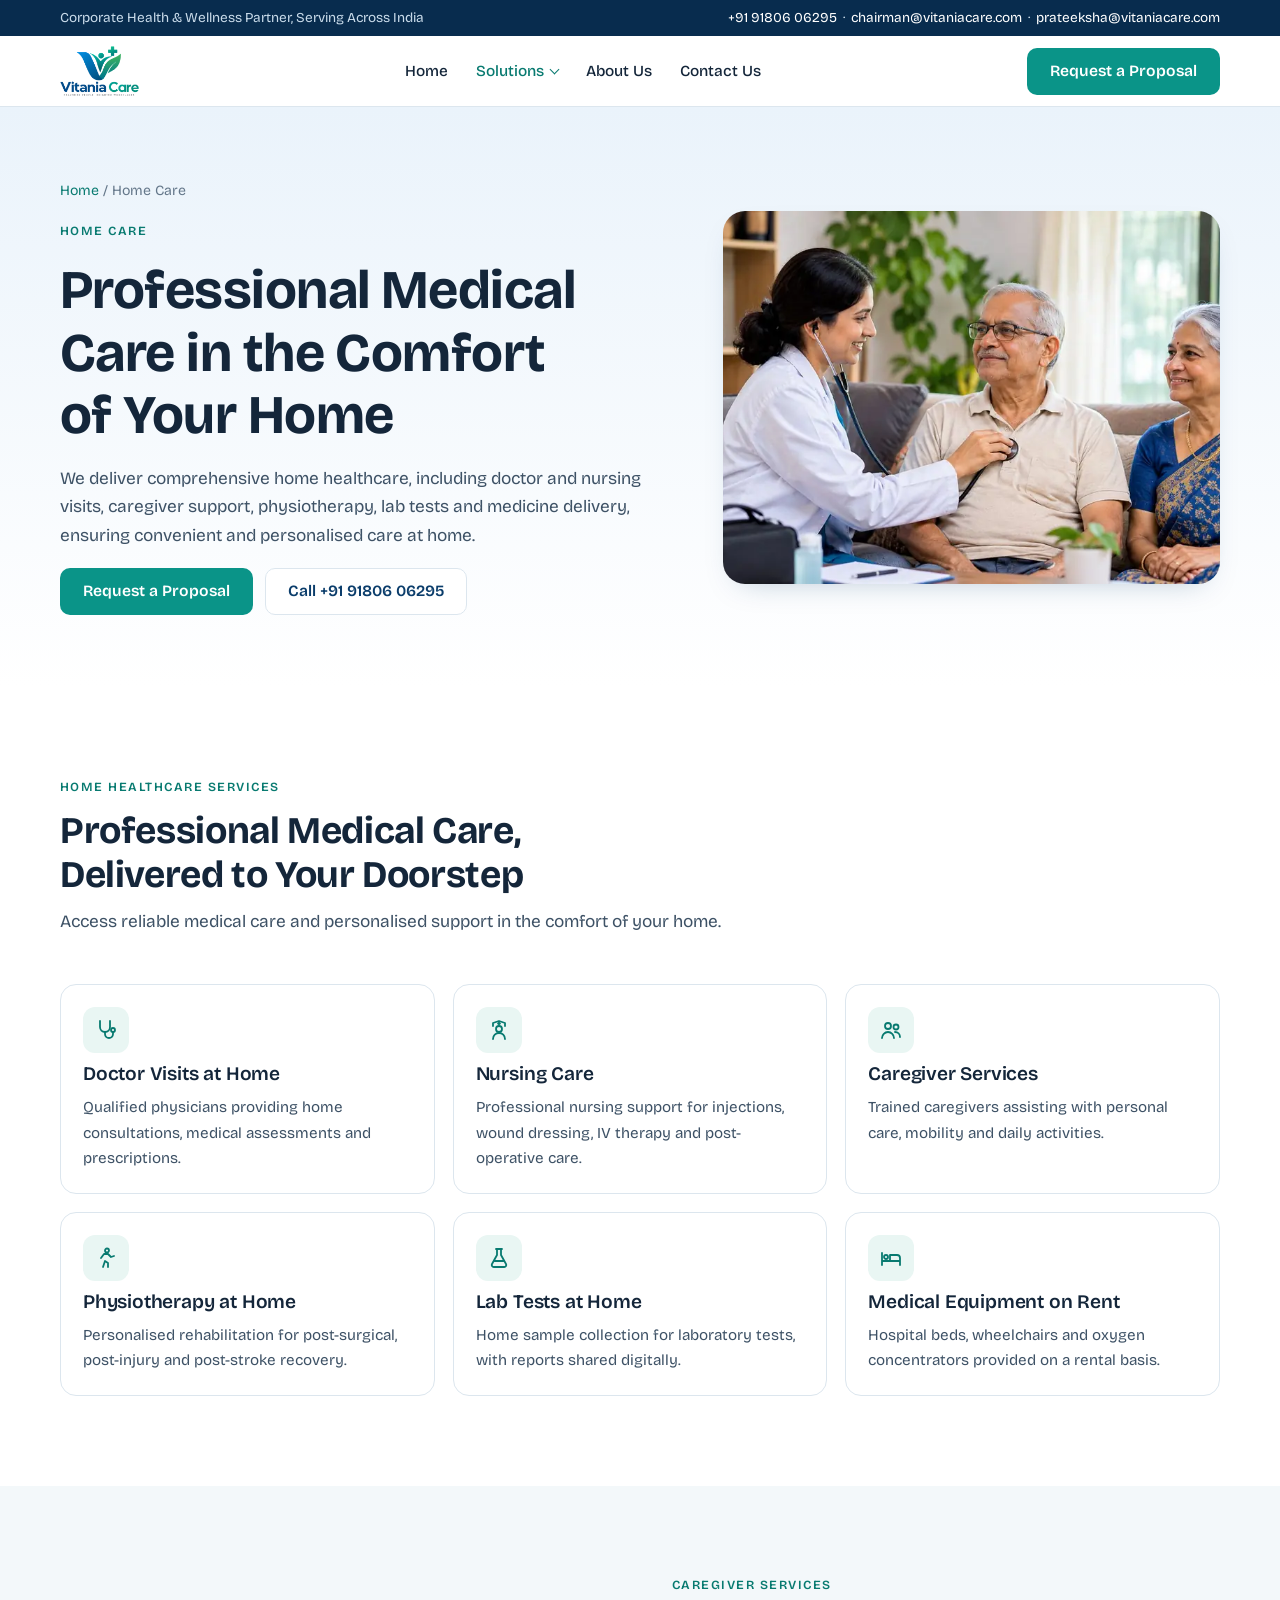
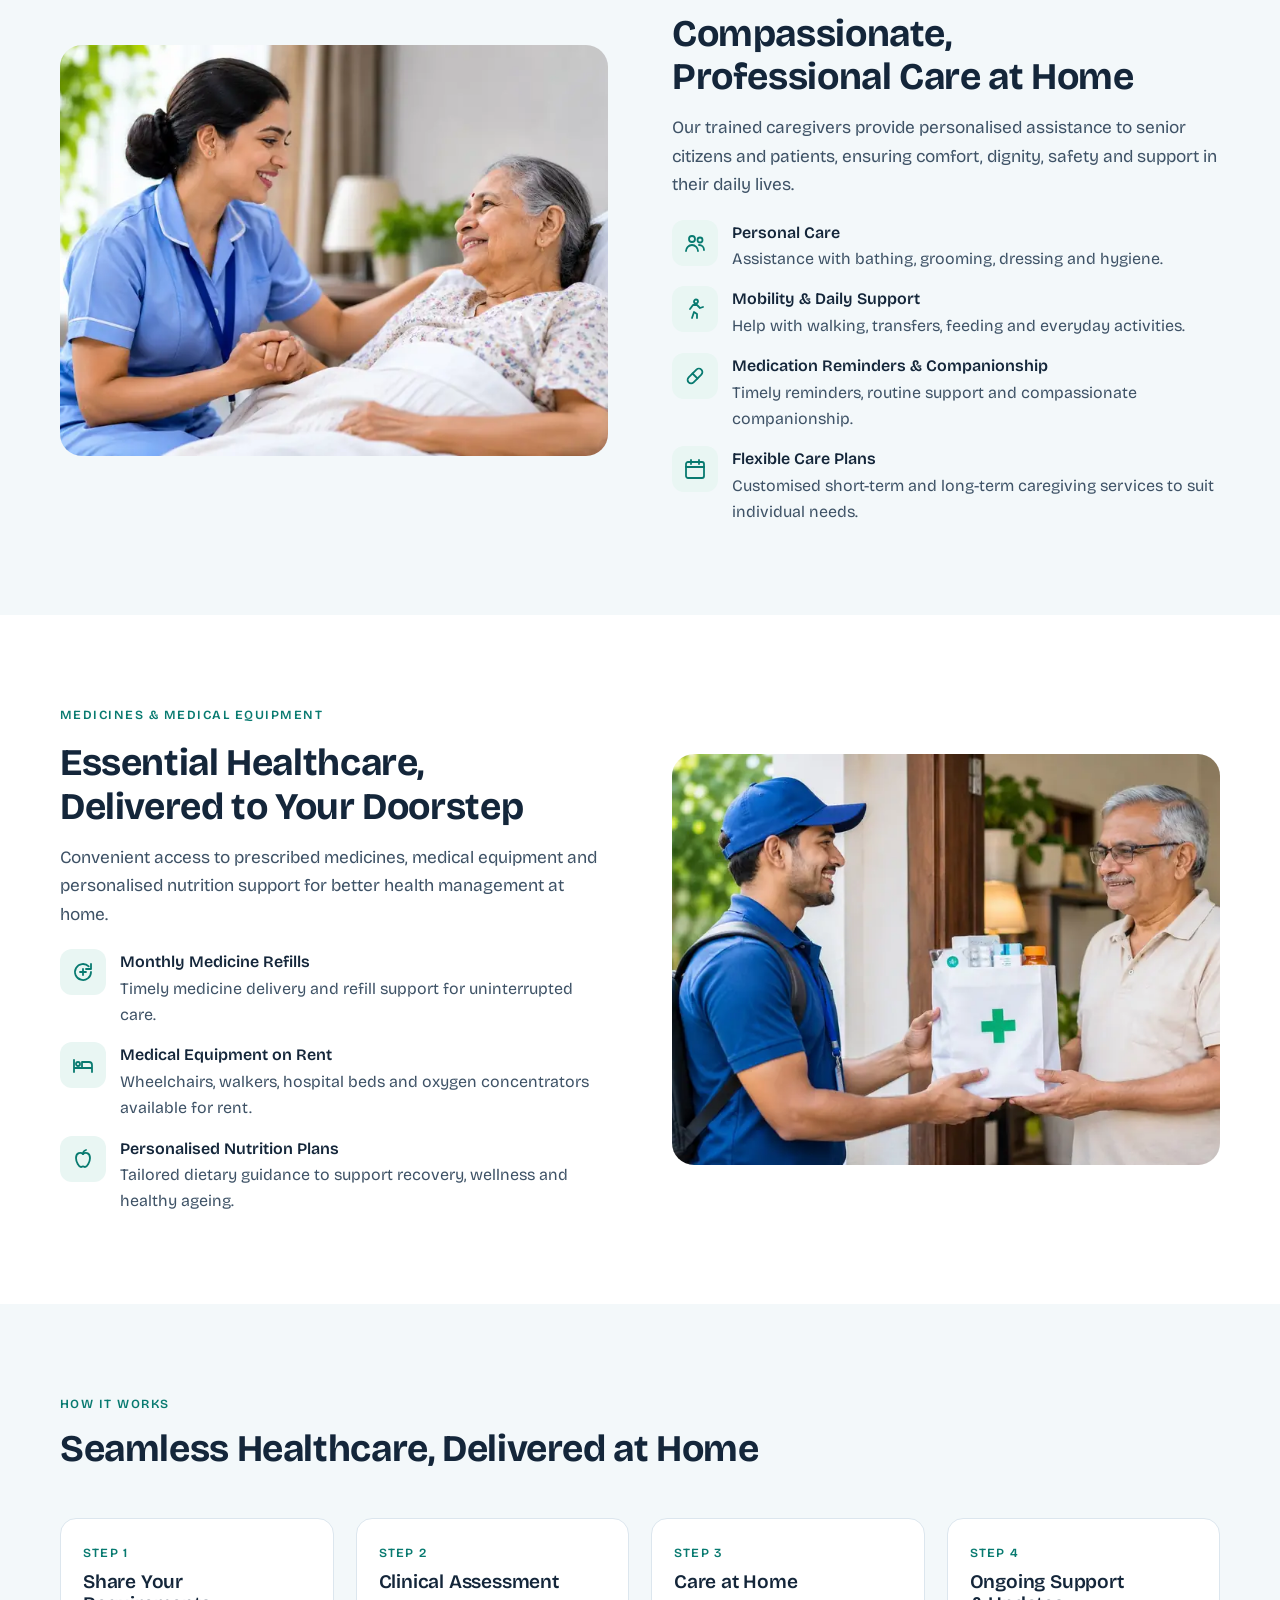
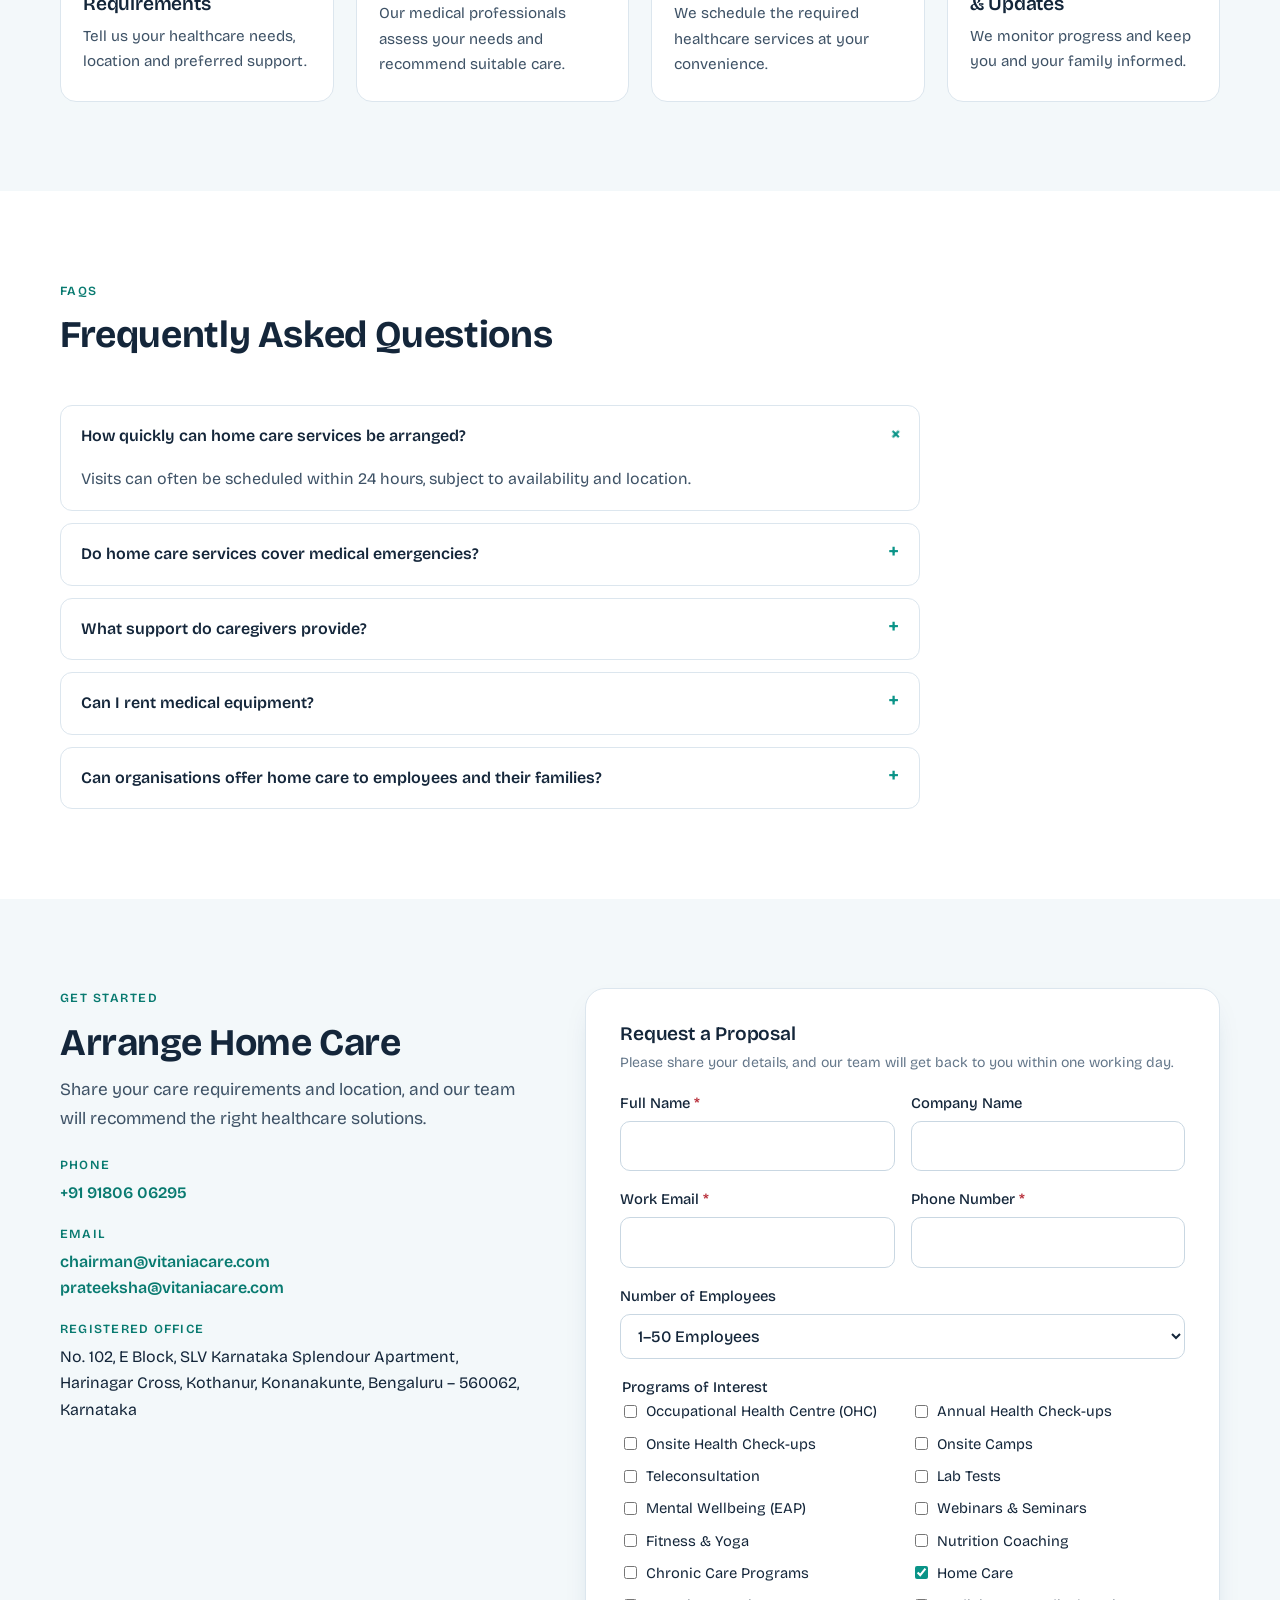
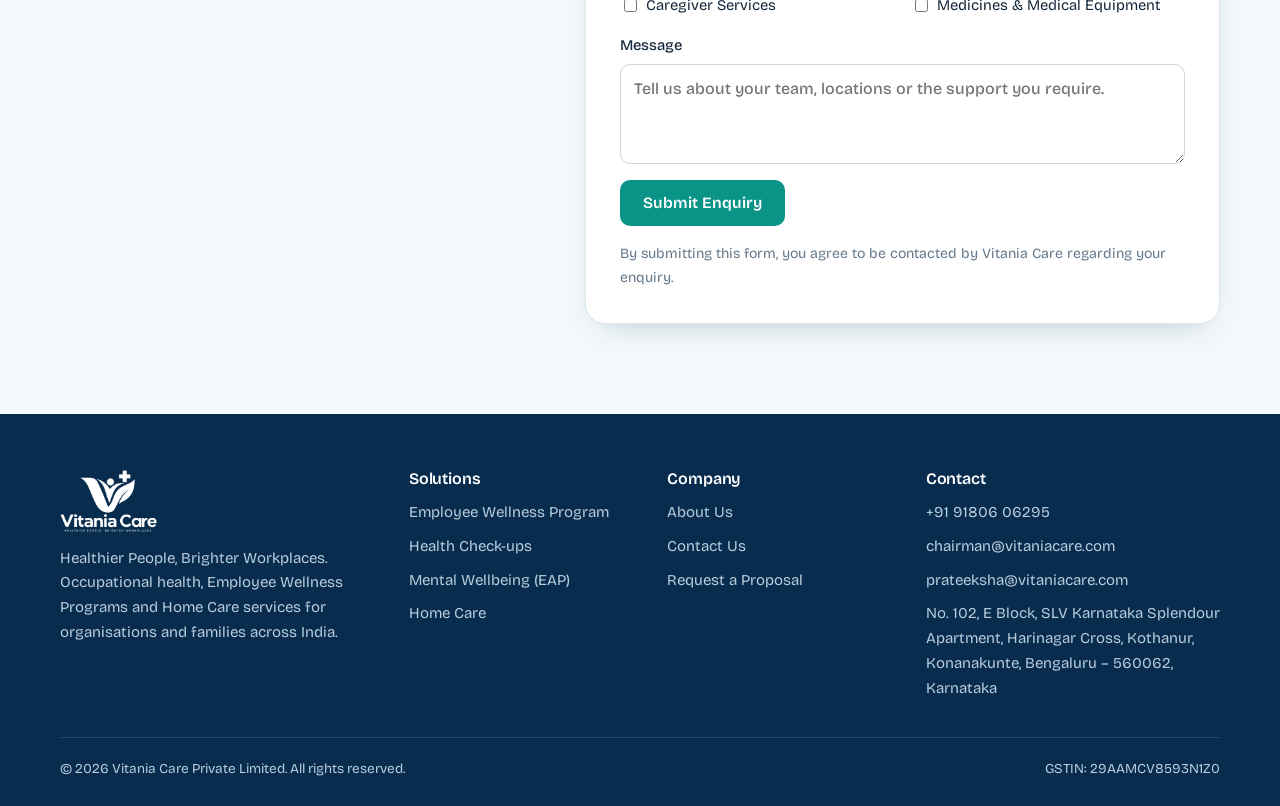
<file: home-care.html>
<!doctype html>
<html lang="en-IN">
<head>
<meta charset="utf-8">
<meta name="viewport" content="width=device-width, initial-scale=1, viewport-fit=cover">
<title>Home Care Services | Vitania Care</title>
<meta name="claude:viewport-fit-sides" content="cover">
<meta name="description" content="Vitania Care offers comprehensive home healthcare, including doctor and nursing visits, caregiver support, physiotherapy, lab tests, medicine delivery and medical equipment rentals.">
<link rel="canonical" href="https://naveenfreelancer2829-art.github.io/vitania-care-website/home-care.html">
<meta name="robots" content="index, follow, max-image-preview:large">
<meta name="theme-color" content="#0B3D6B">
<meta property="og:type" content="website"><meta property="og:site_name" content="Vitania Care"><meta property="og:locale" content="en_IN">
<meta property="og:title" content="Home Care Services | Vitania Care"><meta property="og:description" content="Vitania Care offers comprehensive home healthcare, including doctor and nursing visits, caregiver support, physiotherapy, lab tests, medicine delivery and medical equipment rentals."><meta property="og:url" content="https://naveenfreelancer2829-art.github.io/vitania-care-website/home-care.html">
<meta property="og:image" content="https://naveenfreelancer2829-art.github.io/vitania-care-website/assets/og-image.jpg"><meta name="twitter:card" content="summary_large_image">
<link rel="icon" type="image/png" sizes="32x32" href="assets/favicon-32.png"><link rel="apple-touch-icon" href="assets/apple-touch-icon.png">
<link rel="preconnect" href="https://fonts.googleapis.com"><link rel="preconnect" href="https://fonts.gstatic.com" crossorigin>
<link rel="stylesheet" href="https://fonts.googleapis.com/css2?family=Bricolage+Grotesque:opsz,wght@12..96,300;12..96,400;12..96,500;12..96,600;12..96,700&display=swap">
<link rel="stylesheet" href="styles.css?v=20261121b">
<script type="application/ld+json">{"@context": "https://schema.org", "@graph": [{"@type": "MedicalBusiness", "@id": "https://naveenfreelancer2829-art.github.io/vitania-care-website/#org", "name": "Vitania Care", "legalName": "Vitania Care Private Limited", "slogan": "Healthier People, Brighter Workplaces", "url": "https://naveenfreelancer2829-art.github.io/vitania-care-website/", "logo": "https://naveenfreelancer2829-art.github.io/vitania-care-website/assets/logo.png", "image": "https://naveenfreelancer2829-art.github.io/vitania-care-website/assets/og-image.jpg", "email": "chairman@vitaniacare.com", "taxID": "29AAMCV8593N1Z0", "address": {"@type": "PostalAddress", "streetAddress": "No. 102, E Block, SLV Karnataka Splendour Apartment, Harinagar Cross, Kothanur, Konanakunte", "addressLocality": "Bengaluru", "addressRegion": "Karnataka", "postalCode": "560062", "addressCountry": "IN"}, "areaServed": {"@type": "Country", "name": "India"}, "founder": [{"@type": "Person", "name": "Sanjeet Kumar", "jobTitle": "Founder & CEO"}, {"@type": "Person", "name": "Prateeksha Devadiga", "jobTitle": "Co-Founder & Head of Operations"}], "telephone": "+91 91806 06295"}, {"@type": "WebPage", "url": "https://naveenfreelancer2829-art.github.io/vitania-care-website/home-care.html", "name": "Home Care Services | Vitania Care", "description": "Vitania Care offers comprehensive home healthcare, including doctor and nursing visits, caregiver support, physiotherapy, lab tests, medicine delivery and medical equipment rentals.", "inLanguage": "en-IN", "about": {"@id": "https://naveenfreelancer2829-art.github.io/vitania-care-website/#org"}}, {"@type": "BreadcrumbList", "itemListElement": [{"@type": "ListItem", "position": 1, "name": "Home", "item": "https://naveenfreelancer2829-art.github.io/vitania-care-website/"}, {"@type": "ListItem", "position": 2, "name": "Home Care", "item": "https://naveenfreelancer2829-art.github.io/vitania-care-website/home-care.html"}]}, {"@type": "Service", "name": "Home Care", "provider": {"@id": "https://naveenfreelancer2829-art.github.io/vitania-care-website/#org"}, "areaServed": "India", "url": "https://naveenfreelancer2829-art.github.io/vitania-care-website/home-care.html"}, {"@type": "FAQPage", "mainEntity": [{"@type": "Question", "name": "How quickly can home care services be arranged?", "acceptedAnswer": {"@type": "Answer", "text": "Visits can often be scheduled within 24 hours, subject to availability and location."}}, {"@type": "Question", "name": "Do home care services cover medical emergencies?", "acceptedAnswer": {"@type": "Answer", "text": "No. In an emergency, please contact ambulance services or visit the nearest hospital."}}, {"@type": "Question", "name": "What support do caregivers provide?", "acceptedAnswer": {"@type": "Answer", "text": "Caregivers assist with personal care, mobility, feeding, medication reminders and companionship."}}, {"@type": "Question", "name": "Can I rent medical equipment?", "acceptedAnswer": {"@type": "Answer", "text": "Yes. Wheelchairs, walkers, hospital beds and oxygen concentrators are available on rent."}}, {"@type": "Question", "name": "Can organisations offer home care to employees and their families?", "acceptedAnswer": {"@type": "Answer", "text": "Yes. Organisations can include our home healthcare services as part of their employee wellness benefits."}}]}]}</script>
</head>
<body>
<div class="topbar"><div class="wrap">
  <span>Corporate Health &amp; Wellness Partner, Serving Across India</span>
  <span><a href="tel:+919180606295">+91 91806 06295</a> &nbsp;·&nbsp; <a href="mailto:chairman@vitaniacare.com">chairman@vitaniacare.com</a> &nbsp;·&nbsp; <a href="mailto:prateeksha@vitaniacare.com">prateeksha@vitaniacare.com</a></span>
</div></div>
<header class="site"><div class="wrap bar">
  <a class="brand" href="index.html" aria-label="Vitania Care home"><img src="assets/logo.webp" alt="Vitania Care" width="300" height="191"></a>
  <nav class="main" id="nav" aria-label="Main"><ul>
    <li><a href="index.html">Home</a></li>
    <li class="dd"><a href="employee-wellness.html" aria-current="page">Solutions</a><ul><li><a href="employee-wellness.html">Employee Wellness Program<small>OHC, Teleconsultation and year-round wellness</small></a></li><li><a href="health-checkups.html">Health Check-ups<small>Onsite check-ups, camps and lab tests</small></a></li><li><a href="mental-wellbeing.html">Mental Wellbeing (EAP)<small>Confidential counselling for employees</small></a></li><li><a href="home-care.html" aria-current="page">Home Care<small>Doctors, nurses and caregivers at home</small></a></li></ul></li>
    <li><a href="about.html">About Us</a></li>
    <li><a href="contact.html">Contact Us</a></li>
  </ul></nav>
  <a class="btn btn-primary" href="contact.html">Request a Proposal</a>
  <button class="menu-btn" id="menuBtn" type="button" aria-expanded="false" aria-controls="nav">Menu</button>
</div></header>
<main>
<section class="page-hero"><div class="wrap">
  <div class="copy">
    <p class="crumbs"><a href="index.html">Home</a> / Home Care</p>
    <span class="eyebrow">Home Care</span>
    <h1>Professional Medical Care in the Comfort of Your Home</h1>
    <p class="lede">We deliver comprehensive home healthcare, including doctor and nursing visits, caregiver support, physiotherapy, lab tests and medicine delivery, ensuring convenient and personalised care at home.</p>
    <div class="cta-row"><a class="btn btn-primary" href="#enquire">Request a Proposal</a><a class="btn btn-outline" href="tel:+919180606295">Call +91 91806 06295</a></div>
  </div>
  <div><img src="assets/photos/doctor-home-visit-800.webp" srcset="assets/photos/doctor-home-visit-480.webp 480w, assets/photos/doctor-home-visit-800.webp 800w, assets/photos/doctor-home-visit-1200.webp 1200w" sizes="(max-width:900px) 92vw, 520px" alt="Doctor checking an elderly man's heartbeat at home while his wife looks on" width="800" height="600" fetchpriority="high" decoding="async"></div>
</div></section>
<section><div class="wrap">
  <div class="head"><span class="eyebrow">Home Healthcare Services</span><h2>Professional Medical Care, Delivered to Your Doorstep</h2>
    <p class="lede">Access reliable medical care and personalised support in the comfort of your home.</p></div>
  <div class="features"><div class="feature"><div class="ico"><svg viewBox="0 0 24 24" fill="none" stroke="currentColor" stroke-width="1.8" stroke-linecap="round" stroke-linejoin="round" aria-hidden="true"><path d="M6 3v6a5 5 0 0 0 10 0V3"/><path d="M11 14v2a4 4 0 0 0 8 0v-2"/><circle cx="19" cy="12" r="2"/></svg></div><h3>Doctor Visits at Home</h3><p>Qualified physicians providing home consultations, medical assessments and prescriptions.</p></div><div class="feature"><div class="ico"><svg viewBox="0 0 24 24" fill="none" stroke="currentColor" stroke-width="1.8" stroke-linecap="round" stroke-linejoin="round" aria-hidden="true"><path d="M6 8V5l6-2 6 2v3"/><path d="M11 5.5h2M12 4.5v2"/><circle cx="12" cy="11" r="3"/><path d="M6 21c0-3.5 2.7-6 6-6s6 2.5 6 6"/></svg></div><h3>Nursing Care</h3><p>Professional nursing support for injections, wound dressing, IV therapy and post-operative care.</p></div><div class="feature"><div class="ico"><svg viewBox="0 0 24 24" fill="none" stroke="currentColor" stroke-width="1.8" stroke-linecap="round" stroke-linejoin="round" aria-hidden="true"><circle cx="9" cy="8" r="3"/><path d="M3 20c0-3.3 2.7-6 6-6s6 2.7 6 6"/><circle cx="17" cy="9" r="2.5"/><path d="M16 14c2.8 0 5 2.2 5 5"/></svg></div><h3>Caregiver Services</h3><p>Trained caregivers assisting with personal care, mobility and daily activities.</p></div><div class="feature"><div class="ico"><svg viewBox="0 0 24 24" fill="none" stroke="currentColor" stroke-width="1.8" stroke-linecap="round" stroke-linejoin="round" aria-hidden="true"><circle cx="13" cy="4.5" r="2"/><path d="M9 21l2-6 3 2v4M7 12l3-4h4l3 3 3-1"/></svg></div><h3>Physiotherapy at Home</h3><p>Personalised rehabilitation for post-surgical, post-injury and post-stroke recovery.</p></div><div class="feature"><div class="ico"><svg viewBox="0 0 24 24" fill="none" stroke="currentColor" stroke-width="1.8" stroke-linecap="round" stroke-linejoin="round" aria-hidden="true"><path d="M9 3h6M10 3v6l-5 9a2 2 0 0 0 1.8 3h10.4a2 2 0 0 0 1.8-3l-5-9V3"/><path d="M7.5 15h9"/></svg></div><h3>Lab Tests at Home</h3><p>Home sample collection for laboratory tests, with reports shared digitally.</p></div><div class="feature"><div class="ico"><svg viewBox="0 0 24 24" fill="none" stroke="currentColor" stroke-width="1.8" stroke-linecap="round" stroke-linejoin="round" aria-hidden="true"><path d="M3 7v12M3 15h18v4M21 15v-3a3 3 0 0 0-3-3h-7v6"/><circle cx="7" cy="11" r="2"/></svg></div><h3>Medical Equipment on Rent</h3><p>Hospital beds, wheelchairs and oxygen concentrators provided on a rental basis.</p></div></div>
</div></section>
<section id="caregivers" class="soft"><div class="wrap split">
  <div class="media"><img src="assets/photos/nurse-elderly-care-800.webp" srcset="assets/photos/nurse-elderly-care-480.webp 480w, assets/photos/nurse-elderly-care-800.webp 800w, assets/photos/nurse-elderly-care-1200.webp 1200w" sizes="(max-width:900px) 92vw, 560px" alt="Caregiver holding the hand of an elderly woman resting in bed" width="800" height="600" loading="lazy" decoding="async"></div>
  <div class="copy"><span class="eyebrow">Caregiver Services</span><h2>Compassionate, Professional Care at Home</h2>
    <p class="lede">Our trained caregivers provide personalised assistance to senior citizens and patients, ensuring comfort, dignity, safety and support in their daily lives.</p>
    <ul class="benefits"><li><span class="ico"><svg viewBox="0 0 24 24" fill="none" stroke="currentColor" stroke-width="1.8" stroke-linecap="round" stroke-linejoin="round" aria-hidden="true"><circle cx="9" cy="8" r="3"/><path d="M3 20c0-3.3 2.7-6 6-6s6 2.7 6 6"/><circle cx="17" cy="9" r="2.5"/><path d="M16 14c2.8 0 5 2.2 5 5"/></svg></span><span><b>Personal Care</b>Assistance with bathing, grooming, dressing and hygiene.</span></li><li><span class="ico"><svg viewBox="0 0 24 24" fill="none" stroke="currentColor" stroke-width="1.8" stroke-linecap="round" stroke-linejoin="round" aria-hidden="true"><circle cx="13" cy="4.5" r="2"/><path d="M9 21l2-6 3 2v4M7 12l3-4h4l3 3 3-1"/></svg></span><span><b>Mobility &amp; Daily Support</b>Help with walking, transfers, feeding and everyday activities.</span></li><li><span class="ico"><svg viewBox="0 0 24 24" fill="none" stroke="currentColor" stroke-width="1.8" stroke-linecap="round" stroke-linejoin="round" aria-hidden="true"><rect x="3" y="8.5" width="18" height="7" rx="3.5" transform="rotate(-45 12 12)"/><path d="M9.5 9.5l5 5"/></svg></span><span><b>Medication Reminders &amp; Companionship</b>Timely reminders, routine support and compassionate companionship.</span></li><li><span class="ico"><svg viewBox="0 0 24 24" fill="none" stroke="currentColor" stroke-width="1.8" stroke-linecap="round" stroke-linejoin="round" aria-hidden="true"><rect x="3" y="5" width="18" height="16" rx="2"/><path d="M3 10h18M8 3v4M16 3v4"/></svg></span><span><b>Flexible Care Plans</b>Customised short-term and long-term caregiving services to suit individual needs.</span></li></ul></div>
</div></section>
<section><div class="wrap split rev">
  <div class="media"><img src="assets/photos/medicine-delivery-800.webp" srcset="assets/photos/medicine-delivery-480.webp 480w, assets/photos/medicine-delivery-800.webp 800w, assets/photos/medicine-delivery-1200.webp 1200w" sizes="(max-width:900px) 92vw, 560px" alt="Delivery executive handing a bag of medicines to a customer at his door" width="800" height="600" loading="lazy" decoding="async"></div>
  <div class="copy"><span class="eyebrow">Medicines &amp; Medical Equipment</span><h2>Essential Healthcare, Delivered to Your Doorstep</h2>
    <p class="lede">Convenient access to prescribed medicines, medical equipment and personalised nutrition support for better health management at home.</p>
    <ul class="benefits"><li><span class="ico"><svg viewBox="0 0 24 24" fill="none" stroke="currentColor" stroke-width="1.8" stroke-linecap="round" stroke-linejoin="round" aria-hidden="true"><path d="M20 12a8 8 0 1 1-2.3-5.6"/><path d="M20 4v5h-5"/><path d="M9 12h6M12 9v6"/></svg></span><span><b>Monthly Medicine Refills</b>Timely medicine delivery and refill support for uninterrupted care.</span></li><li><span class="ico"><svg viewBox="0 0 24 24" fill="none" stroke="currentColor" stroke-width="1.8" stroke-linecap="round" stroke-linejoin="round" aria-hidden="true"><path d="M3 7v12M3 15h18v4M21 15v-3a3 3 0 0 0-3-3h-7v6"/><circle cx="7" cy="11" r="2"/></svg></span><span><b>Medical Equipment on Rent</b>Wheelchairs, walkers, hospital beds and oxygen concentrators available for rent.</span></li><li><span class="ico"><svg viewBox="0 0 24 24" fill="none" stroke="currentColor" stroke-width="1.8" stroke-linecap="round" stroke-linejoin="round" aria-hidden="true"><path d="M12 7c-2-2-7-1.5-7 4 0 4 3 9 5 9 1 0 1.3-.6 2-.6s1 .6 2 .6c2 0 5-5 5-9 0-5.5-5-6-7-4z"/><path d="M12 7c0-2 1-3.5 3-4"/></svg></span><span><b>Personalised Nutrition Plans</b>Tailored dietary guidance to support recovery, wellness and healthy ageing.</span></li></ul></div>
</div></section>
<section class="soft"><div class="wrap">
  <div class="head"><span class="eyebrow">How It Works</span><h2>Seamless Healthcare, Delivered at Home</h2></div>
  <ol class="steps"><li><h3>Share Your Requirements</h3><p>Tell us your healthcare needs, location and preferred support.</p></li><li><h3>Clinical Assessment</h3><p>Our medical professionals assess your needs and recommend suitable care.</p></li><li><h3>Care at Home</h3><p>We schedule the required healthcare services at your convenience.</p></li><li><h3>Ongoing Support &amp; Updates</h3><p>We monitor progress and keep you and your family informed.</p></li></ol>
</div></section>
<section><div class="wrap">
  <div class="head"><span class="eyebrow">FAQs</span><h2>Frequently Asked Questions</h2></div>
  <div class="faq"><details open><summary>How quickly can home care services be arranged?</summary><p>Visits can often be scheduled within 24 hours, subject to availability and location.</p></details><details><summary>Do home care services cover medical emergencies?</summary><p>No. In an emergency, please contact ambulance services or visit the nearest hospital.</p></details><details><summary>What support do caregivers provide?</summary><p>Caregivers assist with personal care, mobility, feeding, medication reminders and companionship.</p></details><details><summary>Can I rent medical equipment?</summary><p>Yes. Wheelchairs, walkers, hospital beds and oxygen concentrators are available on rent.</p></details><details><summary>Can organisations offer home care to employees and their families?</summary><p>Yes. Organisations can include our home healthcare services as part of their employee wellness benefits.</p></details></div></div></section>
<section id="enquire" class="soft"><div class="wrap contact-grid">
  <div class="info">
    <div class="head" style="margin:0"><span class="eyebrow">Get Started</span><h2>Arrange Home Care</h2>
      <p class="lede">Share your care requirements and location, and our team will recommend the right healthcare solutions.</p></div>
    <dl><div><dt>Phone</dt><dd><a class="link" href="tel:+919180606295">+91 91806 06295</a></dd></div><div><dt>Email</dt><dd><a class="link" href="mailto:chairman@vitaniacare.com">chairman@vitaniacare.com</a><br><a class="link" href="mailto:prateeksha@vitaniacare.com">prateeksha@vitaniacare.com</a></dd></div><div><dt>Registered Office</dt><dd>No. 102, E Block, SLV Karnataka Splendour Apartment, Harinagar Cross, Kothanur, Konanakunte, Bengaluru – 560062, Karnataka</dd></div></dl>
  </div>
  <form class="enquiry" id="enq" action="https://formsubmit.co/prateeksha@vitaniacare.com" method="POST">
  <div><h3>Request a Proposal</h3><p class="note" style="margin-top:6px">Please share your details, and our team will get back to you within one working day.</p></div>
  <input type="hidden" name="_subject" value="New Enquiry from the Vitania Care Website">
  <input type="hidden" name="_cc" value="chairman@vitaniacare.com">
  <input type="hidden" name="_template" value="table">
  <input type="hidden" name="_next" value="">
  <input type="text" name="_honey" style="display:none" tabindex="-1" autocomplete="off">
  <div class="row2">
    <label for="enq-name"><span>Full Name <span class="req">*</span></span><input id="enq-name" name="name" autocomplete="name" required></label>
    <label for="enq-company">Company Name<input id="enq-company" name="company" autocomplete="organization"></label>
  </div>
  <div class="row2">
    <label for="enq-email"><span>Work Email <span class="req">*</span></span><input id="enq-email" name="email" type="email" autocomplete="email" required></label>
    <label for="enq-phone"><span>Phone Number <span class="req">*</span></span><input id="enq-phone" name="phone" type="tel" autocomplete="tel" required pattern="[0-9+ ()-]{8,}"></label>
  </div>
  <label for="enq-size">Number of Employees<select id="enq-size" name="employees"><option>1–50 Employees</option><option>51–200 Employees</option><option>201–500 Employees</option><option>501–1,000 Employees</option><option>More than 1,000 Employees</option><option>Individual or Family</option></select></label>
  <fieldset><legend>Programs of Interest</legend><div class="checks"><label><input type="checkbox" name="programs" value="Occupational Health Centre (OHC)"> Occupational Health Centre (OHC)</label><label><input type="checkbox" name="programs" value="Annual Health Check-ups"> Annual Health Check-ups</label><label><input type="checkbox" name="programs" value="Onsite Health Check-ups"> Onsite Health Check-ups</label><label><input type="checkbox" name="programs" value="Onsite Camps"> Onsite Camps</label><label><input type="checkbox" name="programs" value="Teleconsultation"> Teleconsultation</label><label><input type="checkbox" name="programs" value="Lab Tests"> Lab Tests</label><label><input type="checkbox" name="programs" value="Mental Wellbeing (EAP)"> Mental Wellbeing (EAP)</label><label><input type="checkbox" name="programs" value="Webinars and Seminars"> Webinars &amp; Seminars</label><label><input type="checkbox" name="programs" value="Fitness and Yoga"> Fitness &amp; Yoga</label><label><input type="checkbox" name="programs" value="Nutrition Coaching"> Nutrition Coaching</label><label><input type="checkbox" name="programs" value="Chronic Care Programs"> Chronic Care Programs</label><label><input type="checkbox" name="programs" value="Home Care" checked> Home Care</label><label><input type="checkbox" name="programs" value="Caregiver Services"> Caregiver Services</label><label><input type="checkbox" name="programs" value="Medicines and Medical Equipment"> Medicines &amp; Medical Equipment</label></div></fieldset>
  <label for="enq-msg">Message<textarea id="enq-msg" name="message" placeholder="Tell us about your team, locations or the support you require."></textarea></label>
  <button class="btn btn-primary" type="submit" style="justify-self:start">Submit Enquiry</button>
  <p class="note form-note">By submitting this form, you agree to be contacted by Vitania Care regarding your enquiry.</p>
</form>
</div></section>
</main>
<footer class="site"><div class="wrap">
  <div class="foot">
    <div style="display:grid;gap:14px;align-content:start">
      <img src="assets/logo-white.webp" alt="Vitania Care" width="300" height="191" loading="lazy">
      <p>Healthier People, Brighter Workplaces. Occupational health, Employee Wellness Programs and Home Care services for organisations and families across India.</p>
    </div>
    <div><h4>Solutions</h4><ul><li><a href="employee-wellness.html">Employee Wellness Program</a></li><li><a href="health-checkups.html">Health Check-ups</a></li><li><a href="mental-wellbeing.html">Mental Wellbeing (EAP)</a></li><li><a href="home-care.html">Home Care</a></li></ul></div>
    <div><h4>Company</h4><ul><li><a href="about.html">About Us</a></li><li><a href="contact.html">Contact Us</a></li><li><a href="contact.html">Request a Proposal</a></li></ul></div>
    <div><h4>Contact</h4><ul><li><a href="tel:+919180606295">+91 91806 06295</a></li><li><a href="mailto:chairman@vitaniacare.com">chairman@vitaniacare.com</a></li><li><a href="mailto:prateeksha@vitaniacare.com">prateeksha@vitaniacare.com</a></li><li>No. 102, E Block, SLV Karnataka Splendour Apartment, Harinagar Cross, Kothanur, Konanakunte, Bengaluru – 560062, Karnataka</li></ul></div>
  </div>
  <div class="legal"><span>© 2026 Vitania Care Private Limited. All rights reserved.</span><span>GSTIN: 29AAMCV8593N1Z0</span></div>
</div></footer>
<script src="site.js" defer></script>
</body>
</html>
</file>
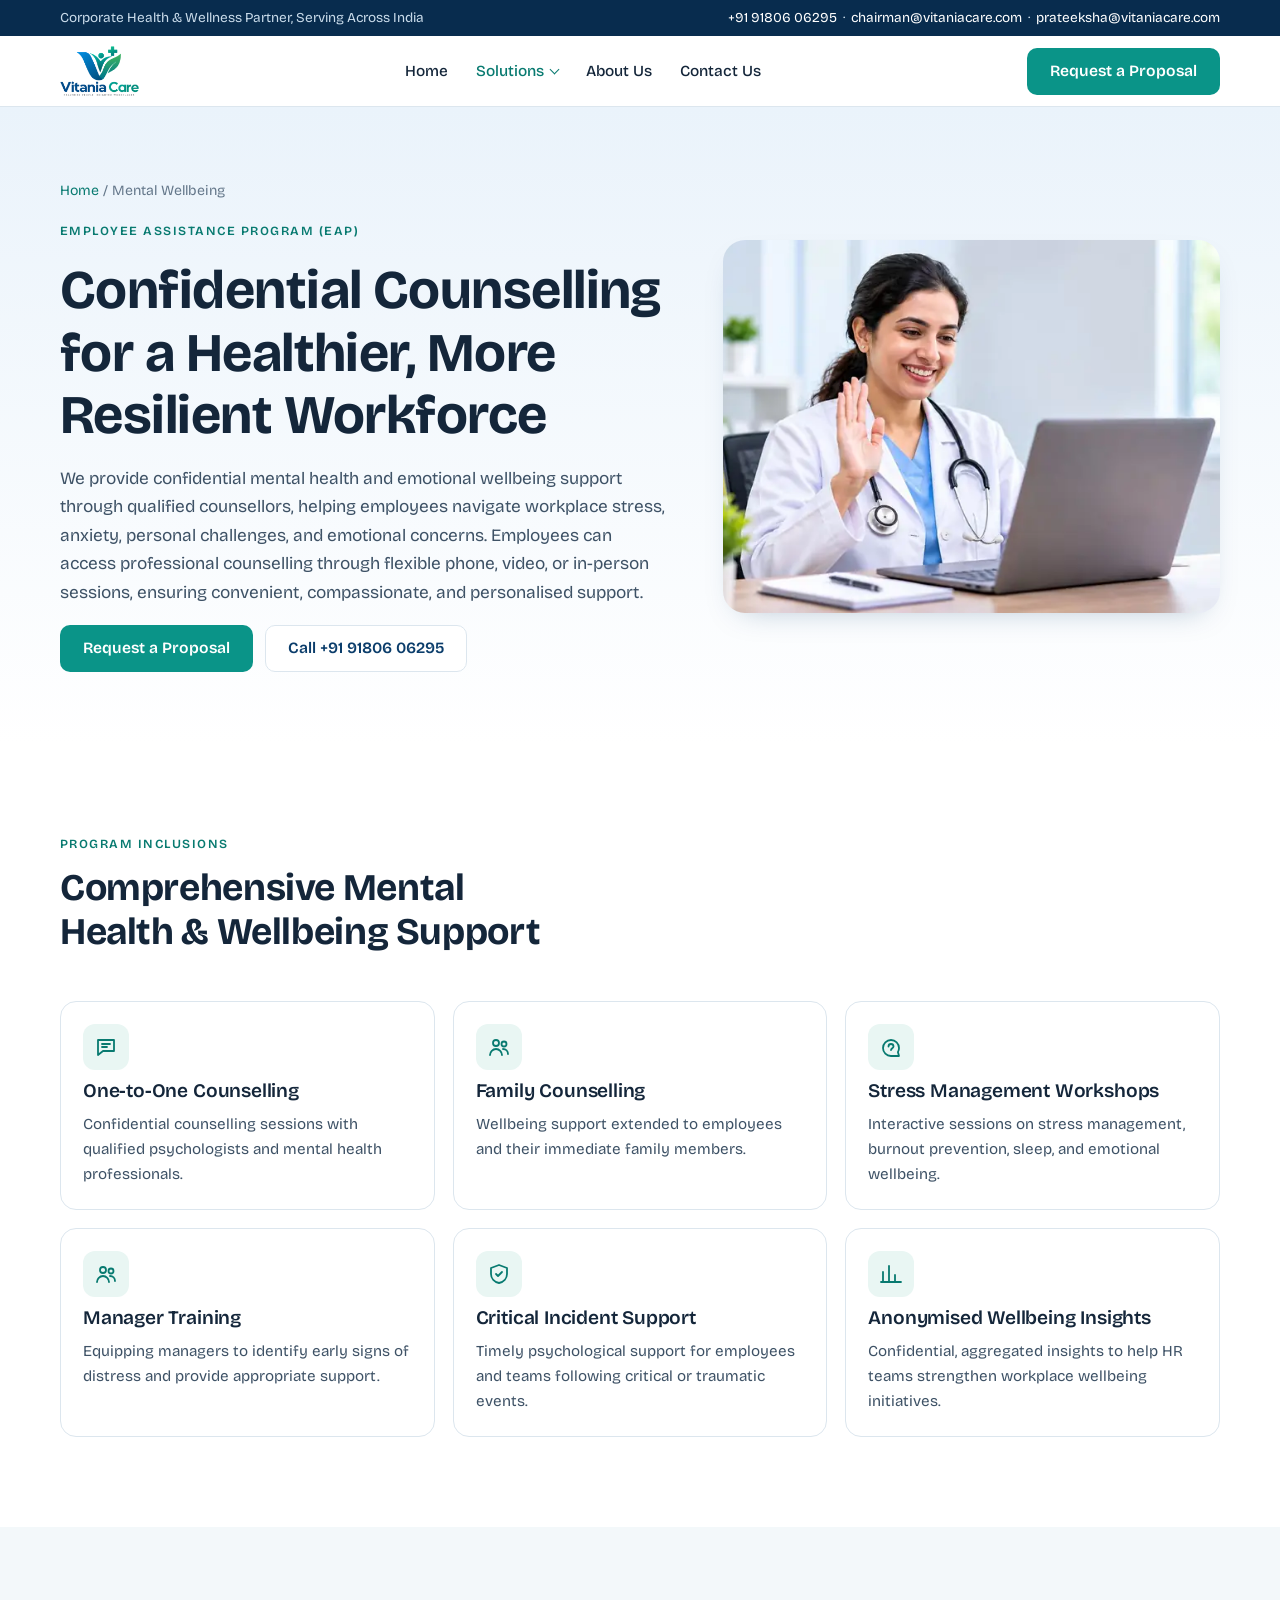
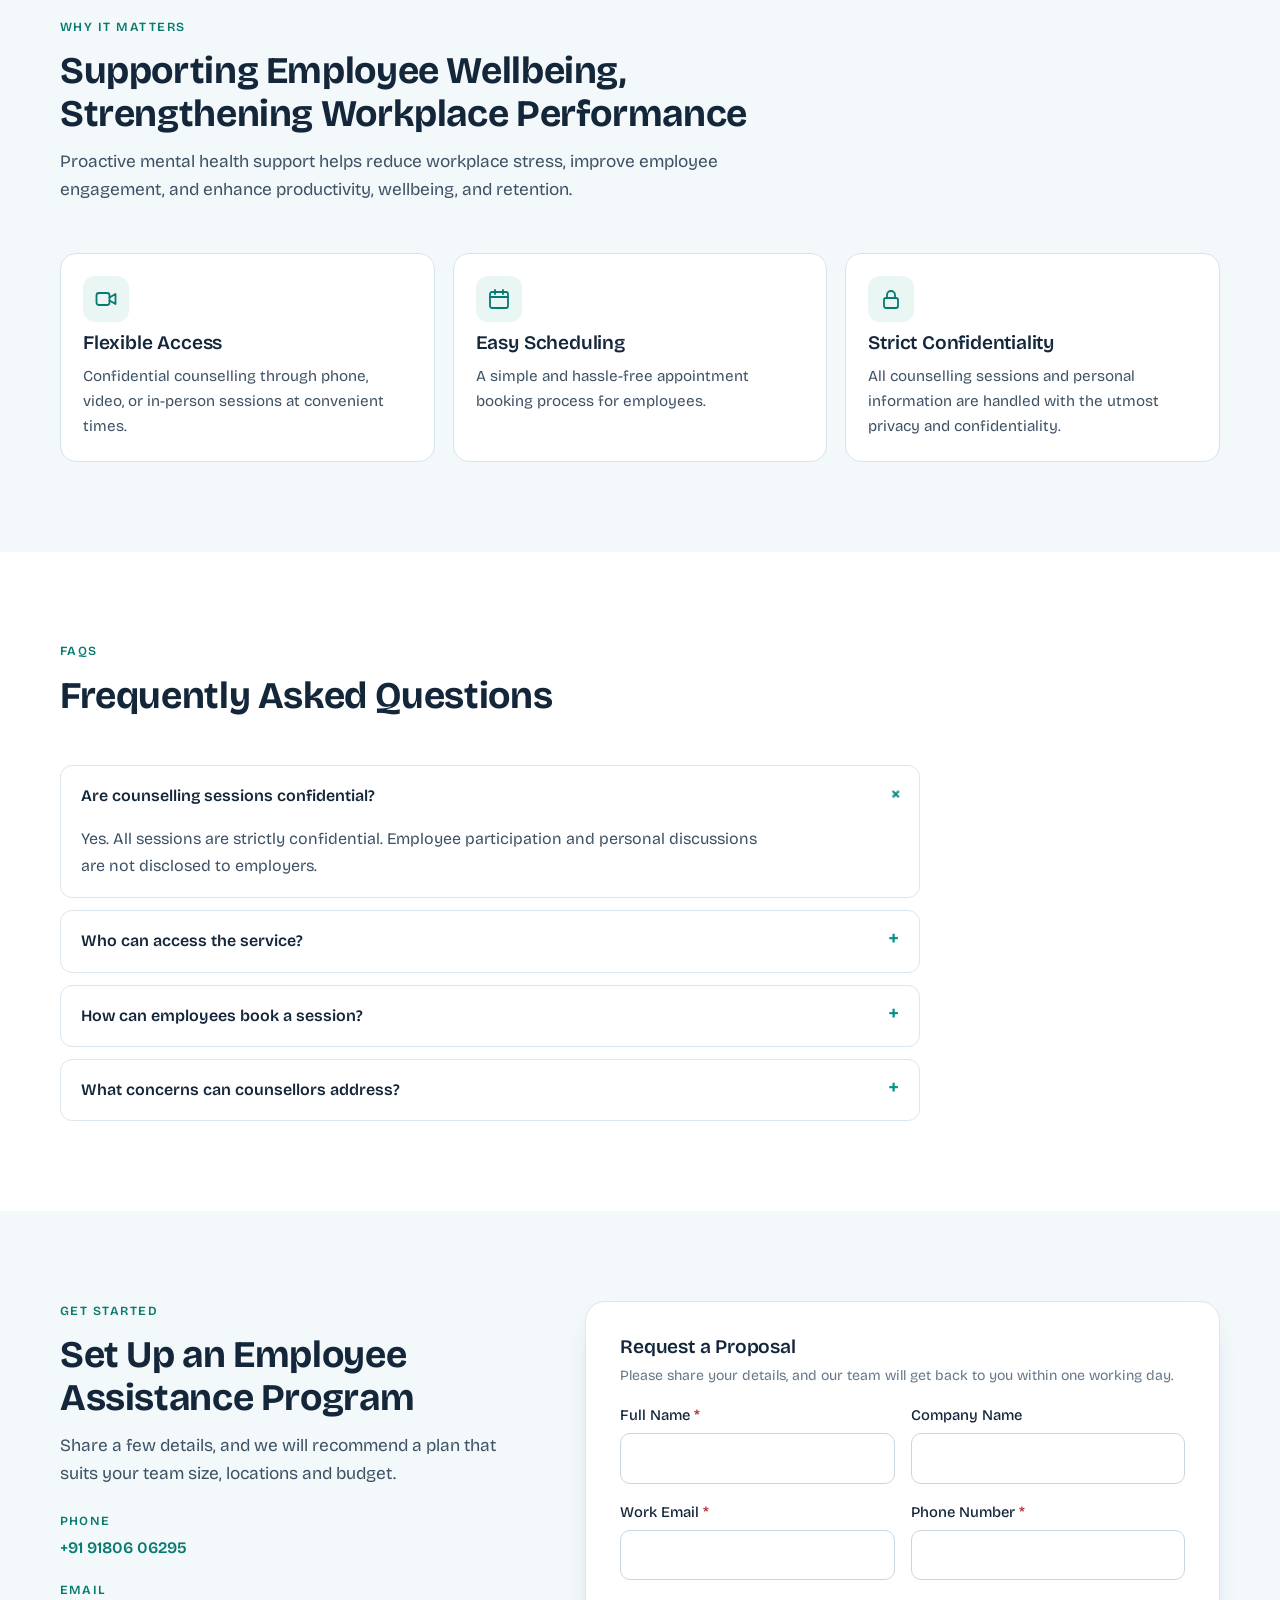
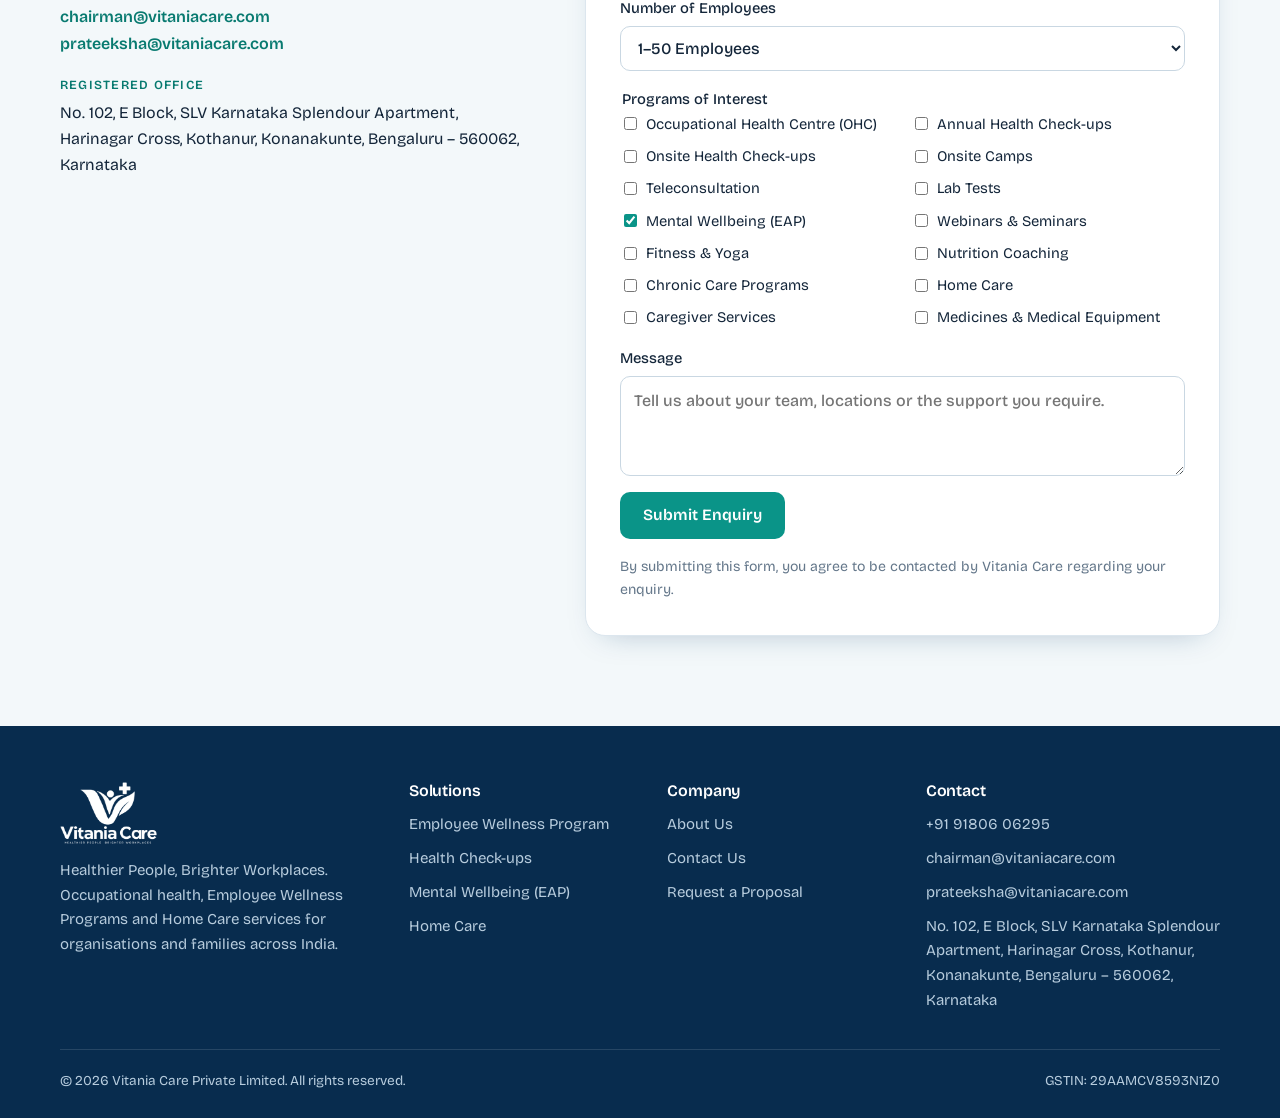
<file: mental-wellbeing.html>
<!doctype html>
<html lang="en-IN">
<head>
<meta charset="utf-8">
<meta name="viewport" content="width=device-width, initial-scale=1, viewport-fit=cover">
<title>Employee Assistance Program (EAP) | Vitania Care</title>
<meta name="claude:viewport-fit-sides" content="cover">
<meta name="description" content="Confidential employee counselling, stress and resilience workshops, manager training and family support through the Vitania Care Employee Assistance Program.">
<link rel="canonical" href="https://naveenfreelancer2829-art.github.io/vitania-care-website/mental-wellbeing.html">
<meta name="robots" content="index, follow, max-image-preview:large">
<meta name="theme-color" content="#0B3D6B">
<meta property="og:type" content="website"><meta property="og:site_name" content="Vitania Care"><meta property="og:locale" content="en_IN">
<meta property="og:title" content="Employee Assistance Program (EAP) | Vitania Care"><meta property="og:description" content="Confidential employee counselling, stress and resilience workshops, manager training and family support through the Vitania Care Employee Assistance Program."><meta property="og:url" content="https://naveenfreelancer2829-art.github.io/vitania-care-website/mental-wellbeing.html">
<meta property="og:image" content="https://naveenfreelancer2829-art.github.io/vitania-care-website/assets/og-image.jpg"><meta name="twitter:card" content="summary_large_image">
<link rel="icon" type="image/png" sizes="32x32" href="assets/favicon-32.png"><link rel="apple-touch-icon" href="assets/apple-touch-icon.png">
<link rel="preconnect" href="https://fonts.googleapis.com"><link rel="preconnect" href="https://fonts.gstatic.com" crossorigin>
<link rel="stylesheet" href="https://fonts.googleapis.com/css2?family=Bricolage+Grotesque:opsz,wght@12..96,300;12..96,400;12..96,500;12..96,600;12..96,700&display=swap">
<link rel="stylesheet" href="styles.css?v=20261121b">
<script type="application/ld+json">{"@context": "https://schema.org", "@graph": [{"@type": "MedicalBusiness", "@id": "https://naveenfreelancer2829-art.github.io/vitania-care-website/#org", "name": "Vitania Care", "legalName": "Vitania Care Private Limited", "slogan": "Healthier People, Brighter Workplaces", "url": "https://naveenfreelancer2829-art.github.io/vitania-care-website/", "logo": "https://naveenfreelancer2829-art.github.io/vitania-care-website/assets/logo.png", "image": "https://naveenfreelancer2829-art.github.io/vitania-care-website/assets/og-image.jpg", "email": "chairman@vitaniacare.com", "taxID": "29AAMCV8593N1Z0", "address": {"@type": "PostalAddress", "streetAddress": "No. 102, E Block, SLV Karnataka Splendour Apartment, Harinagar Cross, Kothanur, Konanakunte", "addressLocality": "Bengaluru", "addressRegion": "Karnataka", "postalCode": "560062", "addressCountry": "IN"}, "areaServed": {"@type": "Country", "name": "India"}, "founder": [{"@type": "Person", "name": "Sanjeet Kumar", "jobTitle": "Founder & CEO"}, {"@type": "Person", "name": "Prateeksha Devadiga", "jobTitle": "Co-Founder & Head of Operations"}], "telephone": "+91 91806 06295"}, {"@type": "WebPage", "url": "https://naveenfreelancer2829-art.github.io/vitania-care-website/mental-wellbeing.html", "name": "Employee Assistance Program (EAP) | Vitania Care", "description": "Confidential employee counselling, stress and resilience workshops, manager training and family support through the Vitania Care Employee Assistance Program.", "inLanguage": "en-IN", "about": {"@id": "https://naveenfreelancer2829-art.github.io/vitania-care-website/#org"}}, {"@type": "BreadcrumbList", "itemListElement": [{"@type": "ListItem", "position": 1, "name": "Home", "item": "https://naveenfreelancer2829-art.github.io/vitania-care-website/"}, {"@type": "ListItem", "position": 2, "name": "Mental Wellbeing", "item": "https://naveenfreelancer2829-art.github.io/vitania-care-website/mental-wellbeing.html"}]}, {"@type": "Service", "name": "Employee Assistance Program", "provider": {"@id": "https://naveenfreelancer2829-art.github.io/vitania-care-website/#org"}, "areaServed": "India", "url": "https://naveenfreelancer2829-art.github.io/vitania-care-website/mental-wellbeing.html"}, {"@type": "FAQPage", "mainEntity": [{"@type": "Question", "name": "Are counselling sessions confidential?", "acceptedAnswer": {"@type": "Answer", "text": "Yes. All sessions are strictly confidential. Employee participation and personal discussions are not disclosed to employers."}}, {"@type": "Question", "name": "Who can access the service?", "acceptedAnswer": {"@type": "Answer", "text": "All employees covered under the programme are eligible. Family members can also be included based on the selected plan."}}, {"@type": "Question", "name": "How can employees book a session?", "acceptedAnswer": {"@type": "Answer", "text": "Employees can contact our support team to schedule phone, video, or in-person counselling at their convenience."}}, {"@type": "Question", "name": "What concerns can counsellors address?", "acceptedAnswer": {"@type": "Answer", "text": "Counselling support covers stress, anxiety, emotional wellbeing, relationship challenges, parenting, grief, workplace pressure, and work–life balance."}}]}]}</script>
</head>
<body>
<div class="topbar"><div class="wrap">
  <span>Corporate Health &amp; Wellness Partner, Serving Across India</span>
  <span><a href="tel:+919180606295">+91 91806 06295</a> &nbsp;·&nbsp; <a href="mailto:chairman@vitaniacare.com">chairman@vitaniacare.com</a> &nbsp;·&nbsp; <a href="mailto:prateeksha@vitaniacare.com">prateeksha@vitaniacare.com</a></span>
</div></div>
<header class="site"><div class="wrap bar">
  <a class="brand" href="index.html" aria-label="Vitania Care home"><img src="assets/logo.webp" alt="Vitania Care" width="300" height="191"></a>
  <nav class="main" id="nav" aria-label="Main"><ul>
    <li><a href="index.html">Home</a></li>
    <li class="dd"><a href="employee-wellness.html" aria-current="page">Solutions</a><ul><li><a href="employee-wellness.html">Employee Wellness Program<small>OHC, Teleconsultation and year-round wellness</small></a></li><li><a href="health-checkups.html">Health Check-ups<small>Onsite check-ups, camps and lab tests</small></a></li><li><a href="mental-wellbeing.html" aria-current="page">Mental Wellbeing (EAP)<small>Confidential counselling for employees</small></a></li><li><a href="home-care.html">Home Care<small>Doctors, nurses and caregivers at home</small></a></li></ul></li>
    <li><a href="about.html">About Us</a></li>
    <li><a href="contact.html">Contact Us</a></li>
  </ul></nav>
  <a class="btn btn-primary" href="contact.html">Request a Proposal</a>
  <button class="menu-btn" id="menuBtn" type="button" aria-expanded="false" aria-controls="nav">Menu</button>
</div></header>
<main>
<section class="page-hero"><div class="wrap">
  <div class="copy">
    <p class="crumbs"><a href="index.html">Home</a> / Mental Wellbeing</p>
    <span class="eyebrow">Employee Assistance Program (EAP)</span>
    <h1>Confidential Counselling for a Healthier, More Resilient Workforce</h1>
    <p class="lede">We provide confidential mental health and emotional wellbeing support through qualified counsellors, helping employees navigate workplace stress, anxiety, personal challenges, and emotional concerns. Employees can access professional counselling through flexible phone, video, or in-person sessions, ensuring convenient, compassionate, and personalised support.</p>
    <div class="cta-row"><a class="btn btn-primary" href="#enquire">Request a Proposal</a><a class="btn btn-outline" href="tel:+919180606295">Call +91 91806 06295</a></div>
  </div>
  <div><img src="assets/photos/online-doctor-800.webp" srcset="assets/photos/online-doctor-480.webp 480w, assets/photos/online-doctor-800.webp 800w, assets/photos/online-doctor-1200.webp 1200w" sizes="(max-width:900px) 92vw, 520px" alt="Counsellor smiling and waving during a video session" width="800" height="600" fetchpriority="high" decoding="async"></div>
</div></section>
<section><div class="wrap">
  <div class="head"><span class="eyebrow">Program Inclusions</span><h2>Comprehensive Mental Health &amp; Wellbeing Support</h2></div>
  <div class="features"><div class="feature"><div class="ico"><svg viewBox="0 0 24 24" fill="none" stroke="currentColor" stroke-width="1.8" stroke-linecap="round" stroke-linejoin="round" aria-hidden="true"><path d="M4 5h16v11H9l-5 4z"/><path d="M8 9h8M8 12h5"/></svg></div><h3>One-to-One Counselling</h3><p>Confidential counselling sessions with qualified psychologists and mental health professionals.</p></div><div class="feature"><div class="ico"><svg viewBox="0 0 24 24" fill="none" stroke="currentColor" stroke-width="1.8" stroke-linecap="round" stroke-linejoin="round" aria-hidden="true"><circle cx="9" cy="8" r="3"/><path d="M3 20c0-3.3 2.7-6 6-6s6 2.7 6 6"/><circle cx="17" cy="9" r="2.5"/><path d="M16 14c2.8 0 5 2.2 5 5"/></svg></div><h3>Family Counselling</h3><p>Wellbeing support extended to employees and their immediate family members.</p></div><div class="feature"><div class="ico"><svg viewBox="0 0 24 24" fill="none" stroke="currentColor" stroke-width="1.8" stroke-linecap="round" stroke-linejoin="round" aria-hidden="true"><path d="M12 21c-4.5 0-8-3.5-8-8a8 8 0 0 1 16 0c0 1.5-.4 2.9-1.1 4.1L20 21h-8z"/><path d="M9.5 11.5a2.5 2.5 0 0 1 5 0c0 1.5-2.5 2-2.5 3.5"/></svg></div><h3>Stress Management Workshops</h3><p>Interactive sessions on stress management, burnout prevention, sleep, and emotional wellbeing.</p></div><div class="feature"><div class="ico"><svg viewBox="0 0 24 24" fill="none" stroke="currentColor" stroke-width="1.8" stroke-linecap="round" stroke-linejoin="round" aria-hidden="true"><circle cx="9" cy="8" r="3"/><path d="M3 20c0-3.3 2.7-6 6-6s6 2.7 6 6"/><circle cx="17" cy="9" r="2.5"/><path d="M16 14c2.8 0 5 2.2 5 5"/></svg></div><h3>Manager Training</h3><p>Equipping managers to identify early signs of distress and provide appropriate support.</p></div><div class="feature"><div class="ico"><svg viewBox="0 0 24 24" fill="none" stroke="currentColor" stroke-width="1.8" stroke-linecap="round" stroke-linejoin="round" aria-hidden="true"><path d="M12 3l8 3v6c0 4.5-3.4 8-8 9-4.6-1-8-4.5-8-9V6l8-3z"/><path d="M9 12l2 2 4-4"/></svg></div><h3>Critical Incident Support</h3><p>Timely psychological support for employees and teams following critical or traumatic events.</p></div><div class="feature"><div class="ico"><svg viewBox="0 0 24 24" fill="none" stroke="currentColor" stroke-width="1.8" stroke-linecap="round" stroke-linejoin="round" aria-hidden="true"><path d="M4 20V10M10 20V4M16 20v-7M22 20H2"/></svg></div><h3>Anonymised Wellbeing Insights</h3><p>Confidential, aggregated insights to help HR teams strengthen workplace wellbeing initiatives.</p></div></div>
</div></section>
<section class="soft"><div class="wrap">
  <div class="head"><span class="eyebrow">Why It Matters</span><h2>Supporting Employee Wellbeing, Strengthening Workplace Performance</h2>
    <p class="lede">Proactive mental health support helps reduce workplace stress, improve employee engagement, and enhance productivity, wellbeing, and retention.</p></div>
  <div class="features"><div class="feature"><div class="ico"><svg viewBox="0 0 24 24" fill="none" stroke="currentColor" stroke-width="1.8" stroke-linecap="round" stroke-linejoin="round" aria-hidden="true"><rect x="2.5" y="6" width="13" height="12" rx="2.5"/><path d="M15.5 10.5l6-3.5v10l-6-3.5"/></svg></div><h3>Flexible Access</h3><p>Confidential counselling through phone, video, or in-person sessions at convenient times.</p></div><div class="feature"><div class="ico"><svg viewBox="0 0 24 24" fill="none" stroke="currentColor" stroke-width="1.8" stroke-linecap="round" stroke-linejoin="round" aria-hidden="true"><rect x="3" y="5" width="18" height="16" rx="2"/><path d="M3 10h18M8 3v4M16 3v4"/></svg></div><h3>Easy Scheduling</h3><p>A simple and hassle-free appointment booking process for employees.</p></div><div class="feature"><div class="ico"><svg viewBox="0 0 24 24" fill="none" stroke="currentColor" stroke-width="1.8" stroke-linecap="round" stroke-linejoin="round" aria-hidden="true"><rect x="5" y="11" width="14" height="10" rx="2"/><path d="M8 11V8a4 4 0 0 1 8 0v3"/></svg></div><h3>Strict Confidentiality</h3><p>All counselling sessions and personal information are handled with the utmost privacy and confidentiality.</p></div></div>
</div></section>
<section><div class="wrap">
  <div class="head"><span class="eyebrow">FAQs</span><h2>Frequently Asked Questions</h2></div>
  <div class="faq"><details open><summary>Are counselling sessions confidential?</summary><p>Yes. All sessions are strictly confidential. Employee participation and personal discussions are not disclosed to employers.</p></details><details><summary>Who can access the service?</summary><p>All employees covered under the programme are eligible. Family members can also be included based on the selected plan.</p></details><details><summary>How can employees book a session?</summary><p>Employees can contact our support team to schedule phone, video, or in-person counselling at their convenience.</p></details><details><summary>What concerns can counsellors address?</summary><p>Counselling support covers stress, anxiety, emotional wellbeing, relationship challenges, parenting, grief, workplace pressure, and work–life balance.</p></details></div></div></section>
<section id="enquire" class="soft"><div class="wrap contact-grid">
  <div class="info">
    <div class="head" style="margin:0"><span class="eyebrow">Get Started</span><h2>Set Up an Employee Assistance Program</h2>
      <p class="lede">Share a few details, and we will recommend a plan that suits your team size, locations and budget.</p></div>
    <dl><div><dt>Phone</dt><dd><a class="link" href="tel:+919180606295">+91 91806 06295</a></dd></div><div><dt>Email</dt><dd><a class="link" href="mailto:chairman@vitaniacare.com">chairman@vitaniacare.com</a><br><a class="link" href="mailto:prateeksha@vitaniacare.com">prateeksha@vitaniacare.com</a></dd></div><div><dt>Registered Office</dt><dd>No. 102, E Block, SLV Karnataka Splendour Apartment, Harinagar Cross, Kothanur, Konanakunte, Bengaluru – 560062, Karnataka</dd></div></dl>
  </div>
  <form class="enquiry" id="enq" action="https://formsubmit.co/prateeksha@vitaniacare.com" method="POST">
  <div><h3>Request a Proposal</h3><p class="note" style="margin-top:6px">Please share your details, and our team will get back to you within one working day.</p></div>
  <input type="hidden" name="_subject" value="New Enquiry from the Vitania Care Website">
  <input type="hidden" name="_cc" value="chairman@vitaniacare.com">
  <input type="hidden" name="_template" value="table">
  <input type="hidden" name="_next" value="">
  <input type="text" name="_honey" style="display:none" tabindex="-1" autocomplete="off">
  <div class="row2">
    <label for="enq-name"><span>Full Name <span class="req">*</span></span><input id="enq-name" name="name" autocomplete="name" required></label>
    <label for="enq-company">Company Name<input id="enq-company" name="company" autocomplete="organization"></label>
  </div>
  <div class="row2">
    <label for="enq-email"><span>Work Email <span class="req">*</span></span><input id="enq-email" name="email" type="email" autocomplete="email" required></label>
    <label for="enq-phone"><span>Phone Number <span class="req">*</span></span><input id="enq-phone" name="phone" type="tel" autocomplete="tel" required pattern="[0-9+ ()-]{8,}"></label>
  </div>
  <label for="enq-size">Number of Employees<select id="enq-size" name="employees"><option>1–50 Employees</option><option>51–200 Employees</option><option>201–500 Employees</option><option>501–1,000 Employees</option><option>More than 1,000 Employees</option><option>Individual or Family</option></select></label>
  <fieldset><legend>Programs of Interest</legend><div class="checks"><label><input type="checkbox" name="programs" value="Occupational Health Centre (OHC)"> Occupational Health Centre (OHC)</label><label><input type="checkbox" name="programs" value="Annual Health Check-ups"> Annual Health Check-ups</label><label><input type="checkbox" name="programs" value="Onsite Health Check-ups"> Onsite Health Check-ups</label><label><input type="checkbox" name="programs" value="Onsite Camps"> Onsite Camps</label><label><input type="checkbox" name="programs" value="Teleconsultation"> Teleconsultation</label><label><input type="checkbox" name="programs" value="Lab Tests"> Lab Tests</label><label><input type="checkbox" name="programs" value="Mental Wellbeing (EAP)" checked> Mental Wellbeing (EAP)</label><label><input type="checkbox" name="programs" value="Webinars and Seminars"> Webinars &amp; Seminars</label><label><input type="checkbox" name="programs" value="Fitness and Yoga"> Fitness &amp; Yoga</label><label><input type="checkbox" name="programs" value="Nutrition Coaching"> Nutrition Coaching</label><label><input type="checkbox" name="programs" value="Chronic Care Programs"> Chronic Care Programs</label><label><input type="checkbox" name="programs" value="Home Care"> Home Care</label><label><input type="checkbox" name="programs" value="Caregiver Services"> Caregiver Services</label><label><input type="checkbox" name="programs" value="Medicines and Medical Equipment"> Medicines &amp; Medical Equipment</label></div></fieldset>
  <label for="enq-msg">Message<textarea id="enq-msg" name="message" placeholder="Tell us about your team, locations or the support you require."></textarea></label>
  <button class="btn btn-primary" type="submit" style="justify-self:start">Submit Enquiry</button>
  <p class="note form-note">By submitting this form, you agree to be contacted by Vitania Care regarding your enquiry.</p>
</form>
</div></section>
</main>
<footer class="site"><div class="wrap">
  <div class="foot">
    <div style="display:grid;gap:14px;align-content:start">
      <img src="assets/logo-white.webp" alt="Vitania Care" width="300" height="191" loading="lazy">
      <p>Healthier People, Brighter Workplaces. Occupational health, Employee Wellness Programs and Home Care services for organisations and families across India.</p>
    </div>
    <div><h4>Solutions</h4><ul><li><a href="employee-wellness.html">Employee Wellness Program</a></li><li><a href="health-checkups.html">Health Check-ups</a></li><li><a href="mental-wellbeing.html">Mental Wellbeing (EAP)</a></li><li><a href="home-care.html">Home Care</a></li></ul></div>
    <div><h4>Company</h4><ul><li><a href="about.html">About Us</a></li><li><a href="contact.html">Contact Us</a></li><li><a href="contact.html">Request a Proposal</a></li></ul></div>
    <div><h4>Contact</h4><ul><li><a href="tel:+919180606295">+91 91806 06295</a></li><li><a href="mailto:chairman@vitaniacare.com">chairman@vitaniacare.com</a></li><li><a href="mailto:prateeksha@vitaniacare.com">prateeksha@vitaniacare.com</a></li><li>No. 102, E Block, SLV Karnataka Splendour Apartment, Harinagar Cross, Kothanur, Konanakunte, Bengaluru – 560062, Karnataka</li></ul></div>
  </div>
  <div class="legal"><span>© 2026 Vitania Care Private Limited. All rights reserved.</span><span>GSTIN: 29AAMCV8593N1Z0</span></div>
</div></footer>
<script src="site.js" defer></script>
</body>
</html>
</file>
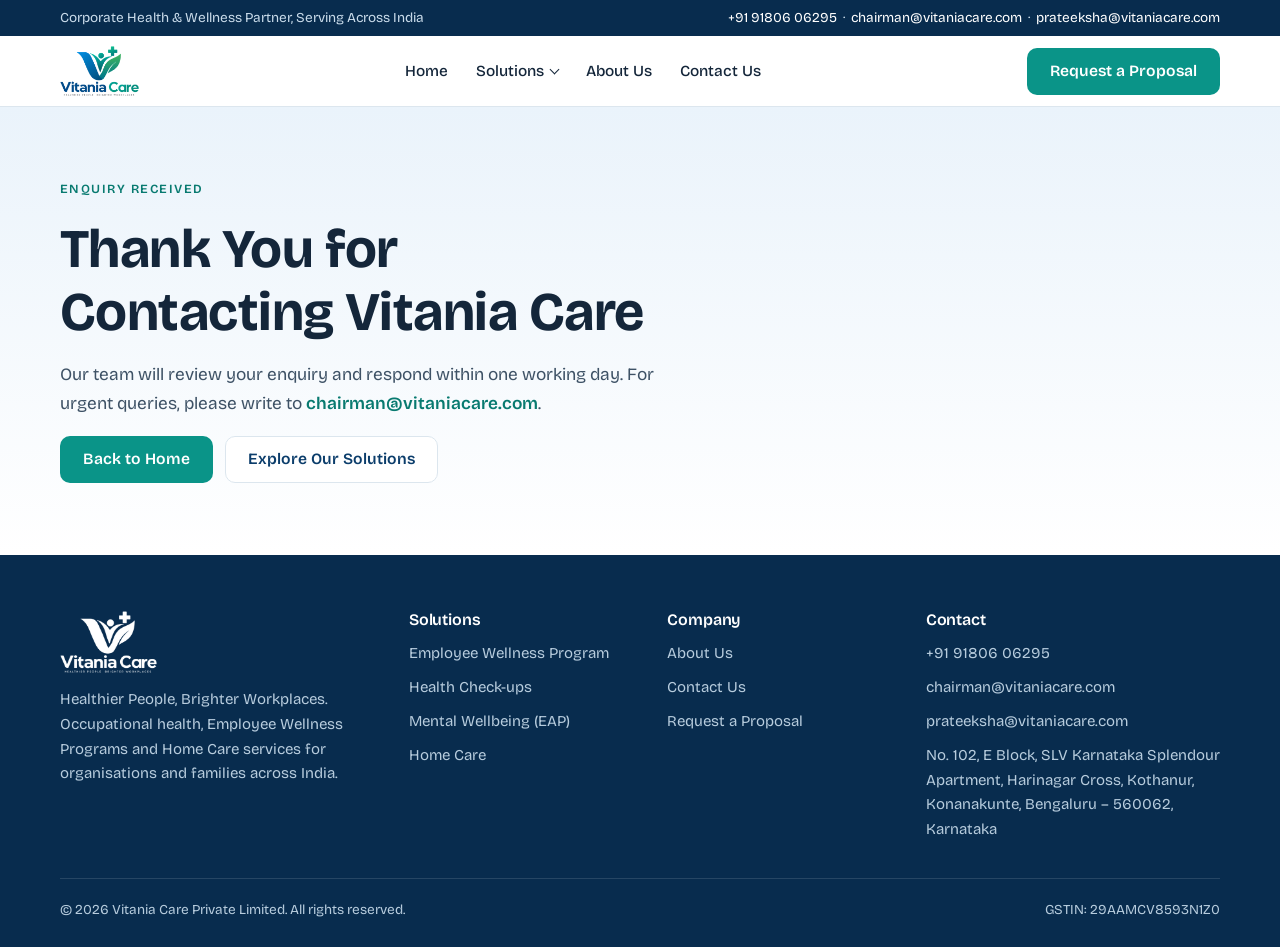
<file: thank-you.html>
<!doctype html>
<html lang="en-IN">
<head>
<meta charset="utf-8">
<meta name="viewport" content="width=device-width, initial-scale=1, viewport-fit=cover">
<title>Thank You | Vitania Care</title>
<meta name="claude:viewport-fit-sides" content="cover">
<meta name="description" content="Thank you for contacting Vitania Care.">
<link rel="canonical" href="https://naveenfreelancer2829-art.github.io/vitania-care-website/thank-you.html">
<meta name="robots" content="index, follow, max-image-preview:large">
<meta name="theme-color" content="#0B3D6B">
<meta property="og:type" content="website"><meta property="og:site_name" content="Vitania Care"><meta property="og:locale" content="en_IN">
<meta property="og:title" content="Thank You | Vitania Care"><meta property="og:description" content="Thank you for contacting Vitania Care."><meta property="og:url" content="https://naveenfreelancer2829-art.github.io/vitania-care-website/thank-you.html">
<meta property="og:image" content="https://naveenfreelancer2829-art.github.io/vitania-care-website/assets/og-image.jpg"><meta name="twitter:card" content="summary_large_image">
<link rel="icon" type="image/png" sizes="32x32" href="assets/favicon-32.png"><link rel="apple-touch-icon" href="assets/apple-touch-icon.png">
<link rel="preconnect" href="https://fonts.googleapis.com"><link rel="preconnect" href="https://fonts.gstatic.com" crossorigin>
<link rel="stylesheet" href="https://fonts.googleapis.com/css2?family=Bricolage+Grotesque:opsz,wght@12..96,300;12..96,400;12..96,500;12..96,600;12..96,700&display=swap">
<link rel="stylesheet" href="styles.css?v=20261121b">
<script type="application/ld+json">{"@context": "https://schema.org", "@graph": [{"@type": "MedicalBusiness", "@id": "https://naveenfreelancer2829-art.github.io/vitania-care-website/#org", "name": "Vitania Care", "legalName": "Vitania Care Private Limited", "slogan": "Healthier People, Brighter Workplaces", "url": "https://naveenfreelancer2829-art.github.io/vitania-care-website/", "logo": "https://naveenfreelancer2829-art.github.io/vitania-care-website/assets/logo.png", "image": "https://naveenfreelancer2829-art.github.io/vitania-care-website/assets/og-image.jpg", "email": "chairman@vitaniacare.com", "taxID": "29AAMCV8593N1Z0", "address": {"@type": "PostalAddress", "streetAddress": "No. 102, E Block, SLV Karnataka Splendour Apartment, Harinagar Cross, Kothanur, Konanakunte", "addressLocality": "Bengaluru", "addressRegion": "Karnataka", "postalCode": "560062", "addressCountry": "IN"}, "areaServed": {"@type": "Country", "name": "India"}, "founder": [{"@type": "Person", "name": "Sanjeet Kumar", "jobTitle": "Founder & CEO"}, {"@type": "Person", "name": "Prateeksha Devadiga", "jobTitle": "Co-Founder & Head of Operations"}], "telephone": "+91 91806 06295"}, {"@type": "WebPage", "url": "https://naveenfreelancer2829-art.github.io/vitania-care-website/thank-you.html", "name": "Thank You | Vitania Care", "description": "Thank you for contacting Vitania Care.", "inLanguage": "en-IN", "about": {"@id": "https://naveenfreelancer2829-art.github.io/vitania-care-website/#org"}}]}</script>
</head>
<body>
<div class="topbar"><div class="wrap">
  <span>Corporate Health &amp; Wellness Partner, Serving Across India</span>
  <span><a href="tel:+919180606295">+91 91806 06295</a> &nbsp;·&nbsp; <a href="mailto:chairman@vitaniacare.com">chairman@vitaniacare.com</a> &nbsp;·&nbsp; <a href="mailto:prateeksha@vitaniacare.com">prateeksha@vitaniacare.com</a></span>
</div></div>
<header class="site"><div class="wrap bar">
  <a class="brand" href="index.html" aria-label="Vitania Care home"><img src="assets/logo.webp" alt="Vitania Care" width="300" height="191"></a>
  <nav class="main" id="nav" aria-label="Main"><ul>
    <li><a href="index.html">Home</a></li>
    <li class="dd"><a href="employee-wellness.html">Solutions</a><ul><li><a href="employee-wellness.html">Employee Wellness Program<small>OHC, Teleconsultation and year-round wellness</small></a></li><li><a href="health-checkups.html">Health Check-ups<small>Onsite check-ups, camps and lab tests</small></a></li><li><a href="mental-wellbeing.html">Mental Wellbeing (EAP)<small>Confidential counselling for employees</small></a></li><li><a href="home-care.html">Home Care<small>Doctors, nurses and caregivers at home</small></a></li></ul></li>
    <li><a href="about.html">About Us</a></li>
    <li><a href="contact.html">Contact Us</a></li>
  </ul></nav>
  <a class="btn btn-primary" href="contact.html">Request a Proposal</a>
  <button class="menu-btn" id="menuBtn" type="button" aria-expanded="false" aria-controls="nav">Menu</button>
</div></header>
<main>
<section class="page-hero"><div class="wrap"><div class="copy">
  <span class="eyebrow">Enquiry Received</span><h1>Thank You for Contacting Vitania Care</h1>
  <p class="lede">Our team will review your enquiry and respond within one working day. For urgent queries, please write to <a class="link" href="mailto:chairman@vitaniacare.com">chairman@vitaniacare.com</a>.</p>
  <div class="cta-row"><a class="btn btn-primary" href="index.html">Back to Home</a><a class="btn btn-outline" href="employee-wellness.html">Explore Our Solutions</a></div>
</div></div></section>
</main>
<footer class="site"><div class="wrap">
  <div class="foot">
    <div style="display:grid;gap:14px;align-content:start">
      <img src="assets/logo-white.webp" alt="Vitania Care" width="300" height="191" loading="lazy">
      <p>Healthier People, Brighter Workplaces. Occupational health, Employee Wellness Programs and Home Care services for organisations and families across India.</p>
    </div>
    <div><h4>Solutions</h4><ul><li><a href="employee-wellness.html">Employee Wellness Program</a></li><li><a href="health-checkups.html">Health Check-ups</a></li><li><a href="mental-wellbeing.html">Mental Wellbeing (EAP)</a></li><li><a href="home-care.html">Home Care</a></li></ul></div>
    <div><h4>Company</h4><ul><li><a href="about.html">About Us</a></li><li><a href="contact.html">Contact Us</a></li><li><a href="contact.html">Request a Proposal</a></li></ul></div>
    <div><h4>Contact</h4><ul><li><a href="tel:+919180606295">+91 91806 06295</a></li><li><a href="mailto:chairman@vitaniacare.com">chairman@vitaniacare.com</a></li><li><a href="mailto:prateeksha@vitaniacare.com">prateeksha@vitaniacare.com</a></li><li>No. 102, E Block, SLV Karnataka Splendour Apartment, Harinagar Cross, Kothanur, Konanakunte, Bengaluru – 560062, Karnataka</li></ul></div>
  </div>
  <div class="legal"><span>© 2026 Vitania Care Private Limited. All rights reserved.</span><span>GSTIN: 29AAMCV8593N1Z0</span></div>
</div></footer>
<script src="site.js" defer></script>
</body>
</html>
</file>
<file: styles.css>
/* Vitania Care website v2
   Layout: utility bar → sticky header → split hero → solution cards → alternating feature bands → steps → FAQ → CTA → footer.
   Single light theme by design (corporate healthcare); every colour is set explicitly. */

:root{
  --navy:#0B3D6B; --navy-2:#082C4E; --blue:#0B76C5; --teal:#0A9488; --teal-ink:#087A70; --green:#3DAA5C;
  --bg:#FFFFFF; --soft:#F3F8FA; --mint:#E9F6F3; --sky:#EAF3FB;
  --ink:#14263A; --body:#3E5266; --muted:#64778A; --line:#DCE6EE;
  --display:"Bricolage Grotesque",ui-sans-serif,system-ui,-apple-system,"Segoe UI",Roboto,sans-serif;
  --text:"Bricolage Grotesque",ui-sans-serif,system-ui,-apple-system,"Segoe UI",Roboto,sans-serif;
  --r:16px; --shadow:0 12px 32px -18px rgba(11,61,107,.35);
  color-scheme:light;
}
*{box-sizing:border-box}
html{scroll-behavior:smooth;-webkit-text-size-adjust:100%}
@media (prefers-reduced-motion:reduce){html{scroll-behavior:auto}*{transition:none!important;animation:none!important}}
body{margin:0;background:var(--bg);color:var(--body);font-family:var(--text);font-size:1rem;line-height:1.65;-webkit-font-smoothing:antialiased}
img{max-width:100%;height:auto;display:block}
a{color:inherit}
p{margin:0}
h1,h2,h3,h4{font-family:var(--display);color:var(--ink);margin:0;line-height:1.15;letter-spacing:-.01em;text-wrap:balance}
h1{font-size:clamp(2.1rem,4.4vw,3.4rem);font-weight:700}
h2{font-size:clamp(1.65rem,3vw,2.35rem);font-weight:700}
h3{font-size:1.2rem;font-weight:600}
h4{font-size:1.05rem;font-weight:600}
:focus-visible{outline:3px solid var(--teal);outline-offset:3px;border-radius:6px}
.wrap{max-width:1200px;margin:0 auto;padding-left:max(20px,env(safe-area-inset-left,0px));padding-right:max(20px,env(safe-area-inset-right,0px))}
section{padding-block:clamp(56px,7vw,96px)}
.soft{background:var(--soft)}
.eyebrow{display:inline-block;font-size:.78rem;font-weight:600;letter-spacing:.12em;text-transform:uppercase;color:var(--teal-ink)}
.lede{font-size:1.08rem;color:var(--body);max-width:62ch}
.head{display:grid;gap:12px;max-width:760px;margin-bottom:clamp(28px,4vw,48px)}
.head.center{margin-inline:auto;text-align:center;justify-items:center}
.accent{color:var(--teal)}

/* buttons */
.btn{display:inline-flex;align-items:center;justify-content:center;gap:8px;font-family:var(--text);font-weight:600;font-size:.98rem;padding:13px 22px;border-radius:10px;text-decoration:none;border:1.5px solid transparent;cursor:pointer;transition:background-color .2s,border-color .2s,transform .2s;line-height:1.2}
.btn-primary{background:var(--teal);color:#fff}
.btn-primary:hover{background:var(--teal-ink)}
.btn-outline{border-color:var(--line);color:var(--navy);background:#fff}
.btn-outline:hover{border-color:var(--teal);color:var(--teal-ink)}
.btn-white{background:#fff;color:var(--navy)}
.btn-white:hover{background:var(--mint)}
.btn:active{transform:translateY(1px)}
.cta-row{display:flex;flex-wrap:wrap;gap:12px}
.link{font-weight:600;color:var(--teal-ink);text-decoration:none;display:inline-flex;gap:6px;align-items:center}
.link:hover{text-decoration:underline}

/* utility bar + header */
.topbar{background:var(--navy-2);color:#C9DBEA;font-size:.85rem}
.topbar .wrap{display:flex;justify-content:space-between;gap:12px;flex-wrap:wrap;padding-block:7px}
.topbar a{text-decoration:none;color:#fff}
.topbar span{white-space:nowrap}
body::before{content:"";position:fixed;inset:0 0 auto;height:env(safe-area-inset-top,0px);z-index:40;background:#fff}
header.site{position:sticky;top:env(safe-area-inset-top,0px);z-index:30;background:rgba(255,255,255,.97);border-bottom:1px solid var(--line)}
.bar{display:flex;align-items:center;justify-content:space-between;gap:20px;padding-block:10px}
.brand img{height:50px;width:auto}
nav.main ul{list-style:none;margin:0;padding:0;display:flex;align-items:center;gap:28px}
nav.main a{text-decoration:none;font-weight:500;color:var(--ink);font-size:.96rem}
nav.main a:hover,nav.main a[aria-current="page"]{color:var(--teal-ink)}
.dd{position:relative}
.dd > a::after{content:"";display:inline-block;width:6px;height:6px;margin-left:7px;border-right:1.5px solid currentColor;border-bottom:1.5px solid currentColor;transform:translateY(-3px) rotate(45deg)}
.dd > ul{position:absolute;top:calc(100% + 14px);left:-18px;min-width:290px;background:#fff;border:1px solid var(--line);border-radius:14px;box-shadow:var(--shadow);padding:8px!important;display:grid!important;gap:2px!important;opacity:0;visibility:hidden;transform:translateY(6px);transition:opacity .2s,transform .2s,visibility .2s}
.dd > ul::before{content:"";position:absolute;inset:-16px 0 auto;height:16px}
.dd:hover > ul,.dd:focus-within > ul{opacity:1;visibility:visible;transform:none}
.dd > ul a{display:block;padding:10px 12px;border-radius:9px}
.dd > ul a small{display:block;color:var(--muted);font-weight:400;font-size:.82rem;margin-top:2px}
.dd > ul a:hover{background:var(--soft)}
.menu-btn{display:none;background:#fff;border:1px solid var(--line);border-radius:10px;padding:9px 14px;font:inherit;font-weight:600;color:var(--ink)}
@media (max-width:980px){
  nav.main{display:none;position:absolute;left:0;right:0;top:100%;background:#fff;border-bottom:1px solid var(--line);box-shadow:var(--shadow);padding-block:8px 16px;padding-left:max(20px,env(safe-area-inset-left,0px));padding-right:max(20px,env(safe-area-inset-right,0px))}
  nav.main.open{display:block}
  nav.main ul{flex-direction:column;align-items:stretch;gap:0}
  nav.main a{display:block;padding:12px 0;border-bottom:1px solid var(--line)}
  .dd > ul{position:static;opacity:1;visibility:visible;transform:none;box-shadow:none;border:0;padding:0 0 0 12px!important;min-width:0}
  .dd > ul a small{display:none}
  .dd > a::after{display:none}
  .menu-btn{display:inline-block}
  .bar > .btn{display:none}
  .brand img{height:44px}
}

/* hero */
.hero{padding-block:clamp(40px,6vw,80px);background:linear-gradient(180deg,var(--sky) 0%,#fff 100%)}
.hero-grid{display:grid;grid-template-columns:1.05fr .95fr;gap:clamp(28px,5vw,64px);align-items:center}
.hero-copy{display:grid;gap:22px;min-width:0}
.ticks{list-style:none;margin:0;padding:0;display:grid;gap:10px}
.ticks li{display:flex;gap:10px;align-items:flex-start;color:var(--ink)}
.ticks li::before{content:"";flex:none;width:20px;height:20px;margin-top:2px;border-radius:50%;background:var(--teal) url("data:image/svg+xml,%3Csvg xmlns='http://www.w3.org/2000/svg' viewBox='0 0 20 20'%3E%3Cpath d='M5.5 10.2l3 3 6-6.4' fill='none' stroke='%23fff' stroke-width='2' stroke-linecap='round' stroke-linejoin='round'/%3E%3C/svg%3E") center/20px no-repeat}
.hero-media{position:relative}
.hero-media img{width:100%;aspect-ratio:5/4;object-fit:cover;border-radius:24px;background:var(--soft);box-shadow:var(--shadow)}
.float-card{position:absolute;left:-22px;bottom:28px;background:#fff;border:1px solid var(--line);border-radius:14px;padding:14px 16px;box-shadow:var(--shadow);display:grid;gap:4px;max-width:260px}
.float-card b{font-family:var(--display);color:var(--ink);font-size:1rem}
.float-card span{font-size:.86rem;color:var(--muted)}
@media (max-width:900px){.hero-grid{grid-template-columns:1fr}.float-card{left:12px;bottom:12px}}

/* page hero */
.page-hero{padding-block:clamp(40px,6vw,72px);background:linear-gradient(180deg,var(--sky),#fff)}
.page-hero .wrap{display:grid;grid-template-columns:1.1fr .9fr;gap:clamp(28px,5vw,56px);align-items:center}
.page-hero .copy{display:grid;gap:18px;min-width:0}
.crumbs{font-size:.88rem;color:var(--muted)}
.crumbs a{color:var(--teal-ink);text-decoration:none}
.page-hero img{width:100%;aspect-ratio:4/3;object-fit:cover;border-radius:22px;background:var(--soft);box-shadow:var(--shadow)}
@media (max-width:900px){.page-hero .wrap{grid-template-columns:1fr}}

/* pillars strip */
.pillars{border-bottom:1px solid var(--line);background:#fff}
.pillars ul{list-style:none;margin:0;padding:0;display:grid;grid-template-columns:repeat(4,1fr)}
.pillars li{display:flex;gap:14px;align-items:center;padding:22px 18px;border-right:1px solid var(--line)}
.pillars li:last-child{border-right:0}
.pillars b{display:block;color:var(--ink);font-family:var(--display);font-weight:600}
.pillars small{color:var(--muted);font-size:.86rem}
@media (max-width:900px){.pillars ul{grid-template-columns:1fr 1fr}.pillars li:nth-child(2){border-right:0}.pillars li:nth-child(-n+2){border-bottom:1px solid var(--line)}}
@media (max-width:520px){.pillars ul{grid-template-columns:1fr}.pillars li{border-right:0;border-bottom:1px solid var(--line)}}

.ico{flex:none;width:46px;height:46px;border-radius:12px;background:var(--mint);color:var(--teal-ink);display:grid;place-items:center}
.ico svg{width:24px;height:24px}

/* solution cards */
.cards{display:grid;grid-template-columns:repeat(3,1fr);gap:22px}
.card{background:#fff;border:1px solid var(--line);border-radius:var(--r);overflow:hidden;display:flex;flex-direction:column;transition:box-shadow .25s,transform .25s,border-color .25s;min-width:0}
.card:hover{box-shadow:var(--shadow);transform:translateY(-3px);border-color:#C5D8E4}
.card img{width:100%;aspect-ratio:16/10;object-fit:cover;background:var(--soft)}
.card .body{padding:20px 22px 22px;display:grid;gap:10px;flex:1;align-content:start}
.card p{color:var(--body);font-size:.96rem}
.card .link{margin-top:auto;padding-top:6px}
@media (max-width:980px){.cards{grid-template-columns:1fr 1fr}}
@media (max-width:600px){.cards{grid-template-columns:1fr}}

/* feature list cards (no photo) */
.features{display:grid;grid-template-columns:repeat(3,1fr);gap:18px}
.feature{background:#fff;border:1px solid var(--line);border-radius:var(--r);padding:22px;display:grid;gap:10px;align-content:start}
.soft .feature{border-color:#D6E3EC}
.feature p{font-size:.95rem}
@media (max-width:980px){.features{grid-template-columns:1fr 1fr}}
@media (max-width:600px){.features{grid-template-columns:1fr}}

/* split band */
.split{display:grid;grid-template-columns:1fr 1fr;gap:clamp(28px,5vw,64px);align-items:center}
.split img{width:100%;aspect-ratio:4/3;object-fit:cover;border-radius:22px;background:var(--soft)}
.split .copy{display:grid;gap:16px;min-width:0}
.split.rev .media{order:2}
@media (max-width:900px){.split{grid-template-columns:1fr}.split.rev .media{order:0}}
.benefits{list-style:none;margin:4px 0 0;padding:0;display:grid;gap:14px}
.benefits li{display:grid;grid-template-columns:auto 1fr;gap:14px;align-items:start}
.benefits b{display:block;color:var(--ink);font-weight:600}

/* steps */
.steps{list-style:none;margin:0;padding:0;display:grid;grid-template-columns:repeat(4,1fr);gap:22px;counter-reset:s}
.steps li{background:#fff;border:1px solid var(--line);border-radius:var(--r);padding:24px 22px;display:grid;gap:8px;align-content:start}
.steps li::before{counter-increment:s;content:"Step " counter(s);font-size:.78rem;font-weight:600;letter-spacing:.1em;text-transform:uppercase;color:var(--teal-ink)}
.steps p{font-size:.95rem}
@media (max-width:980px){.steps{grid-template-columns:1fr 1fr}}
@media (max-width:560px){.steps{grid-template-columns:1fr}}

/* industries chips */
.chips{display:flex;flex-wrap:wrap;gap:10px;list-style:none;margin:0;padding:0}
.chips li{border:1px solid var(--line);background:#fff;border-radius:999px;padding:9px 16px;font-weight:500;color:var(--ink);font-size:.94rem}

/* navy band */
.band{background:var(--navy);color:#D3E2EF}
.band h2,.band h3,.band h4{color:#fff}
.band .eyebrow{color:#7EDCCB}
.band .lede{color:#D3E2EF}
.band .features .feature{background:rgba(255,255,255,.06);border-color:rgba(255,255,255,.14)}
.band .features p{color:#C6D8E8}
.band .ico{background:rgba(126,220,203,.15);color:#7EDCCB}

/* faq */
.faq{display:grid;gap:12px;max-width:860px}
.faq details{background:#fff;border:1px solid var(--line);border-radius:12px;padding:0 20px}
.faq summary{cursor:pointer;list-style:none;font-weight:600;color:var(--ink);padding-block:17px;display:flex;justify-content:space-between;gap:16px}
.faq summary::-webkit-details-marker{display:none}
.faq summary::after{content:"+";font-size:1.35rem;line-height:1;color:var(--teal);transition:transform .2s}
.faq details[open] summary::after{transform:rotate(45deg)}
.faq details p{padding-bottom:18px;max-width:70ch}

/* team */
.team{display:grid;grid-template-columns:repeat(auto-fit,minmax(240px,290px));gap:28px;justify-content:center}
.person{position:relative;background:#fff;border:1px solid var(--line);border-radius:20px;padding:0 0 26px;display:grid;gap:4px;justify-items:center;text-align:center;overflow:hidden;box-shadow:0 10px 30px rgba(11,61,107,.08);transition:transform .25s,box-shadow .25s}
.person:hover{transform:translateY(-4px);box-shadow:0 18px 40px rgba(11,61,107,.14)}
.person img{display:block;width:100%;height:auto;aspect-ratio:1/1;object-fit:cover;object-position:center top;margin:0 0 18px;border-bottom:4px solid var(--teal);background:var(--soft)}
.person h3,.person p{padding:0 22px}
.person h3{font-size:1.15rem}
.person .role{color:var(--teal-ink);font-weight:600;font-size:.88rem;letter-spacing:.01em}
.person .meta{margin-top:10px;font-size:.84rem;color:var(--navy);background:var(--soft);padding:8px 14px;border-radius:999px;overflow-wrap:anywhere}

/* values */
.vm{display:grid;grid-template-columns:1fr 1fr;gap:20px}
.vm > div{border-radius:var(--r);padding:30px;display:grid;gap:12px;align-content:start;background:#fff;border:1px solid var(--line)}
.vm .vision{background:var(--navy);border-color:var(--navy)}
.vm .vision h3,.vm .vision p{color:#fff}
.vm .vision .eyebrow{color:#7EDCCB}
.vm .vision p{font-family:var(--display);font-size:1.3rem;line-height:1.4}
@media (max-width:820px){.vm{grid-template-columns:1fr}}

/* form */
.contact-grid{display:grid;grid-template-columns:.85fr 1.15fr;gap:clamp(28px,5vw,56px);align-items:start}
.info{display:grid;gap:22px;min-width:0}
.info dl{margin:0;display:grid;gap:18px}
.info dt{font-size:.78rem;font-weight:600;letter-spacing:.1em;text-transform:uppercase;color:var(--teal-ink)}
.info dd{margin:4px 0 0;color:var(--ink);overflow-wrap:anywhere}
form.enquiry{background:#fff;border:1px solid var(--line);border-radius:20px;padding:clamp(20px,4vw,34px);display:grid;gap:16px;box-shadow:var(--shadow);min-width:0}
.row2{display:grid;grid-template-columns:1fr 1fr;gap:16px}
form.enquiry label,form.enquiry legend{display:grid;gap:6px;font-weight:500;font-size:.92rem;color:var(--ink)}
form.enquiry input,form.enquiry select,form.enquiry textarea{font:inherit;font-size:1rem;color:var(--ink);background:#fff;border:1px solid #C9D7E2;border-radius:10px;padding:11px 13px;width:100%}
form.enquiry input:focus,form.enquiry select:focus,form.enquiry textarea:focus{outline:none;border-color:var(--teal);box-shadow:0 0 0 3px rgba(10,148,136,.18)}
form.enquiry textarea{min-height:100px;resize:vertical}
fieldset{border:0;margin:0;padding:0;display:grid;gap:8px}
.checks{display:grid;grid-template-columns:1fr 1fr;gap:8px 16px}
.checks label{display:flex!important;gap:8px;align-items:center;font-weight:400!important}
.checks input{width:auto!important;accent-color:var(--teal)}
.note{font-size:.88rem;color:var(--muted)}
.ok{background:var(--mint);border-radius:10px;padding:12px 14px;color:var(--ink);font-size:.95rem}
.req{color:#B4232F}
@media (max-width:900px){.contact-grid{grid-template-columns:1fr}}
@media (max-width:560px){.row2,.checks{grid-template-columns:1fr}}

/* CTA */
.cta{background:linear-gradient(120deg,var(--navy) 0%,var(--blue) 55%,var(--teal) 100%);border-radius:24px;padding:clamp(28px,5vw,52px);display:flex;flex-wrap:wrap;gap:24px;align-items:center;justify-content:space-between}
.cta h2{color:#fff}
.cta p{color:#E2EEF7;max-width:58ch;margin-top:10px}

/* footer */
footer.site{background:var(--navy-2);color:#B7CCDD;padding-block:56px 26px;font-size:.94rem}
.foot{display:grid;grid-template-columns:1.4fr 1fr 1fr 1.3fr;gap:32px}
.foot img{height:62px;width:auto}
.foot h4{color:#fff;font-size:1rem;margin-bottom:12px}
.foot ul{list-style:none;margin:0;padding:0;display:grid;gap:9px}
.foot a{text-decoration:none}
.foot a:hover{color:#fff}
.legal{border-top:1px solid rgba(255,255,255,.12);margin-top:36px;padding-top:20px;display:flex;flex-wrap:wrap;justify-content:space-between;gap:10px;font-size:.85rem}
@media (max-width:900px){.foot{grid-template-columns:1fr 1fr}}
@media (max-width:560px){.foot{grid-template-columns:1fr}}

/* page-load and scroll animations */
@keyframes fadeUp{from{opacity:0;transform:translateY(28px)}to{opacity:1;transform:none}}
@keyframes fadeIn{from{opacity:0}to{opacity:1}}
@keyframes zoomIn{from{opacity:0;transform:scale(.94)}to{opacity:1;transform:none}}
@keyframes slideDown{from{opacity:0;transform:translateY(-12px)}to{opacity:1;transform:none}}
header.site,.topbar{animation:slideDown .6s ease-out both}
.hero-copy > *,.page-hero .copy > *{animation:fadeUp .8s cubic-bezier(.22,1,.36,1) both}
.hero-copy > :nth-child(1),.page-hero .copy > :nth-child(1){animation-delay:.15s}
.hero-copy > :nth-child(2),.page-hero .copy > :nth-child(2){animation-delay:.3s}
.hero-copy > :nth-child(3),.page-hero .copy > :nth-child(3){animation-delay:.45s}
.hero-copy > :nth-child(4),.page-hero .copy > :nth-child(4){animation-delay:.6s}
.hero-copy > :nth-child(5),.page-hero .copy > :nth-child(5){animation-delay:.75s}
.hero-copy > :nth-child(6){animation-delay:.9s}
.hero-media img,.page-hero .wrap > div:last-child img{animation:zoomIn 1s cubic-bezier(.22,1,.36,1) .35s both}
.float-card{animation:fadeUp .8s cubic-bezier(.22,1,.36,1) 1s both}
/* scroll reveal: only hidden when JavaScript is running, so content is never lost */
.js .reveal{opacity:0;transform:translateY(36px);transition:opacity .8s cubic-bezier(.22,1,.36,1),transform .8s cubic-bezier(.22,1,.36,1);transition-delay:var(--d,0s)}
.js .reveal.from-left{transform:translateX(-40px)}
.js .reveal.from-right{transform:translateX(40px)}
.js .reveal.zoom{transform:scale(.94)}
.js .reveal.in{opacity:1;transform:none}
.to-top{position:fixed;right:calc(18px + env(safe-area-inset-right,0px));bottom:calc(18px + env(safe-area-inset-bottom,0px));z-index:25;width:44px;height:44px;border-radius:50%;border:0;background:var(--teal);color:#fff;display:grid;place-items:center;box-shadow:var(--shadow);cursor:pointer;opacity:0;pointer-events:none;transition:opacity .25s}
.to-top.show{opacity:1;pointer-events:auto}

@media (max-width:760px){.topbar{display:none}}

.ticks b{color:var(--ink);font-weight:600}
.ticks li span{min-width:0}
main{overflow-x:clip}

/* audience split: organisations vs individuals & families */
.audience{display:grid;grid-template-columns:1fr 1fr;gap:22px}
.aud{border-radius:20px;padding:clamp(24px,4vw,36px);display:grid;gap:14px;align-content:start}
.aud h3{font-size:1.45rem}
.aud .btn{justify-self:start;margin-top:6px}
.aud-org{background:var(--navy);color:#D3E2EF}
.aud-org h3{color:#fff}
.aud-org .ico{background:rgba(126,220,203,.15);color:#7EDCCB}
.aud-org .ticks li{color:#fff}
.aud-org .ticks b,.aud-org p b{color:#fff;font-weight:700}
.aud-family{background:#fff;border:1px solid var(--line)}
@media (max-width:820px){.audience{grid-template-columns:1fr}}

/* Card without a photo: soft brand panel with a large icon */
.card-art{aspect-ratio:16/10;display:grid;place-items:center;background:linear-gradient(135deg,#E4F4F1 0%,#DDEBF6 100%);color:var(--teal)}
.card-art svg{width:84px;height:84px;padding:22px;box-sizing:content-box;border-radius:50%;background:#fff;box-shadow:0 10px 30px rgba(11,61,107,.10);stroke-width:1.5}

.lead-head{text-align:center;margin-bottom:44px}
.lead-head h2{display:flex;align-items:center;justify-content:center;gap:22px;font-size:clamp(1.8rem,3.6vw,2.8rem)}
.lead-head h2 em{font-style:normal;color:var(--teal)}
.lead-head .ln{width:90px;height:2px;background:var(--teal);flex:none}
.lead-head p{color:var(--muted);margin-top:10px;font-size:1.05rem}
.leads{display:grid;grid-template-columns:repeat(auto-fit,minmax(min(100%,480px),560px));gap:32px;justify-content:center}
.lead{position:relative;display:grid;grid-template-columns:48% 1fr;align-items:center;min-height:300px;background:linear-gradient(120deg,#F3F8FA 0%,#fff 60%);border-radius:24px;overflow:hidden;box-shadow:0 14px 36px rgba(11,61,107,.12)}
.lead::after{content:"";position:absolute;right:-40px;bottom:-70px;width:340px;height:120px;background:var(--teal);border-radius:100% 0 0 0/100% 0 0 0;z-index:0}
.lead-photo{position:relative;z-index:1;align-self:stretch;height:100%;display:flex}
.lead-photo img{width:100%;height:100%;object-fit:cover;object-position:left top;display:block}
.lead-info{position:relative;z-index:1;padding:28px 16px 52px 24px;text-align:left}
.lead-info h3{font-size:1.6rem;line-height:1.15;color:var(--navy-2,#0B2545);font-weight:700}
.lead-line{display:block;width:70%;height:2px;background:var(--teal);margin:14px 0}
.lead-info .role{color:var(--teal-ink);font-weight:600;font-size:1.08rem;line-height:1.35}
.lead-mail{display:flex;align-items:center;gap:10px;margin-top:18px;color:var(--ink,#1b2b3a);font-size:.88rem;text-decoration:none;white-space:nowrap}
.lead-mail i{flex:none;width:32px;height:32px;border-radius:50%;background:var(--teal);display:grid;place-items:center}
@media(max-width:560px){.lead-head .ln{display:none}.lead-head h2{display:block}.lead{grid-template-columns:46% 1fr;min-height:0;height:200px;align-items:stretch}.lead-photo{align-self:stretch;height:200px;padding-top:0;overflow:hidden}.lead-photo img{width:100%;height:100%;max-height:none;object-fit:cover;object-position:center top}.lead-info{align-self:center;padding:8px 12px 22px 4px;background:none}.lead-info h3{font-size:1.05rem}.lead-line{width:80%;margin:7px 0}.lead-info .role{font-size:.8rem}.lead-mail{font-size:.7rem;gap:6px;margin-top:8px;overflow-wrap:normal;word-break:normal;white-space:normal;line-height:1.3}.lead-mail i{width:24px;height:24px}.lead-mail i svg{width:12px;height:12px}.lead::after{width:160px;height:60px;bottom:-38px}}
</file>
